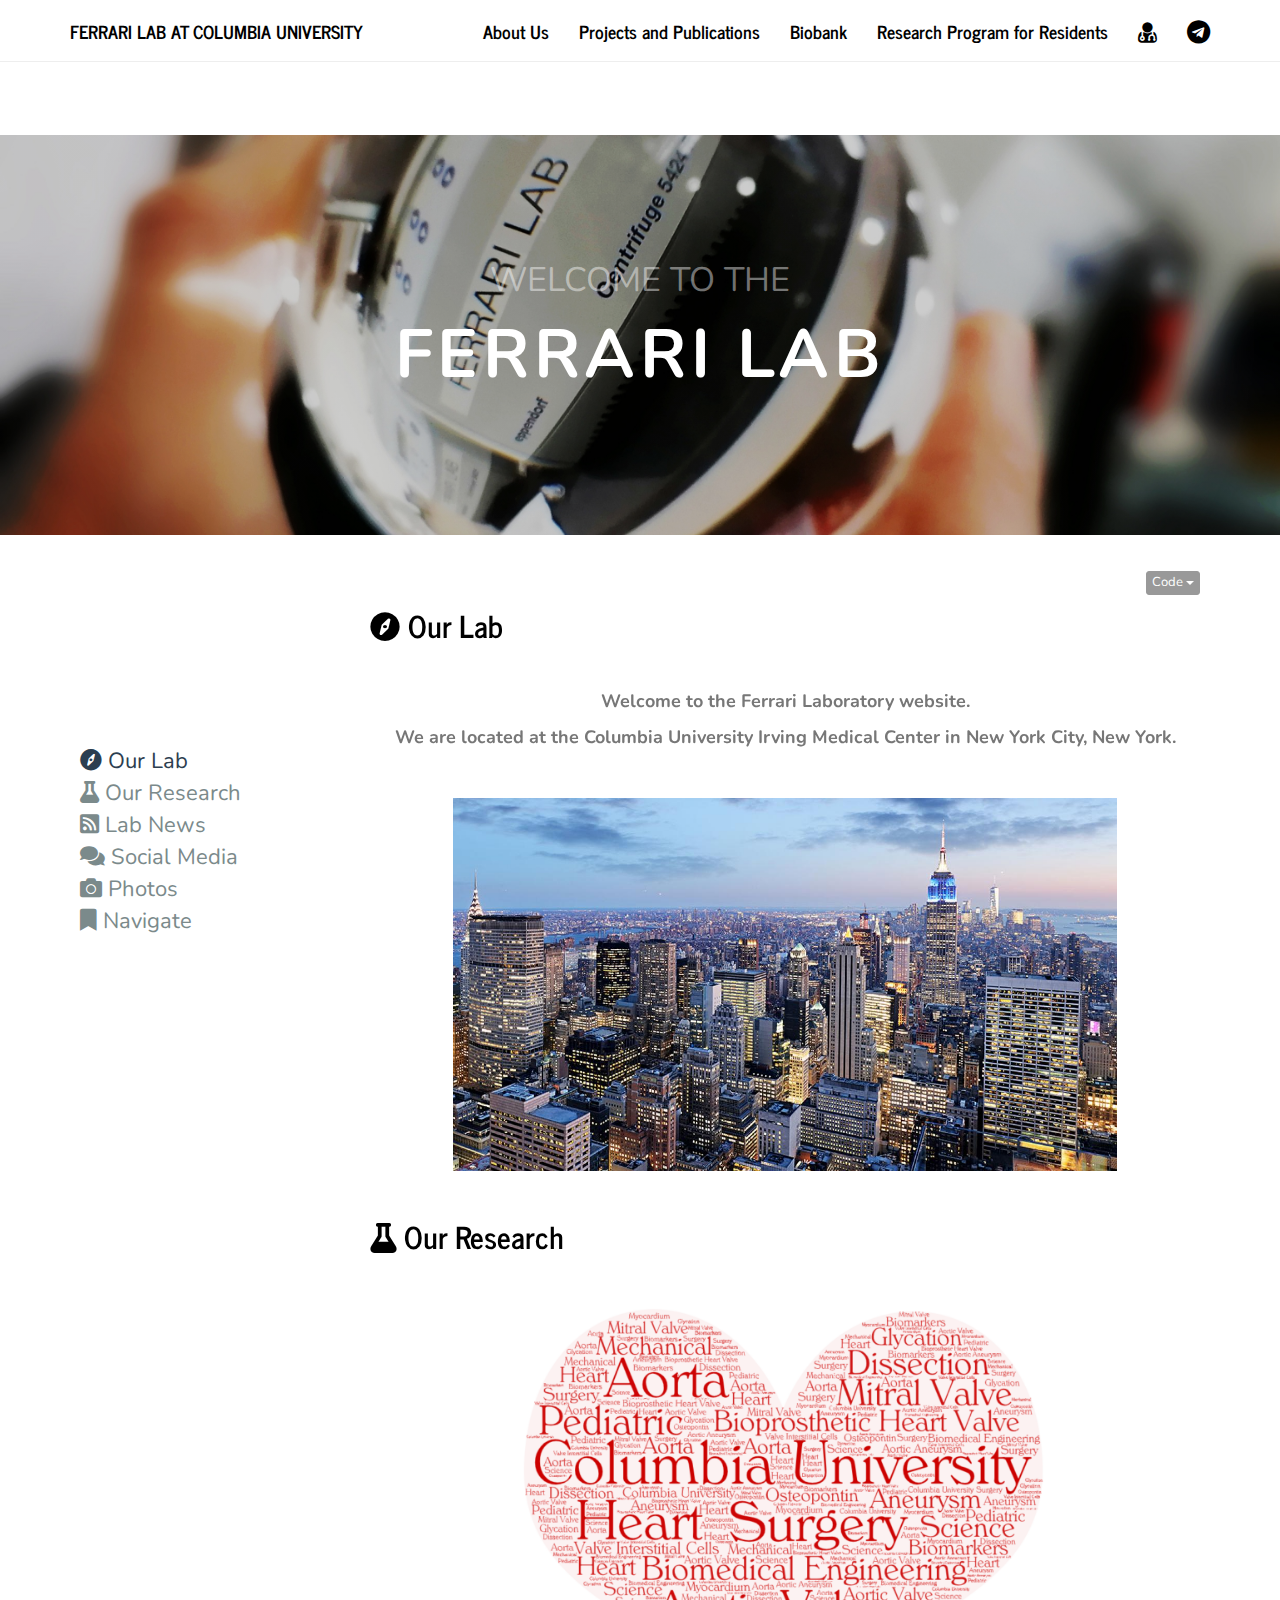
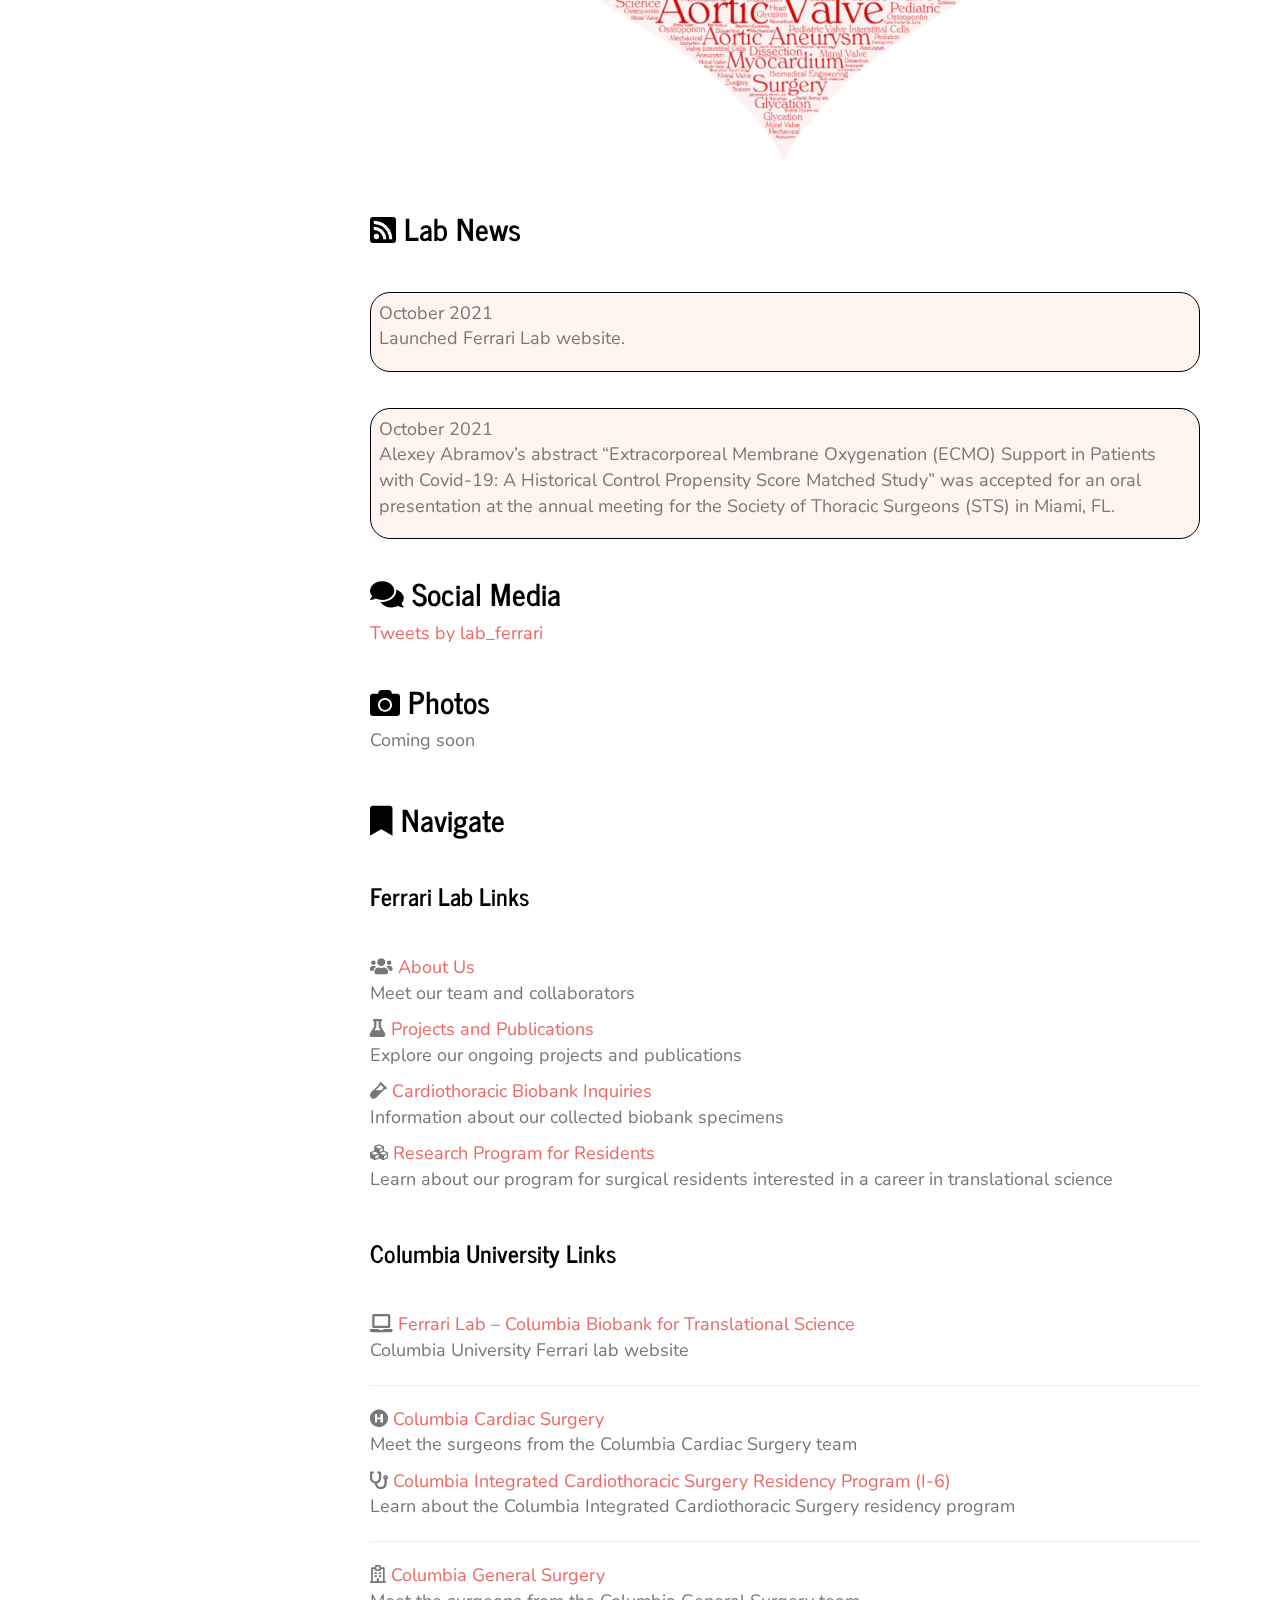
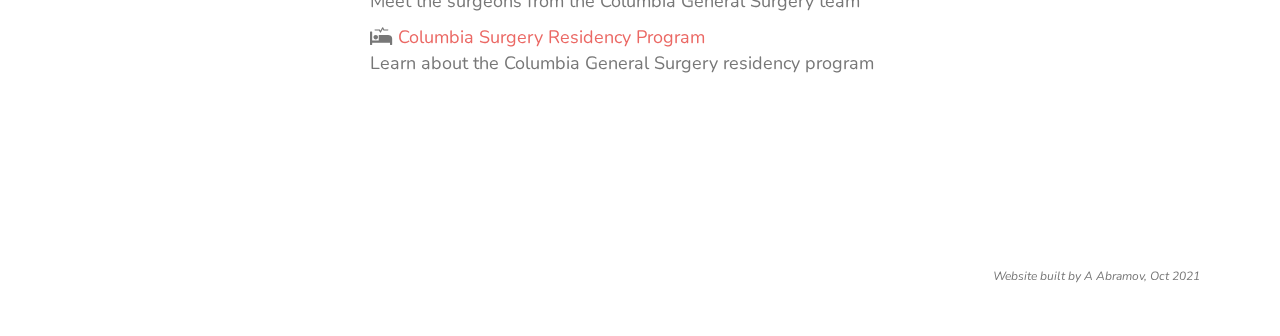
<file: index.html>
<!DOCTYPE html>

<html>

<head>

<meta charset="utf-8" />
<meta name="generator" content="pandoc" />
<meta http-equiv="X-UA-Compatible" content="IE=EDGE" />




<title>index.knit</title>

<script src="site_libs/jquery-3.6.0/jquery-3.6.0.min.js"></script>
<meta name="viewport" content="width=device-width, initial-scale=1" />
<link href="site_libs/bootstrap-3.3.5/css/journal.min.css" rel="stylesheet" />
<script src="site_libs/bootstrap-3.3.5/js/bootstrap.min.js"></script>
<script src="site_libs/bootstrap-3.3.5/shim/html5shiv.min.js"></script>
<script src="site_libs/bootstrap-3.3.5/shim/respond.min.js"></script>
<style>h1 {font-size: 34px;}
       h1.title {font-size: 38px;}
       h2 {font-size: 30px;}
       h3 {font-size: 24px;}
       h4 {font-size: 18px;}
       h5 {font-size: 16px;}
       h6 {font-size: 12px;}
       code {color: inherit; background-color: rgba(0, 0, 0, 0.04);}
       pre:not([class]) { background-color: white }</style>
<script src="site_libs/jqueryui-1.11.4/jquery-ui.min.js"></script>
<link href="site_libs/tocify-1.9.1/jquery.tocify.css" rel="stylesheet" />
<script src="site_libs/tocify-1.9.1/jquery.tocify.js"></script>
<script src="site_libs/navigation-1.1/tabsets.js"></script>
<script src="site_libs/navigation-1.1/codefolding.js"></script>
<link href="site_libs/highlightjs-9.12.0/default.css" rel="stylesheet" />
<script src="site_libs/highlightjs-9.12.0/highlight.js"></script>
<link href="site_libs/font-awesome-5.1.0/css/all.css" rel="stylesheet" />
<link href="site_libs/font-awesome-5.1.0/css/v4-shims.css" rel="stylesheet" />
<div class="hero-image"> 
        <div class="image-text">
          <div class="top-text">Welcome to the</div>
            <div class="bottom-text">Ferrari Lab</div>
        </div>
</div>

<style type="text/css">
  code{white-space: pre-wrap;}
  span.smallcaps{font-variant: small-caps;}
  span.underline{text-decoration: underline;}
  div.column{display: inline-block; vertical-align: top; width: 50%;}
  div.hanging-indent{margin-left: 1.5em; text-indent: -1.5em;}
  ul.task-list{list-style: none;}
    </style>

<style type="text/css">code{white-space: pre;}</style>
<script type="text/javascript">
if (window.hljs) {
  hljs.configure({languages: []});
  hljs.initHighlightingOnLoad();
  if (document.readyState && document.readyState === "complete") {
    window.setTimeout(function() { hljs.initHighlighting(); }, 0);
  }
}
</script>





<link rel="stylesheet" href="style.css" type="text/css" />



<style type = "text/css">
.main-container {
  max-width: 940px;
  margin-left: auto;
  margin-right: auto;
}
img {
  max-width:100%;
}
.tabbed-pane {
  padding-top: 12px;
}
.html-widget {
  margin-bottom: 20px;
}
button.code-folding-btn:focus {
  outline: none;
}
summary {
  display: list-item;
}
pre code {
  padding: 0;
}
</style>


<style type="text/css">
.dropdown-submenu {
  position: relative;
}
.dropdown-submenu>.dropdown-menu {
  top: 0;
  left: 100%;
  margin-top: -6px;
  margin-left: -1px;
  border-radius: 0 6px 6px 6px;
}
.dropdown-submenu:hover>.dropdown-menu {
  display: block;
}
.dropdown-submenu>a:after {
  display: block;
  content: " ";
  float: right;
  width: 0;
  height: 0;
  border-color: transparent;
  border-style: solid;
  border-width: 5px 0 5px 5px;
  border-left-color: #cccccc;
  margin-top: 5px;
  margin-right: -10px;
}
.dropdown-submenu:hover>a:after {
  border-left-color: #adb5bd;
}
.dropdown-submenu.pull-left {
  float: none;
}
.dropdown-submenu.pull-left>.dropdown-menu {
  left: -100%;
  margin-left: 10px;
  border-radius: 6px 0 6px 6px;
}
</style>

<script type="text/javascript">
// manage active state of menu based on current page
$(document).ready(function () {
  // active menu anchor
  href = window.location.pathname
  href = href.substr(href.lastIndexOf('/') + 1)
  if (href === "")
    href = "index.html";
  var menuAnchor = $('a[href="' + href + '"]');

  // mark it active
  menuAnchor.tab('show');

  // if it's got a parent navbar menu mark it active as well
  menuAnchor.closest('li.dropdown').addClass('active');

  // Navbar adjustments
  var navHeight = $(".navbar").first().height() + 15;
  var style = document.createElement('style');
  var pt = "padding-top: " + navHeight + "px; ";
  var mt = "margin-top: -" + navHeight + "px; ";
  var css = "";
  // offset scroll position for anchor links (for fixed navbar)
  for (var i = 1; i <= 6; i++) {
    css += ".section h" + i + "{ " + pt + mt + "}\n";
  }
  style.innerHTML = "body {" + pt + "padding-bottom: 40px; }\n" + css;
  document.head.appendChild(style);
});
</script>

<!-- tabsets -->

<style type="text/css">
.tabset-dropdown > .nav-tabs {
  display: inline-table;
  max-height: 500px;
  min-height: 44px;
  overflow-y: auto;
  border: 1px solid #ddd;
  border-radius: 4px;
}

.tabset-dropdown > .nav-tabs > li.active:before {
  content: "";
  font-family: 'Glyphicons Halflings';
  display: inline-block;
  padding: 10px;
  border-right: 1px solid #ddd;
}

.tabset-dropdown > .nav-tabs.nav-tabs-open > li.active:before {
  content: "&#xe258;";
  border: none;
}

.tabset-dropdown > .nav-tabs.nav-tabs-open:before {
  content: "";
  font-family: 'Glyphicons Halflings';
  display: inline-block;
  padding: 10px;
  border-right: 1px solid #ddd;
}

.tabset-dropdown > .nav-tabs > li.active {
  display: block;
}

.tabset-dropdown > .nav-tabs > li > a,
.tabset-dropdown > .nav-tabs > li > a:focus,
.tabset-dropdown > .nav-tabs > li > a:hover {
  border: none;
  display: inline-block;
  border-radius: 4px;
  background-color: transparent;
}

.tabset-dropdown > .nav-tabs.nav-tabs-open > li {
  display: block;
  float: none;
}

.tabset-dropdown > .nav-tabs > li {
  display: none;
}
</style>

<!-- code folding -->
<style type="text/css">
.code-folding-btn { margin-bottom: 4px; }
</style>



<style type="text/css">

#TOC {
  margin: 25px 0px 20px 0px;
}
@media (max-width: 768px) {
#TOC {
  position: relative;
  width: 100%;
}
}

@media print {
.toc-content {
  /* see https://github.com/w3c/csswg-drafts/issues/4434 */
  float: right;
}
}

.toc-content {
  padding-left: 30px;
  padding-right: 40px;
}

div.main-container {
  max-width: 1200px;
}

div.tocify {
  width: 20%;
  max-width: 260px;
  max-height: 85%;
}

@media (min-width: 768px) and (max-width: 991px) {
  div.tocify {
    width: 25%;
  }
}

@media (max-width: 767px) {
  div.tocify {
    width: 100%;
    max-width: none;
  }
}

.tocify ul, .tocify li {
  line-height: 20px;
}

.tocify-subheader .tocify-item {
  font-size: 0.90em;
}

.tocify .list-group-item {
  border-radius: 0px;
}


</style>



</head>

<body>


<div class="container-fluid main-container">


<!-- setup 3col/9col grid for toc_float and main content  -->
<div class="row">
<div class="col-xs-12 col-sm-4 col-md-3">
<div id="TOC" class="tocify">
</div>
</div>

<div class="toc-content col-xs-12 col-sm-8 col-md-9">




<div class="navbar navbar-default  navbar-fixed-top" role="navigation">
  <div class="container">
    <div class="navbar-header">
      <button type="button" class="navbar-toggle collapsed" data-toggle="collapse" data-target="#navbar">
        <span class="icon-bar"></span>
        <span class="icon-bar"></span>
        <span class="icon-bar"></span>
      </button>
      <a class="navbar-brand" href="index.html">Ferrari Lab at Columbia University</a>
    </div>
    <div id="navbar" class="navbar-collapse collapse">
      <ul class="nav navbar-nav">
        
      </ul>
      <ul class="nav navbar-nav navbar-right">
        <li>
  <a href="about.html">About Us</a>
</li>
<li>
  <a href="projects.html">Projects and Publications</a>
</li>
<li>
  <a href="biobank.html">Biobank</a>
</li>
<li>
  <a href="program.html">Research Program for Residents</a>
</li>
<li>
  <a href="https://columbiasurgery.org/heart/">
    <span class="fa fa-user-md fa-lg"></span>
     
  </a>
</li>
<li>
  <a href="mailto:&lt;gf2375@cumc.columbia.edu&gt;">
    <span class="fa fa-telegram fa-lg"></span>
     
  </a>
</li>
      </ul>
    </div><!--/.nav-collapse -->
  </div><!--/.container -->
</div><!--/.navbar -->

<div id="header">

<div class="btn-group pull-right float-right">
<button type="button" class="btn btn-default btn-xs btn-secondary btn-sm dropdown-toggle" data-toggle="dropdown" aria-haspopup="true" aria-expanded="false"><span>Code</span> <span class="caret"></span></button>
<ul class="dropdown-menu dropdown-menu-right" style="min-width: 50px;">
<li><a id="rmd-show-all-code" href="#">Show All Code</a></li>
<li><a id="rmd-hide-all-code" href="#">Hide All Code</a></li>
</ul>
</div>




</div>


<head>
<link rel="stylesheet" href="https://cdnjs.cloudflare.com/ajax/libs/font-awesome/4.7.0/css/font-awesome.min.css">
</head>
<body>
<p><br />
</p>
<div id="our-lab" class="section level2">
<h2><i class='fas fa-compass'></i> Our Lab</h2>
<p><br />
</p>
<center>
<p><strong>Welcome to the Ferrari Laboratory website.</strong><br />
</p>
<p><strong>We are located at the Columbia University Irving Medical Center in New York City, New York.</strong></p>
<p><br />
</p>
<p><img src="images/nyc.jpg" style="width:80.0%" /></p>
</center>
<p><br />
</p>
</div>
<div id="our-research" class="section level2">
<h2><i class='fas fa-flask'></i> Our Research<br />
</h2>
<p><br />
</p>
<center>
<p><img src="images/research.png" style="width:65.0%" /></p>
</center>
<p><br />
</p>
</div>
<div id="lab-news" class="section level2">
<h2><i class='fas fa-rss-square'></i> Lab News</h2>
<p><br />
</p>
<div id="demobox">
<p>October 2021<br />
Launched Ferrari Lab website.</p>
</div>
<p><br />
</p>
<div id="demobox">
<p>October 2021<br />
Alexey Abramov’s abstract “Extracorporeal Membrane Oxygenation (ECMO) Support in Patients with Covid-19: A Historical Control Propensity Score Matched Study” was accepted for an oral presentation at the annual meeting for the Society of Thoracic Surgeons (STS) in Miami, FL.</p>
</div>
<p><br />
</p>
</div>
<div id="social-media" class="section level2">
<h2><i class='fas fa-comments'></i> Social Media</h2>
<a class="twitter-timeline" data-width="650" data-height="350" href="https://twitter.com/lab_ferrari?ref_src=twsrc%5Etfw">Tweets by lab_ferrari</a>
<script async src="https://platform.twitter.com/widgets.js" charset="utf-8"></script>
<p><br />
</p>
</div>
<div id="photos" class="section level2">
<h2><i class='fas fa-camera'></i> Photos</h2>
<p>Coming soon</p>
<p><br />
</p>
</div>
<div id="navigate" class="section level2">
<h2><i class='fas fa-bookmark'></i> Navigate</h2>
<p><br />
</p>
<div id="ferrari-lab-links" class="section level3">
<h3>Ferrari Lab Links</h3>
<p><br />
</p>
<p><i class='fas fa-users'></i> <a href="about.html">About Us</a><br />
Meet our team and collaborators</p>
<p><i class='fas fa-flask'></i> <a href="projects.html">Projects and Publications</a><br />
Explore our ongoing projects and publications</p>
<p><i class='fas fa-vial'></i> <a href="biobank.html">Cardiothoracic Biobank Inquiries</a><br />
Information about our collected biobank specimens</p>
<p><i class='fas fa-cubes'></i> <a href="program.html">Research Program for Residents</a><br />
Learn about our program for surgical residents interested in a career in translational science</p>
<p><br />
</p>
</div>
<div id="columbia-university-links" class="section level3">
<h3>Columbia University Links</h3>
<p><br />
</p>
<p><i class='fas fa-laptop'></i> <a href="https://columbiasurgery.org/research/ferrari-lab">Ferrari Lab – Columbia Biobank for Translational Science</a><br />
Columbia University Ferrari lab website</p>
<hr />
<p><i class='fas fa-hospital-symbol'></i> <a href="https://columbiasurgery.org/heart">Columbia Cardiac Surgery</a><br />
Meet the surgeons from the Columbia Cardiac Surgery team</p>
<p><i class='fas fa-stethoscope'></i> <a href="https://columbiasurgery.org/cardiothoracic-training">Columbia Integrated Cardiothoracic Surgery Residency Program (I-6)</a><br />
Learn about the Columbia Integrated Cardiothoracic Surgery residency program</p>
<hr />
<p><i class="fa fa-hospital-o" aria-hidden="true"></i> <a href="https://columbiasurgery.org/">Columbia General Surgery</a><br />
Meet the surgeons from the Columbia General Surgery team</p>
<p><i class='fas fa-procedures'></i> <a href="https://columbiasurgery.org/general-surgery-residency">Columbia Surgery Residency Program</a><br />
Learn about the Columbia General Surgery residency program</p>
<p><br />
</p>
</body>
<p><br />
</p>
<p><br />
</p>
<p><br />
</p>
<p><br />
</p>
<p style="text-align:right;font-size:12px;">
<em>Website built by A Abramov, Oct 2021</em>
</p>
</div>
</div>



</div>
</div>

</div>

<script>

// add bootstrap table styles to pandoc tables
function bootstrapStylePandocTables() {
  $('tr.odd').parent('tbody').parent('table').addClass('table table-condensed');
}
$(document).ready(function () {
  bootstrapStylePandocTables();
});


</script>

<!-- tabsets -->

<script>
$(document).ready(function () {
  window.buildTabsets("TOC");
});

$(document).ready(function () {
  $('.tabset-dropdown > .nav-tabs > li').click(function () {
    $(this).parent().toggleClass('nav-tabs-open');
  });
});
</script>

<!-- code folding -->
<script>
$(document).ready(function () {
  window.initializeCodeFolding("hide" === "show");
});
</script>

<script>
$(document).ready(function ()  {

    // temporarily add toc-ignore selector to headers for the consistency with Pandoc
    $('.unlisted.unnumbered').addClass('toc-ignore')

    // move toc-ignore selectors from section div to header
    $('div.section.toc-ignore')
        .removeClass('toc-ignore')
        .children('h1,h2,h3,h4,h5').addClass('toc-ignore');

    // establish options
    var options = {
      selectors: "h1,h2,h3",
      theme: "bootstrap3",
      context: '.toc-content',
      hashGenerator: function (text) {
        return text.replace(/[.\\/?&!#<>]/g, '').replace(/\s/g, '_');
      },
      ignoreSelector: ".toc-ignore",
      scrollTo: 0
    };
    options.showAndHide = true;
    options.smoothScroll = true;

    // tocify
    var toc = $("#TOC").tocify(options).data("toc-tocify");
});
</script>

<!-- dynamically load mathjax for compatibility with self-contained -->
<script>
  (function () {
    var script = document.createElement("script");
    script.type = "text/javascript";
    script.src  = "https://mathjax.rstudio.com/latest/MathJax.js?config=TeX-AMS-MML_HTMLorMML";
    document.getElementsByTagName("head")[0].appendChild(script);
  })();
</script>

</body>
</html>
</file>
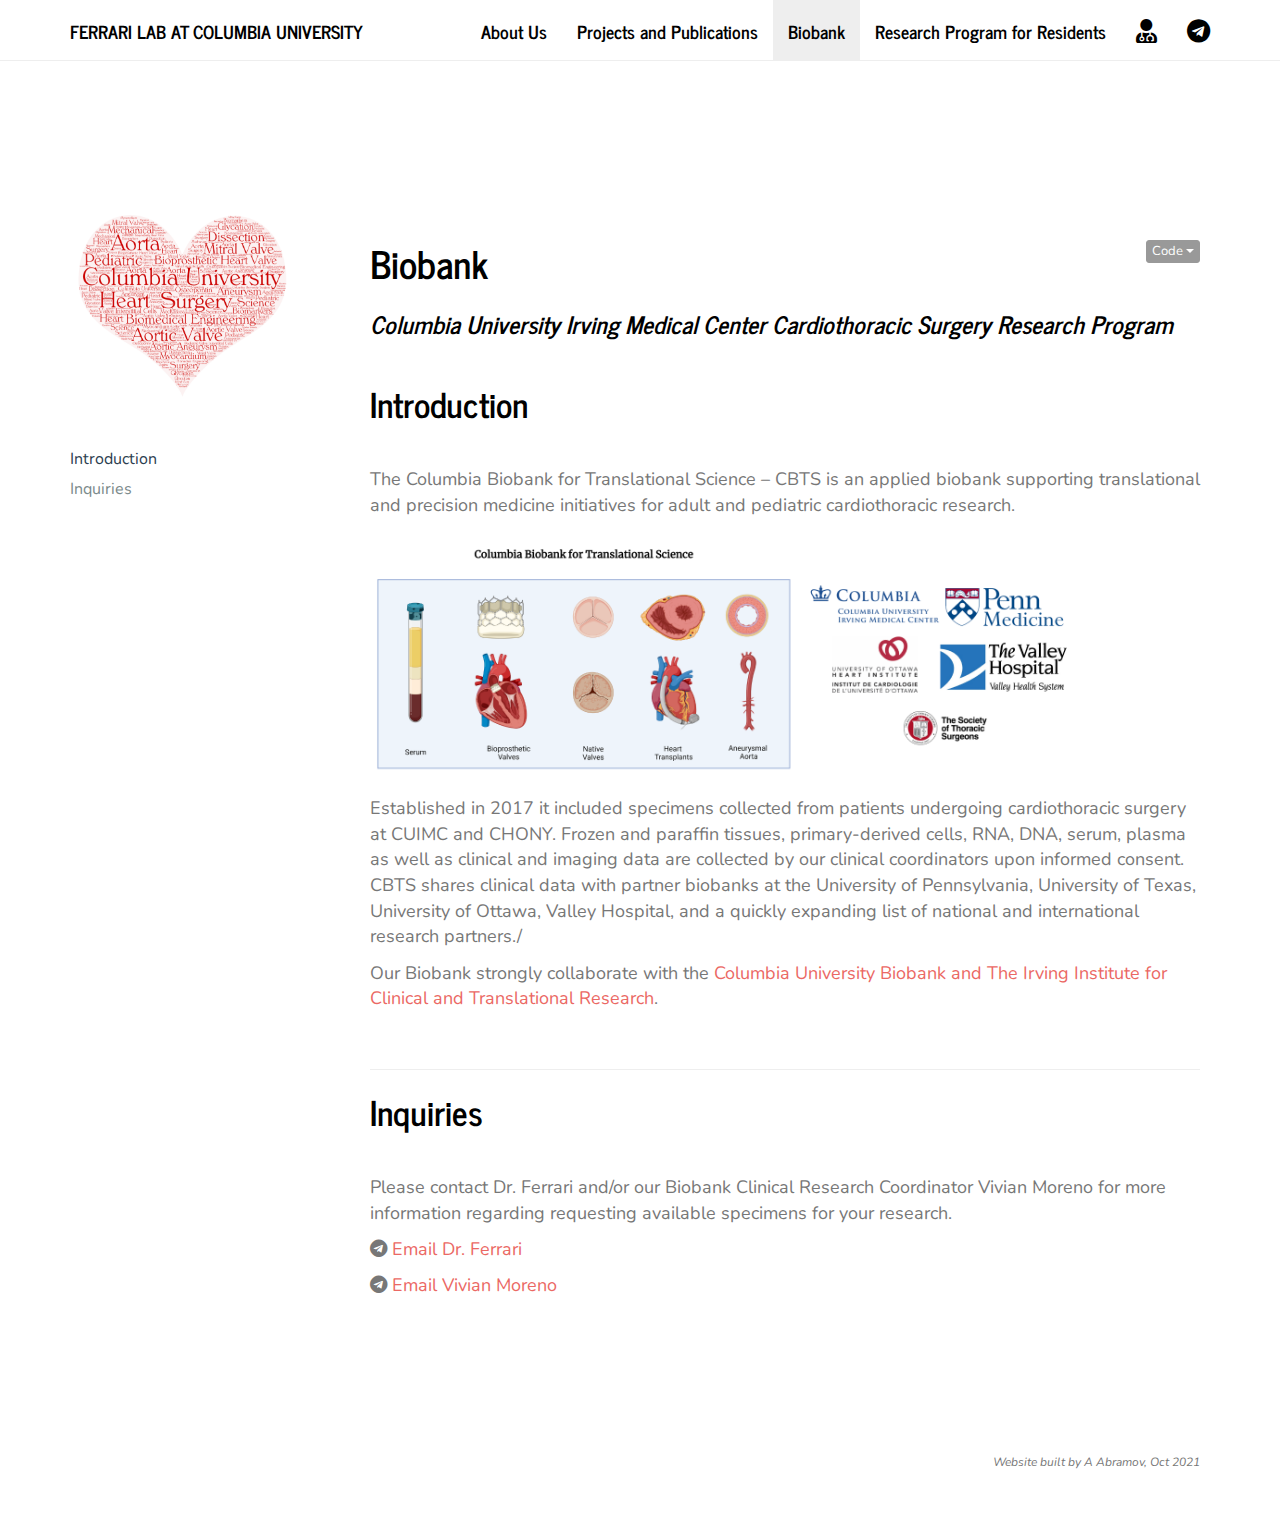
<file: biobank.html>
<!DOCTYPE html>

<html>

<head>

<meta charset="utf-8" />
<meta name="generator" content="pandoc" />
<meta http-equiv="X-UA-Compatible" content="IE=EDGE" />




<title>Biobank</title>

<script src="site_libs/jquery-3.6.0/jquery-3.6.0.min.js"></script>
<meta name="viewport" content="width=device-width, initial-scale=1" />
<link href="site_libs/bootstrap-3.3.5/css/journal.min.css" rel="stylesheet" />
<script src="site_libs/bootstrap-3.3.5/js/bootstrap.min.js"></script>
<script src="site_libs/bootstrap-3.3.5/shim/html5shiv.min.js"></script>
<script src="site_libs/bootstrap-3.3.5/shim/respond.min.js"></script>
<style>h1 {font-size: 34px;}
       h1.title {font-size: 38px;}
       h2 {font-size: 30px;}
       h3 {font-size: 24px;}
       h4 {font-size: 18px;}
       h5 {font-size: 16px;}
       h6 {font-size: 12px;}
       code {color: inherit; background-color: rgba(0, 0, 0, 0.04);}
       pre:not([class]) { background-color: white }</style>
<script src="site_libs/jqueryui-1.11.4/jquery-ui.min.js"></script>
<link href="site_libs/tocify-1.9.1/jquery.tocify.css" rel="stylesheet" />
<script src="site_libs/tocify-1.9.1/jquery.tocify.js"></script>
<script src="site_libs/navigation-1.1/tabsets.js"></script>
<script src="site_libs/navigation-1.1/codefolding.js"></script>
<link href="site_libs/highlightjs-9.12.0/default.css" rel="stylesheet" />
<script src="site_libs/highlightjs-9.12.0/highlight.js"></script>
<link href="site_libs/font-awesome-5.1.0/css/all.css" rel="stylesheet" />
<link href="site_libs/font-awesome-5.1.0/css/v4-shims.css" rel="stylesheet" />

<style type="text/css">
  code{white-space: pre-wrap;}
  span.smallcaps{font-variant: small-caps;}
  span.underline{text-decoration: underline;}
  div.column{display: inline-block; vertical-align: top; width: 50%;}
  div.hanging-indent{margin-left: 1.5em; text-indent: -1.5em;}
  ul.task-list{list-style: none;}
    </style>

<style type="text/css">code{white-space: pre;}</style>
<script type="text/javascript">
if (window.hljs) {
  hljs.configure({languages: []});
  hljs.initHighlightingOnLoad();
  if (document.readyState && document.readyState === "complete") {
    window.setTimeout(function() { hljs.initHighlighting(); }, 0);
  }
}
</script>





<link rel="stylesheet" href="style2.css" type="text/css" />



<style type = "text/css">
.main-container {
  max-width: 940px;
  margin-left: auto;
  margin-right: auto;
}
img {
  max-width:100%;
}
.tabbed-pane {
  padding-top: 12px;
}
.html-widget {
  margin-bottom: 20px;
}
button.code-folding-btn:focus {
  outline: none;
}
summary {
  display: list-item;
}
pre code {
  padding: 0;
}
</style>


<style type="text/css">
.dropdown-submenu {
  position: relative;
}
.dropdown-submenu>.dropdown-menu {
  top: 0;
  left: 100%;
  margin-top: -6px;
  margin-left: -1px;
  border-radius: 0 6px 6px 6px;
}
.dropdown-submenu:hover>.dropdown-menu {
  display: block;
}
.dropdown-submenu>a:after {
  display: block;
  content: " ";
  float: right;
  width: 0;
  height: 0;
  border-color: transparent;
  border-style: solid;
  border-width: 5px 0 5px 5px;
  border-left-color: #cccccc;
  margin-top: 5px;
  margin-right: -10px;
}
.dropdown-submenu:hover>a:after {
  border-left-color: #adb5bd;
}
.dropdown-submenu.pull-left {
  float: none;
}
.dropdown-submenu.pull-left>.dropdown-menu {
  left: -100%;
  margin-left: 10px;
  border-radius: 6px 0 6px 6px;
}
</style>

<script type="text/javascript">
// manage active state of menu based on current page
$(document).ready(function () {
  // active menu anchor
  href = window.location.pathname
  href = href.substr(href.lastIndexOf('/') + 1)
  if (href === "")
    href = "index.html";
  var menuAnchor = $('a[href="' + href + '"]');

  // mark it active
  menuAnchor.tab('show');

  // if it's got a parent navbar menu mark it active as well
  menuAnchor.closest('li.dropdown').addClass('active');

  // Navbar adjustments
  var navHeight = $(".navbar").first().height() + 15;
  var style = document.createElement('style');
  var pt = "padding-top: " + navHeight + "px; ";
  var mt = "margin-top: -" + navHeight + "px; ";
  var css = "";
  // offset scroll position for anchor links (for fixed navbar)
  for (var i = 1; i <= 6; i++) {
    css += ".section h" + i + "{ " + pt + mt + "}\n";
  }
  style.innerHTML = "body {" + pt + "padding-bottom: 40px; }\n" + css;
  document.head.appendChild(style);
});
</script>

<!-- tabsets -->

<style type="text/css">
.tabset-dropdown > .nav-tabs {
  display: inline-table;
  max-height: 500px;
  min-height: 44px;
  overflow-y: auto;
  border: 1px solid #ddd;
  border-radius: 4px;
}

.tabset-dropdown > .nav-tabs > li.active:before {
  content: "";
  font-family: 'Glyphicons Halflings';
  display: inline-block;
  padding: 10px;
  border-right: 1px solid #ddd;
}

.tabset-dropdown > .nav-tabs.nav-tabs-open > li.active:before {
  content: "&#xe258;";
  border: none;
}

.tabset-dropdown > .nav-tabs.nav-tabs-open:before {
  content: "";
  font-family: 'Glyphicons Halflings';
  display: inline-block;
  padding: 10px;
  border-right: 1px solid #ddd;
}

.tabset-dropdown > .nav-tabs > li.active {
  display: block;
}

.tabset-dropdown > .nav-tabs > li > a,
.tabset-dropdown > .nav-tabs > li > a:focus,
.tabset-dropdown > .nav-tabs > li > a:hover {
  border: none;
  display: inline-block;
  border-radius: 4px;
  background-color: transparent;
}

.tabset-dropdown > .nav-tabs.nav-tabs-open > li {
  display: block;
  float: none;
}

.tabset-dropdown > .nav-tabs > li {
  display: none;
}
</style>

<!-- code folding -->
<style type="text/css">
.code-folding-btn { margin-bottom: 4px; }
</style>



<style type="text/css">

#TOC {
  margin: 25px 0px 20px 0px;
}
@media (max-width: 768px) {
#TOC {
  position: relative;
  width: 100%;
}
}

@media print {
.toc-content {
  /* see https://github.com/w3c/csswg-drafts/issues/4434 */
  float: right;
}
}

.toc-content {
  padding-left: 30px;
  padding-right: 40px;
}

div.main-container {
  max-width: 1200px;
}

div.tocify {
  width: 20%;
  max-width: 260px;
  max-height: 85%;
}

@media (min-width: 768px) and (max-width: 991px) {
  div.tocify {
    width: 25%;
  }
}

@media (max-width: 767px) {
  div.tocify {
    width: 100%;
    max-width: none;
  }
}

.tocify ul, .tocify li {
  line-height: 20px;
}

.tocify-subheader .tocify-item {
  font-size: 0.90em;
}

.tocify .list-group-item {
  border-radius: 0px;
}


</style>



</head>

<body>


<div class="container-fluid main-container">


<!-- setup 3col/9col grid for toc_float and main content  -->
<div class="row">
<div class="col-xs-12 col-sm-4 col-md-3">
<div id="TOC" class="tocify">
</div>
</div>

<div class="toc-content col-xs-12 col-sm-8 col-md-9">




<div class="navbar navbar-default  navbar-fixed-top" role="navigation">
  <div class="container">
    <div class="navbar-header">
      <button type="button" class="navbar-toggle collapsed" data-toggle="collapse" data-target="#navbar">
        <span class="icon-bar"></span>
        <span class="icon-bar"></span>
        <span class="icon-bar"></span>
      </button>
      <a class="navbar-brand" href="index.html">Ferrari Lab at Columbia University</a>
    </div>
    <div id="navbar" class="navbar-collapse collapse">
      <ul class="nav navbar-nav">
        
      </ul>
      <ul class="nav navbar-nav navbar-right">
        <li>
  <a href="about.html">About Us</a>
</li>
<li>
  <a href="projects.html">Projects and Publications</a>
</li>
<li>
  <a href="biobank.html">Biobank</a>
</li>
<li>
  <a href="program.html">Research Program for Residents</a>
</li>
<li>
  <a href="https://columbiasurgery.org/heart/">
    <span class="fa fa-user-md fa-lg"></span>
     
  </a>
</li>
<li>
  <a href="mailto:&lt;gf2375@cumc.columbia.edu&gt;">
    <span class="fa fa-telegram fa-lg"></span>
     
  </a>
</li>
      </ul>
    </div><!--/.nav-collapse -->
  </div><!--/.container -->
</div><!--/.navbar -->

<div id="header">

<div class="btn-group pull-right float-right">
<button type="button" class="btn btn-default btn-xs btn-secondary btn-sm dropdown-toggle" data-toggle="dropdown" aria-haspopup="true" aria-expanded="false"><span>Code</span> <span class="caret"></span></button>
<ul class="dropdown-menu dropdown-menu-right" style="min-width: 50px;">
<li><a id="rmd-show-all-code" href="#">Show All Code</a></li>
<li><a id="rmd-hide-all-code" href="#">Hide All Code</a></li>
</ul>
</div>



<h1 class="title toc-ignore">Biobank</h1>
<h3 class="subtitle"><em>Columbia University Irving Medical Center Cardiothoracic Surgery Research Program</em></h3>

</div>


<p><br />
</p>
<body>
<div id="introduction" class="section level1">
<h1>Introduction</h1>
<p><br />
</p>
<p>The Columbia Biobank for Translational Science – CBTS is an applied biobank supporting translational and precision medicine initiatives for adult and pediatric cardiothoracic research.<br />
</p>
<p><img src="images/biobank_cropped.png" style="width:85.0%" /></p>
<p>Established in 2017 it included specimens collected from patients undergoing cardiothoracic surgery at CUIMC and CHONY. Frozen and paraffin tissues, primary-derived cells, RNA, DNA, serum, plasma as well as clinical and imaging data are collected by our clinical coordinators upon informed consent. CBTS shares clinical data with partner biobanks at the University of Pennsylvania, University of Texas, University of Ottawa, Valley Hospital, and a quickly expanding list of national and international research partners./</p>
<p>Our Biobank strongly collaborate with the <a href="https://www.irvinginstitute.columbia.edu">Columbia University Biobank and The Irving Institute for Clinical and Translational Research</a>.</p>
<p><br />
</p>
<hr />
</div>
<div id="inquiries" class="section level1">
<h1>Inquiries</h1>
<p><br />
</p>
<p>Please contact Dr. Ferrari and/or our Biobank Clinical Research Coordinator Vivian Moreno for more information regarding requesting available specimens for your research.</p>
<p><i class="fa fa-telegram"></i> <a href="mailto:%3Cgf2375@cumc.columbia.edu%3E">Email Dr. Ferrari</a></p>
<p><i class="fa fa-telegram"></i> <a href="mailto:%3Cvmm2142@cumc.columbia.edu%3E">Email Vivian Moreno</a></p>
<p><br />
</p>
<p><br />
</p>
<p><br />
</p>
<p><br />
</p>
<p style="text-align:right;font-size:12px;">
<em>Website built by A Abramov, Oct 2021</em>
</p>
</div>



</div>
</div>

</div>

<script>

// add bootstrap table styles to pandoc tables
function bootstrapStylePandocTables() {
  $('tr.odd').parent('tbody').parent('table').addClass('table table-condensed');
}
$(document).ready(function () {
  bootstrapStylePandocTables();
});


</script>

<!-- tabsets -->

<script>
$(document).ready(function () {
  window.buildTabsets("TOC");
});

$(document).ready(function () {
  $('.tabset-dropdown > .nav-tabs > li').click(function () {
    $(this).parent().toggleClass('nav-tabs-open');
  });
});
</script>

<!-- code folding -->
<script>
$(document).ready(function () {
  window.initializeCodeFolding("hide" === "show");
});
</script>

<script>
$(document).ready(function ()  {

    // temporarily add toc-ignore selector to headers for the consistency with Pandoc
    $('.unlisted.unnumbered').addClass('toc-ignore')

    // move toc-ignore selectors from section div to header
    $('div.section.toc-ignore')
        .removeClass('toc-ignore')
        .children('h1,h2,h3,h4,h5').addClass('toc-ignore');

    // establish options
    var options = {
      selectors: "h1,h2,h3",
      theme: "bootstrap3",
      context: '.toc-content',
      hashGenerator: function (text) {
        return text.replace(/[.\\/?&!#<>]/g, '').replace(/\s/g, '_');
      },
      ignoreSelector: ".toc-ignore",
      scrollTo: 0
    };
    options.showAndHide = true;
    options.smoothScroll = true;

    // tocify
    var toc = $("#TOC").tocify(options).data("toc-tocify");
});
</script>

<!-- dynamically load mathjax for compatibility with self-contained -->
<script>
  (function () {
    var script = document.createElement("script");
    script.type = "text/javascript";
    script.src  = "https://mathjax.rstudio.com/latest/MathJax.js?config=TeX-AMS-MML_HTMLorMML";
    document.getElementsByTagName("head")[0].appendChild(script);
  })();
</script>

</body>
</html>
</file>
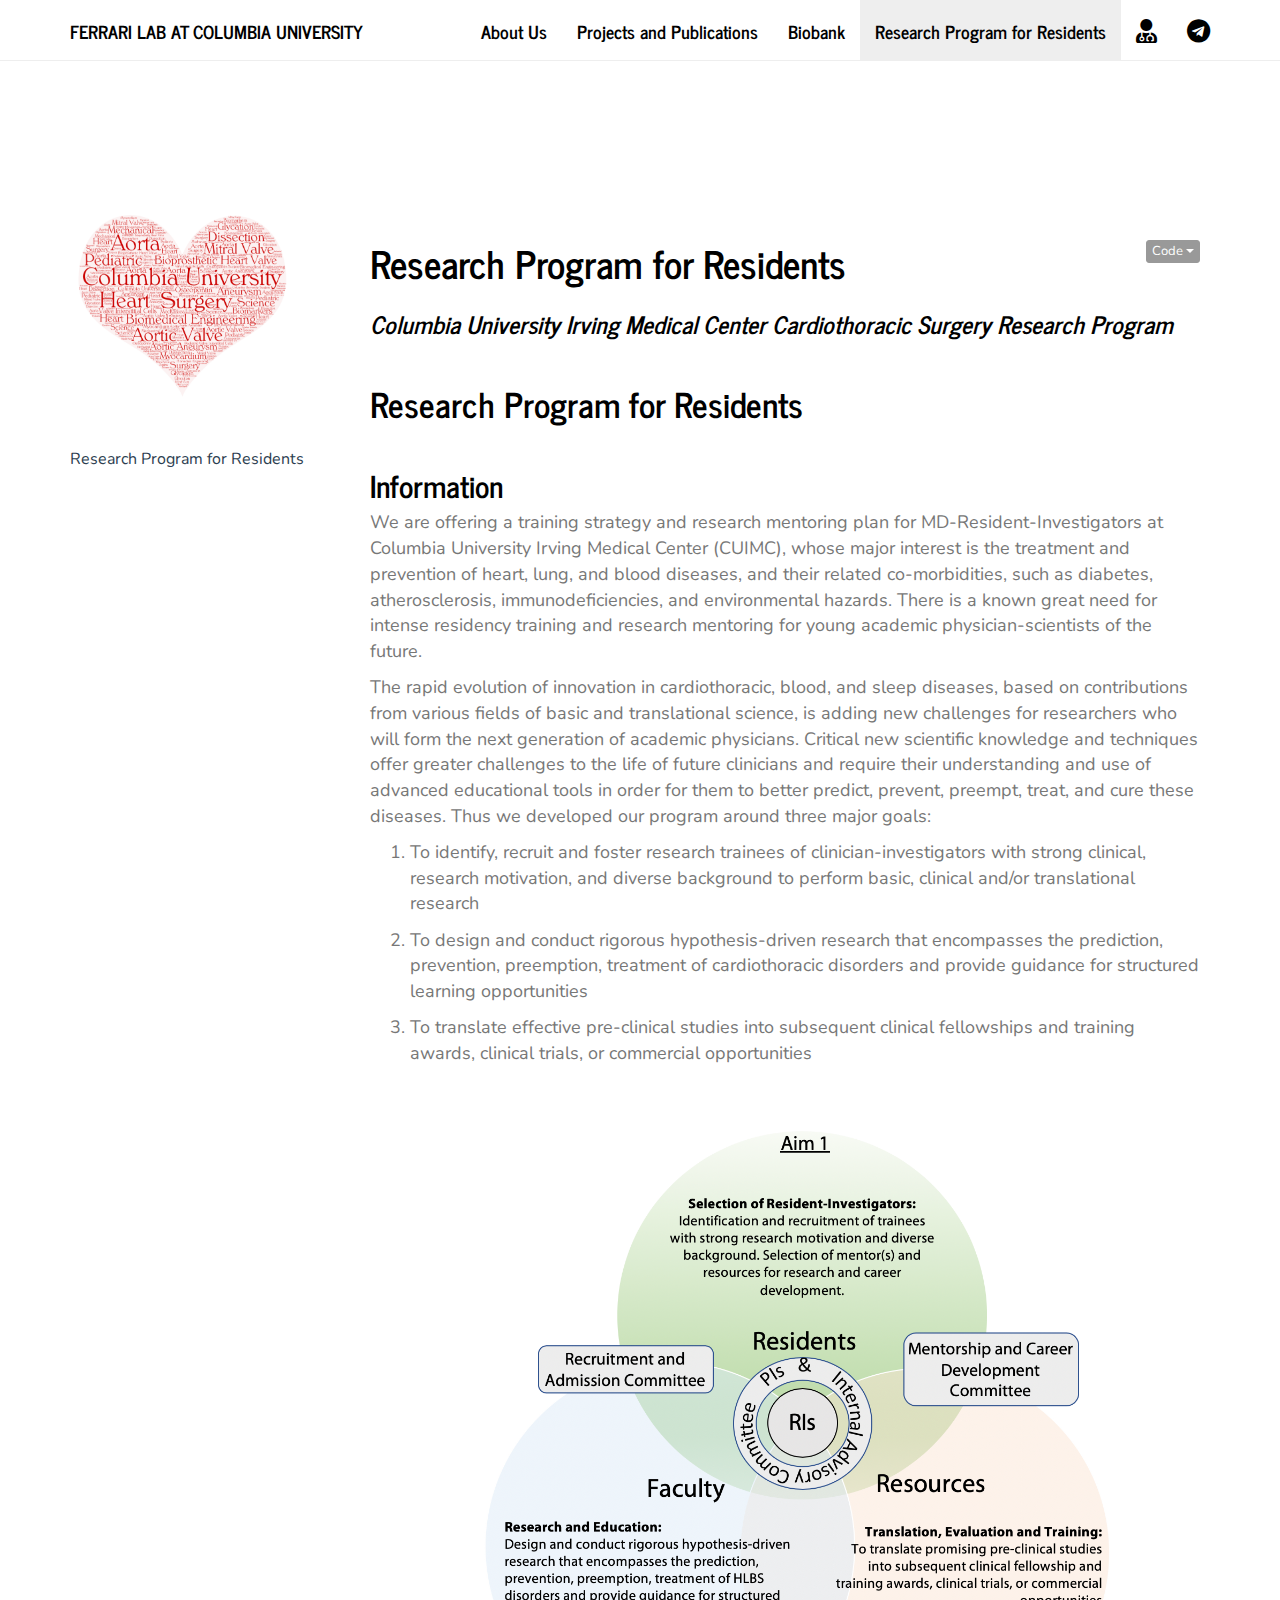
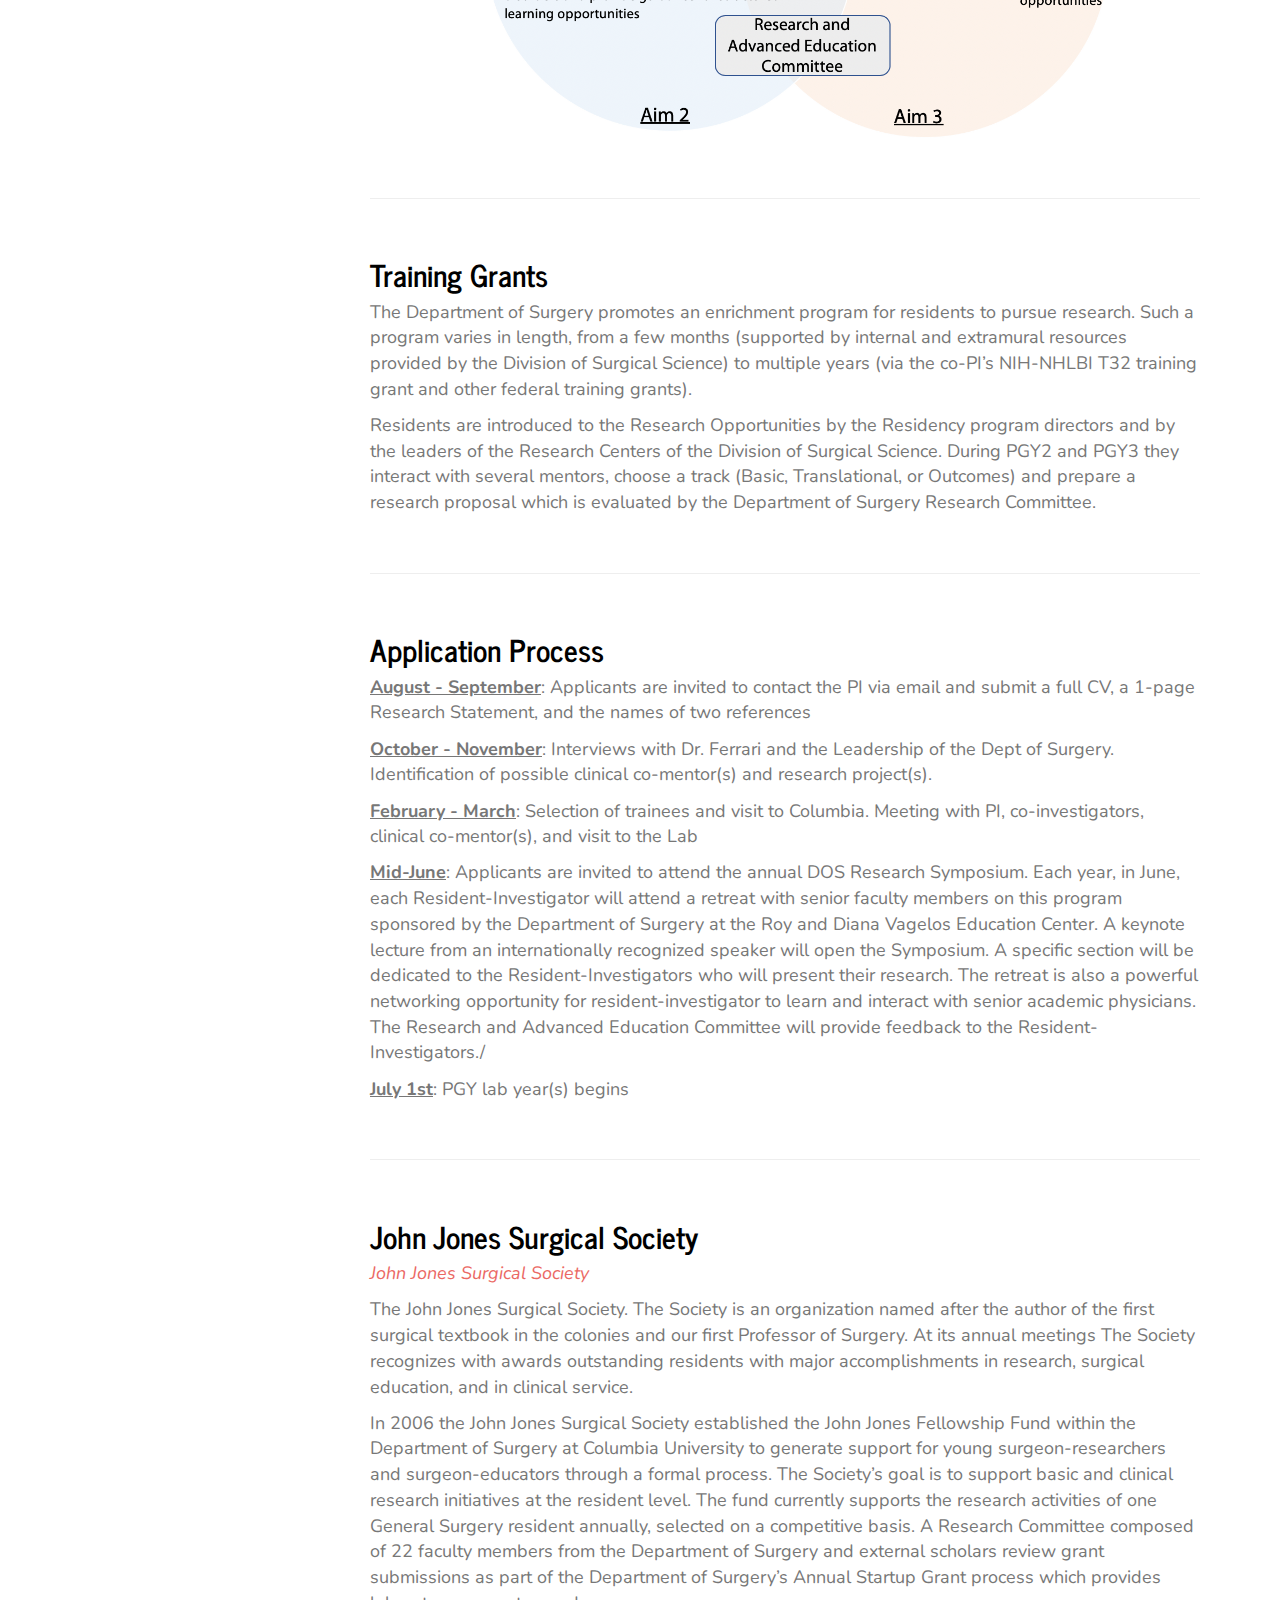
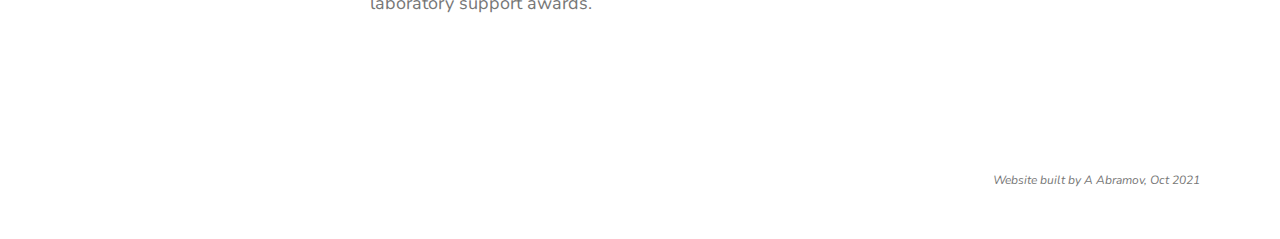
<file: program.html>
<!DOCTYPE html>

<html>

<head>

<meta charset="utf-8" />
<meta name="generator" content="pandoc" />
<meta http-equiv="X-UA-Compatible" content="IE=EDGE" />




<title>Research Program for Residents</title>

<script src="site_libs/jquery-3.6.0/jquery-3.6.0.min.js"></script>
<meta name="viewport" content="width=device-width, initial-scale=1" />
<link href="site_libs/bootstrap-3.3.5/css/journal.min.css" rel="stylesheet" />
<script src="site_libs/bootstrap-3.3.5/js/bootstrap.min.js"></script>
<script src="site_libs/bootstrap-3.3.5/shim/html5shiv.min.js"></script>
<script src="site_libs/bootstrap-3.3.5/shim/respond.min.js"></script>
<style>h1 {font-size: 34px;}
       h1.title {font-size: 38px;}
       h2 {font-size: 30px;}
       h3 {font-size: 24px;}
       h4 {font-size: 18px;}
       h5 {font-size: 16px;}
       h6 {font-size: 12px;}
       code {color: inherit; background-color: rgba(0, 0, 0, 0.04);}
       pre:not([class]) { background-color: white }</style>
<script src="site_libs/jqueryui-1.11.4/jquery-ui.min.js"></script>
<link href="site_libs/tocify-1.9.1/jquery.tocify.css" rel="stylesheet" />
<script src="site_libs/tocify-1.9.1/jquery.tocify.js"></script>
<script src="site_libs/navigation-1.1/tabsets.js"></script>
<script src="site_libs/navigation-1.1/codefolding.js"></script>
<link href="site_libs/highlightjs-9.12.0/default.css" rel="stylesheet" />
<script src="site_libs/highlightjs-9.12.0/highlight.js"></script>
<link href="site_libs/font-awesome-5.1.0/css/all.css" rel="stylesheet" />
<link href="site_libs/font-awesome-5.1.0/css/v4-shims.css" rel="stylesheet" />

<style type="text/css">
  code{white-space: pre-wrap;}
  span.smallcaps{font-variant: small-caps;}
  span.underline{text-decoration: underline;}
  div.column{display: inline-block; vertical-align: top; width: 50%;}
  div.hanging-indent{margin-left: 1.5em; text-indent: -1.5em;}
  ul.task-list{list-style: none;}
    </style>

<style type="text/css">code{white-space: pre;}</style>
<script type="text/javascript">
if (window.hljs) {
  hljs.configure({languages: []});
  hljs.initHighlightingOnLoad();
  if (document.readyState && document.readyState === "complete") {
    window.setTimeout(function() { hljs.initHighlighting(); }, 0);
  }
}
</script>





<link rel="stylesheet" href="style2.css" type="text/css" />



<style type = "text/css">
.main-container {
  max-width: 940px;
  margin-left: auto;
  margin-right: auto;
}
img {
  max-width:100%;
}
.tabbed-pane {
  padding-top: 12px;
}
.html-widget {
  margin-bottom: 20px;
}
button.code-folding-btn:focus {
  outline: none;
}
summary {
  display: list-item;
}
pre code {
  padding: 0;
}
</style>


<style type="text/css">
.dropdown-submenu {
  position: relative;
}
.dropdown-submenu>.dropdown-menu {
  top: 0;
  left: 100%;
  margin-top: -6px;
  margin-left: -1px;
  border-radius: 0 6px 6px 6px;
}
.dropdown-submenu:hover>.dropdown-menu {
  display: block;
}
.dropdown-submenu>a:after {
  display: block;
  content: " ";
  float: right;
  width: 0;
  height: 0;
  border-color: transparent;
  border-style: solid;
  border-width: 5px 0 5px 5px;
  border-left-color: #cccccc;
  margin-top: 5px;
  margin-right: -10px;
}
.dropdown-submenu:hover>a:after {
  border-left-color: #adb5bd;
}
.dropdown-submenu.pull-left {
  float: none;
}
.dropdown-submenu.pull-left>.dropdown-menu {
  left: -100%;
  margin-left: 10px;
  border-radius: 6px 0 6px 6px;
}
</style>

<script type="text/javascript">
// manage active state of menu based on current page
$(document).ready(function () {
  // active menu anchor
  href = window.location.pathname
  href = href.substr(href.lastIndexOf('/') + 1)
  if (href === "")
    href = "index.html";
  var menuAnchor = $('a[href="' + href + '"]');

  // mark it active
  menuAnchor.tab('show');

  // if it's got a parent navbar menu mark it active as well
  menuAnchor.closest('li.dropdown').addClass('active');

  // Navbar adjustments
  var navHeight = $(".navbar").first().height() + 15;
  var style = document.createElement('style');
  var pt = "padding-top: " + navHeight + "px; ";
  var mt = "margin-top: -" + navHeight + "px; ";
  var css = "";
  // offset scroll position for anchor links (for fixed navbar)
  for (var i = 1; i <= 6; i++) {
    css += ".section h" + i + "{ " + pt + mt + "}\n";
  }
  style.innerHTML = "body {" + pt + "padding-bottom: 40px; }\n" + css;
  document.head.appendChild(style);
});
</script>

<!-- tabsets -->

<style type="text/css">
.tabset-dropdown > .nav-tabs {
  display: inline-table;
  max-height: 500px;
  min-height: 44px;
  overflow-y: auto;
  border: 1px solid #ddd;
  border-radius: 4px;
}

.tabset-dropdown > .nav-tabs > li.active:before {
  content: "";
  font-family: 'Glyphicons Halflings';
  display: inline-block;
  padding: 10px;
  border-right: 1px solid #ddd;
}

.tabset-dropdown > .nav-tabs.nav-tabs-open > li.active:before {
  content: "&#xe258;";
  border: none;
}

.tabset-dropdown > .nav-tabs.nav-tabs-open:before {
  content: "";
  font-family: 'Glyphicons Halflings';
  display: inline-block;
  padding: 10px;
  border-right: 1px solid #ddd;
}

.tabset-dropdown > .nav-tabs > li.active {
  display: block;
}

.tabset-dropdown > .nav-tabs > li > a,
.tabset-dropdown > .nav-tabs > li > a:focus,
.tabset-dropdown > .nav-tabs > li > a:hover {
  border: none;
  display: inline-block;
  border-radius: 4px;
  background-color: transparent;
}

.tabset-dropdown > .nav-tabs.nav-tabs-open > li {
  display: block;
  float: none;
}

.tabset-dropdown > .nav-tabs > li {
  display: none;
}
</style>

<!-- code folding -->
<style type="text/css">
.code-folding-btn { margin-bottom: 4px; }
</style>



<style type="text/css">

#TOC {
  margin: 25px 0px 20px 0px;
}
@media (max-width: 768px) {
#TOC {
  position: relative;
  width: 100%;
}
}

@media print {
.toc-content {
  /* see https://github.com/w3c/csswg-drafts/issues/4434 */
  float: right;
}
}

.toc-content {
  padding-left: 30px;
  padding-right: 40px;
}

div.main-container {
  max-width: 1200px;
}

div.tocify {
  width: 20%;
  max-width: 260px;
  max-height: 85%;
}

@media (min-width: 768px) and (max-width: 991px) {
  div.tocify {
    width: 25%;
  }
}

@media (max-width: 767px) {
  div.tocify {
    width: 100%;
    max-width: none;
  }
}

.tocify ul, .tocify li {
  line-height: 20px;
}

.tocify-subheader .tocify-item {
  font-size: 0.90em;
}

.tocify .list-group-item {
  border-radius: 0px;
}


</style>



</head>

<body>


<div class="container-fluid main-container">


<!-- setup 3col/9col grid for toc_float and main content  -->
<div class="row">
<div class="col-xs-12 col-sm-4 col-md-3">
<div id="TOC" class="tocify">
</div>
</div>

<div class="toc-content col-xs-12 col-sm-8 col-md-9">




<div class="navbar navbar-default  navbar-fixed-top" role="navigation">
  <div class="container">
    <div class="navbar-header">
      <button type="button" class="navbar-toggle collapsed" data-toggle="collapse" data-target="#navbar">
        <span class="icon-bar"></span>
        <span class="icon-bar"></span>
        <span class="icon-bar"></span>
      </button>
      <a class="navbar-brand" href="index.html">Ferrari Lab at Columbia University</a>
    </div>
    <div id="navbar" class="navbar-collapse collapse">
      <ul class="nav navbar-nav">
        
      </ul>
      <ul class="nav navbar-nav navbar-right">
        <li>
  <a href="about.html">About Us</a>
</li>
<li>
  <a href="projects.html">Projects and Publications</a>
</li>
<li>
  <a href="biobank.html">Biobank</a>
</li>
<li>
  <a href="program.html">Research Program for Residents</a>
</li>
<li>
  <a href="https://columbiasurgery.org/heart/">
    <span class="fa fa-user-md fa-lg"></span>
     
  </a>
</li>
<li>
  <a href="mailto:&lt;gf2375@cumc.columbia.edu&gt;">
    <span class="fa fa-telegram fa-lg"></span>
     
  </a>
</li>
      </ul>
    </div><!--/.nav-collapse -->
  </div><!--/.container -->
</div><!--/.navbar -->

<div id="header">

<div class="btn-group pull-right float-right">
<button type="button" class="btn btn-default btn-xs btn-secondary btn-sm dropdown-toggle" data-toggle="dropdown" aria-haspopup="true" aria-expanded="false"><span>Code</span> <span class="caret"></span></button>
<ul class="dropdown-menu dropdown-menu-right" style="min-width: 50px;">
<li><a id="rmd-show-all-code" href="#">Show All Code</a></li>
<li><a id="rmd-hide-all-code" href="#">Hide All Code</a></li>
</ul>
</div>



<h1 class="title toc-ignore">Research Program for Residents</h1>
<h3 class="subtitle"><em>Columbia University Irving Medical Center Cardiothoracic Surgery Research Program</em></h3>

</div>


<p><br />
</p>
<div id="research-program-for-residents" class="section level1">
<h1>Research Program for Residents</h1>
<p><br />
</p>
<div id="information" class="section level2">
<h2>Information</h2>
<p>We are offering a training strategy and research mentoring plan for MD-Resident-Investigators at Columbia University Irving Medical Center (CUIMC), whose major interest is the treatment and prevention of heart, lung, and blood diseases, and their related co-morbidities, such as diabetes, atherosclerosis, immunodeficiencies, and environmental hazards. There is a known great need for intense residency training and research mentoring for young academic physician-scientists of the future.</p>
<p>The rapid evolution of innovation in cardiothoracic, blood, and sleep diseases, based on contributions from various fields of basic and translational science, is adding new challenges for researchers who will form the next generation of academic physicians. Critical new scientific knowledge and techniques offer greater challenges to the life of future clinicians and require their understanding and use of advanced educational tools in order for them to better predict, prevent, preempt, treat, and cure these diseases. Thus we developed our program around three major goals:</p>
<ol style="list-style-type: decimal">
<li><p>To identify, recruit and foster research trainees of clinician-investigators with strong clinical, research motivation, and diverse background to perform basic, clinical and/or translational research<br />
</p></li>
<li><p>To design and conduct rigorous hypothesis-driven research that encompasses the prediction, prevention, preemption, treatment of cardiothoracic disorders and provide guidance for structured learning opportunities<br />
</p></li>
<li><p>To translate effective pre-clinical studies into subsequent clinical fellowships and training awards, clinical trials, or commercial opportunities</p></li>
</ol>
<p><br />
</p>
<center>
<img src="images/research_program.png" style="width:85.0%" />
</center>
<p><br />
</p>
<hr />
<p><br />
</p>
</div>
<div id="training-grants" class="section level2">
<h2>Training Grants</h2>
<p>The Department of Surgery promotes an enrichment program for residents to pursue research. Such a program varies in length, from a few months (supported by internal and extramural resources provided by the Division of Surgical Science) to multiple years (via the co-PI’s NIH-NHLBI T32 training grant and other federal training grants).</p>
<p>Residents are introduced to the Research Opportunities by the Residency program directors and by the leaders of the Research Centers of the Division of Surgical Science. During PGY2 and PGY3 they interact with several mentors, choose a track (Basic, Translational, or Outcomes) and prepare a research proposal which is evaluated by the Department of Surgery Research Committee.</p>
<p><br />
</p>
<hr />
<p><br />
</p>
</div>
<div id="application-process" class="section level2">
<h2>Application Process</h2>
<p><u><strong>August - September</strong></u>: Applicants are invited to contact the PI via email and submit a full CV, a 1-page Research Statement, and the names of two references<br />
</p>
<p><u><strong>October - November</strong></u>: Interviews with Dr. Ferrari and the Leadership of the Dept of Surgery. Identification of possible clinical co-mentor(s) and research project(s).<br />
</p>
<p><u><strong>February - March</strong></u>: Selection of trainees and visit to Columbia. Meeting with PI, co-investigators, clinical co-mentor(s), and visit to the Lab<br />
</p>
<p><u><strong>Mid-June</strong></u>: Applicants are invited to attend the annual DOS Research Symposium. Each year, in June, each Resident-Investigator will attend a retreat with senior faculty members on this program sponsored by the Department of Surgery at the Roy and Diana Vagelos Education Center. A keynote lecture from an internationally recognized speaker will open the Symposium. A specific section will be dedicated to the Resident-Investigators who will present their research. The retreat is also a powerful networking opportunity for resident-investigator to learn and interact with senior academic physicians. The Research and Advanced Education Committee will provide feedback to the Resident-Investigators./</p>
<p><u><strong>July 1st</strong></u>: PGY lab year(s) begins<br />
</p>
<p><br />
</p>
<hr />
<p><br />
</p>
</div>
<div id="john-jones-surgical-society" class="section level2">
<h2>John Jones Surgical Society</h2>
<p><a href="https://columbiasurgery.org/alumni/john-jones-surgical-society"><em>John Jones Surgical Society</em></a></p>
<p>The John Jones Surgical Society. The Society is an organization named after the author of the first surgical textbook in the colonies and our first Professor of Surgery. At its annual meetings The Society recognizes with awards outstanding residents with major accomplishments in research, surgical education, and in clinical service.</p>
<p>In 2006 the John Jones Surgical Society established the John Jones Fellowship Fund within the Department of Surgery at Columbia University to generate support for young surgeon-researchers and surgeon-educators through a formal process. The Society’s goal is to support basic and clinical research initiatives at the resident level. The fund currently supports the research activities of one General Surgery resident annually, selected on a competitive basis. A Research Committee composed of 22 faculty members from the Department of Surgery and external scholars review grant submissions as part of the Department of Surgery’s Annual Startup Grant process which provides laboratory support awards.</p>
<p><br />
</p>
<p><br />
</p>
<p><br />
</p>
<p><br />
</p>
<p style="text-align:right;font-size:12px;">
<em>Website built by A Abramov, Oct 2021</em>
</p>
</div>
</div>



</div>
</div>

</div>

<script>

// add bootstrap table styles to pandoc tables
function bootstrapStylePandocTables() {
  $('tr.odd').parent('tbody').parent('table').addClass('table table-condensed');
}
$(document).ready(function () {
  bootstrapStylePandocTables();
});


</script>

<!-- tabsets -->

<script>
$(document).ready(function () {
  window.buildTabsets("TOC");
});

$(document).ready(function () {
  $('.tabset-dropdown > .nav-tabs > li').click(function () {
    $(this).parent().toggleClass('nav-tabs-open');
  });
});
</script>

<!-- code folding -->
<script>
$(document).ready(function () {
  window.initializeCodeFolding("hide" === "show");
});
</script>

<script>
$(document).ready(function ()  {

    // temporarily add toc-ignore selector to headers for the consistency with Pandoc
    $('.unlisted.unnumbered').addClass('toc-ignore')

    // move toc-ignore selectors from section div to header
    $('div.section.toc-ignore')
        .removeClass('toc-ignore')
        .children('h1,h2,h3,h4,h5').addClass('toc-ignore');

    // establish options
    var options = {
      selectors: "h1,h2,h3",
      theme: "bootstrap3",
      context: '.toc-content',
      hashGenerator: function (text) {
        return text.replace(/[.\\/?&!#<>]/g, '').replace(/\s/g, '_');
      },
      ignoreSelector: ".toc-ignore",
      scrollTo: 0
    };
    options.showAndHide = true;
    options.smoothScroll = true;

    // tocify
    var toc = $("#TOC").tocify(options).data("toc-tocify");
});
</script>

<!-- dynamically load mathjax for compatibility with self-contained -->
<script>
  (function () {
    var script = document.createElement("script");
    script.type = "text/javascript";
    script.src  = "https://mathjax.rstudio.com/latest/MathJax.js?config=TeX-AMS-MML_HTMLorMML";
    document.getElementsByTagName("head")[0].appendChild(script);
  })();
</script>

</body>
</html>
</file>
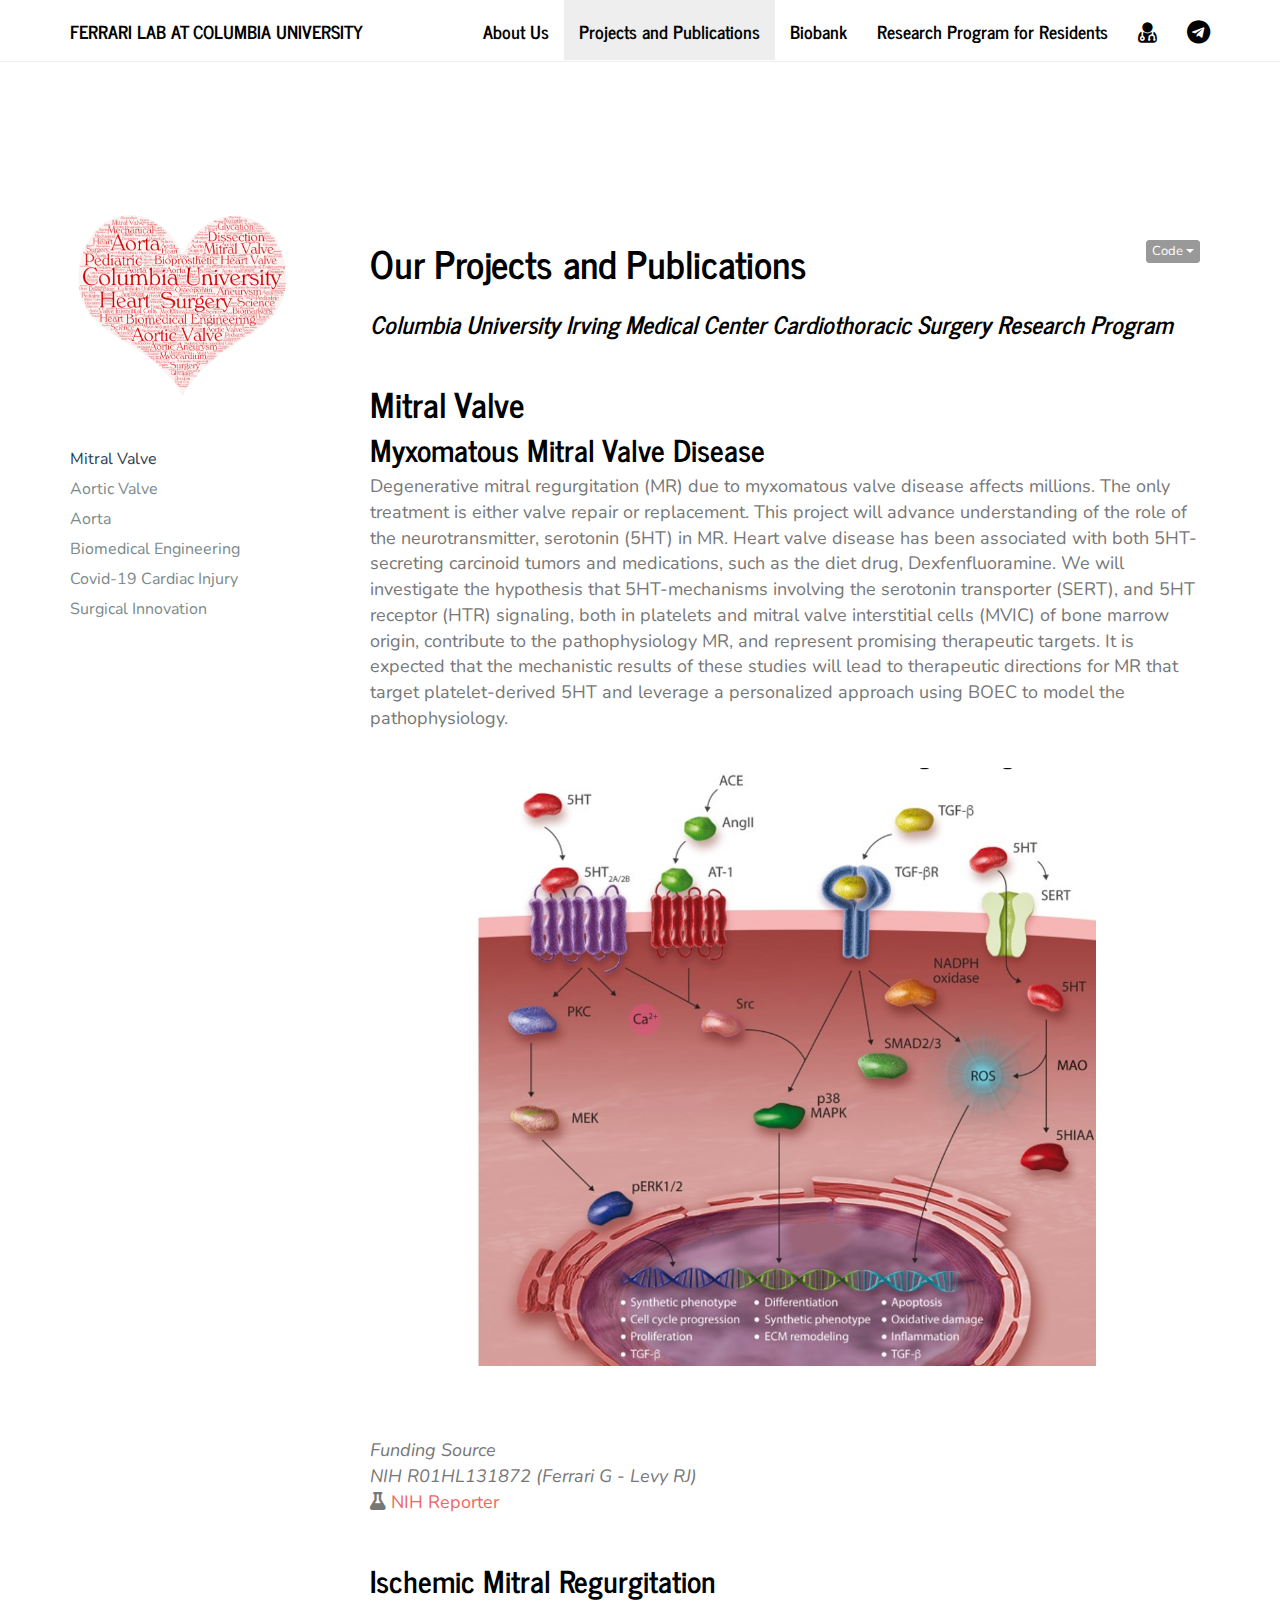
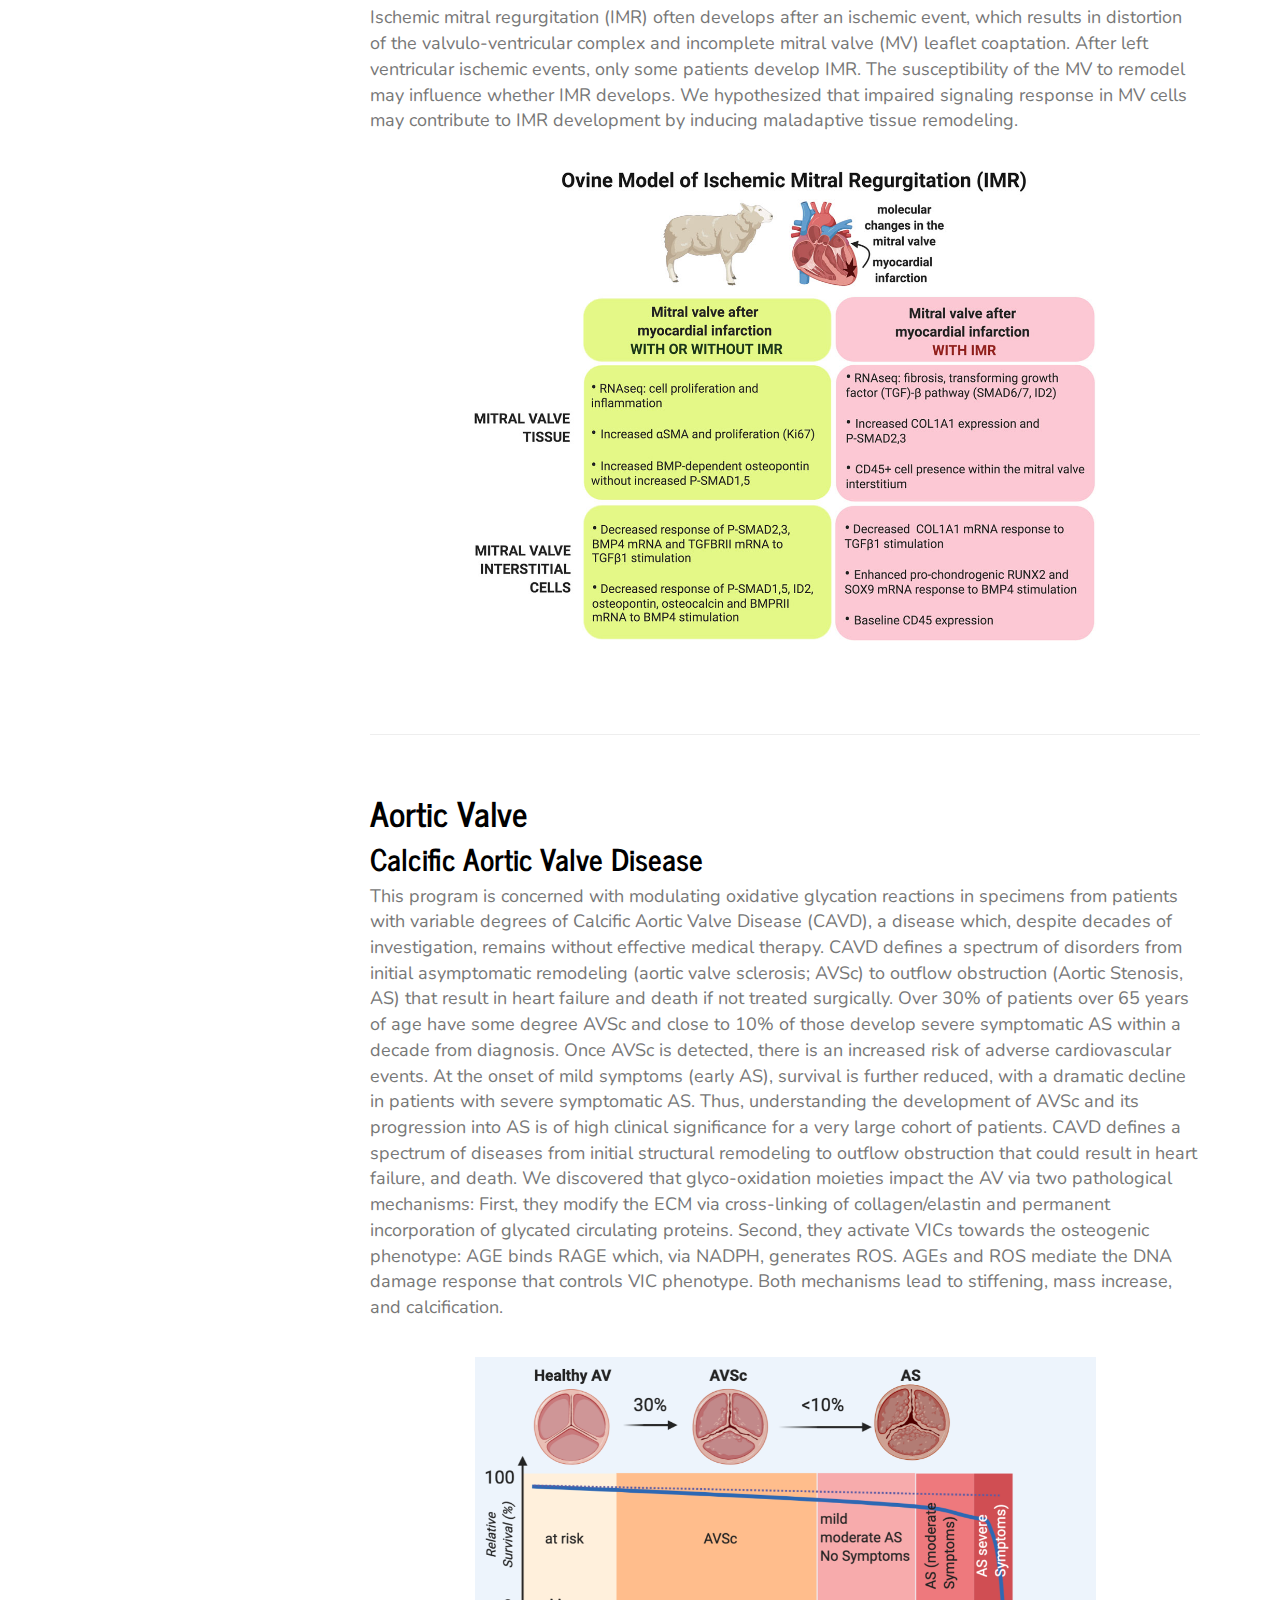
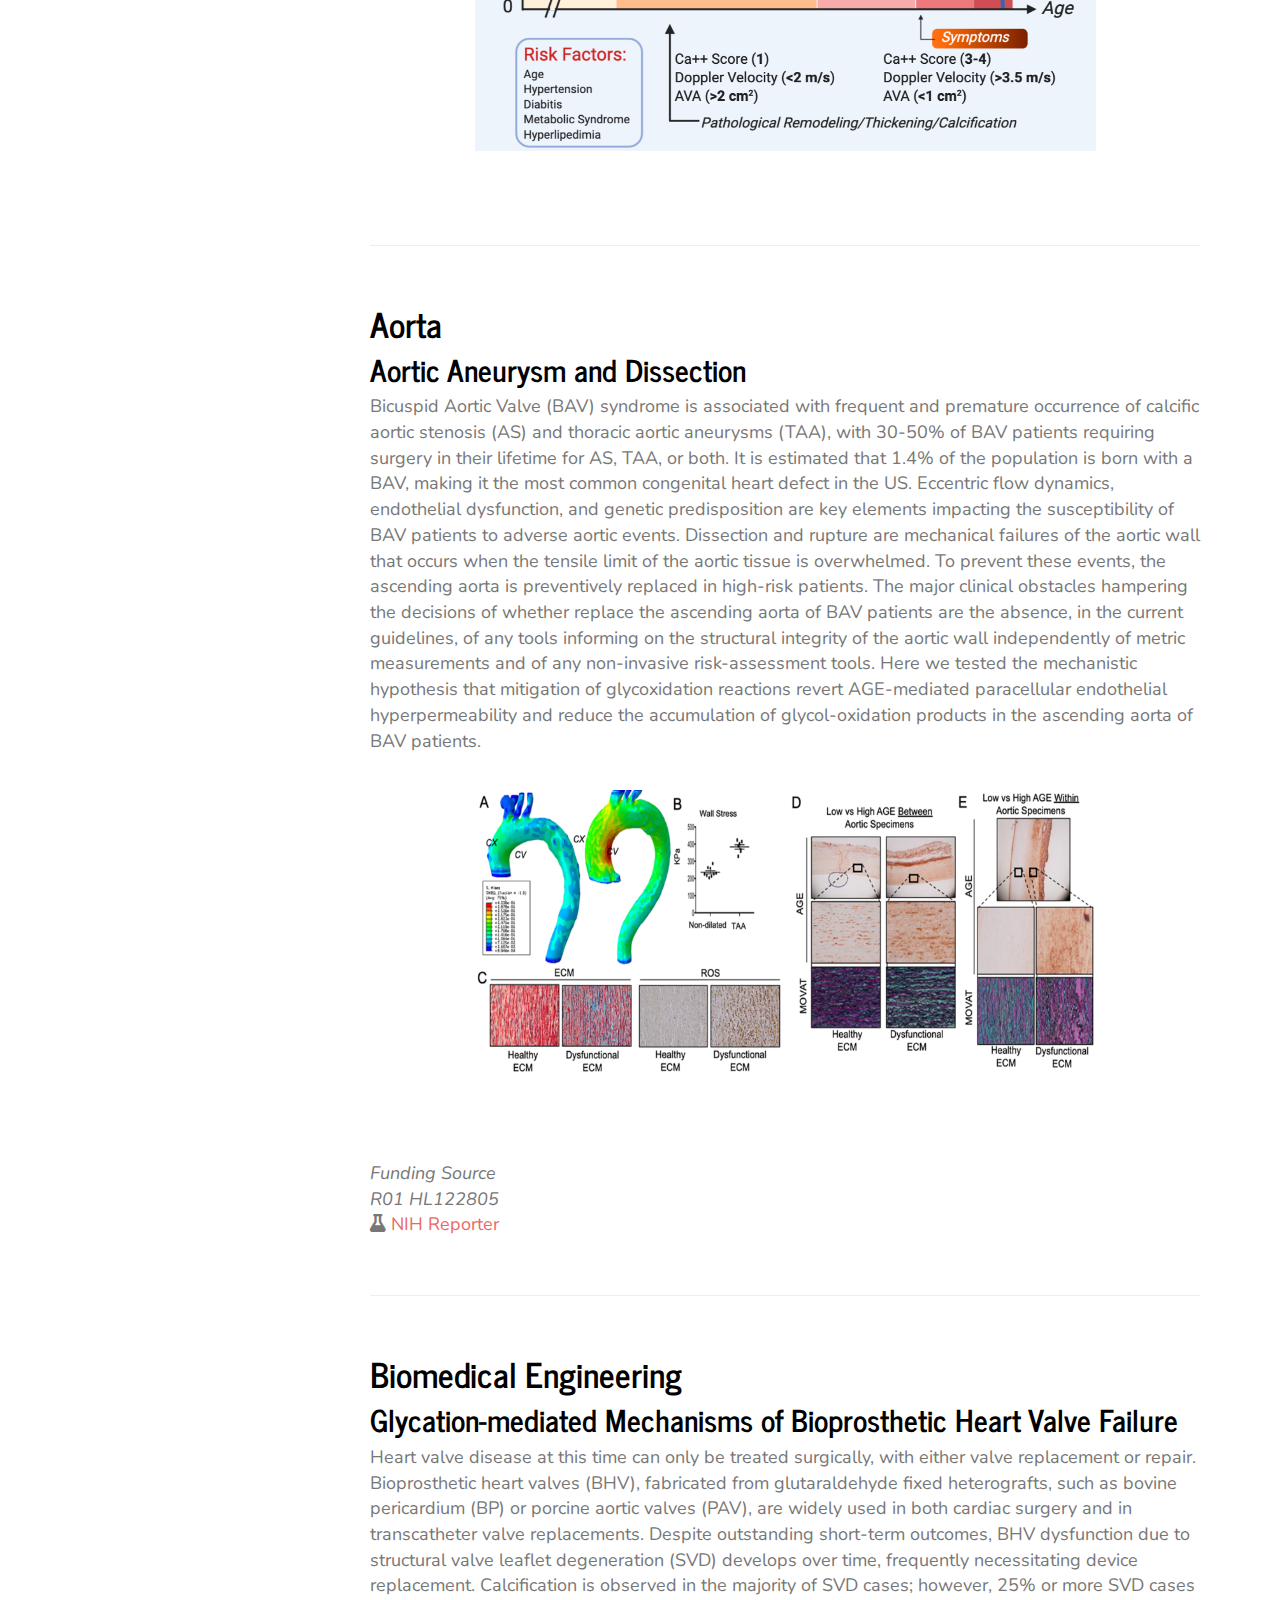
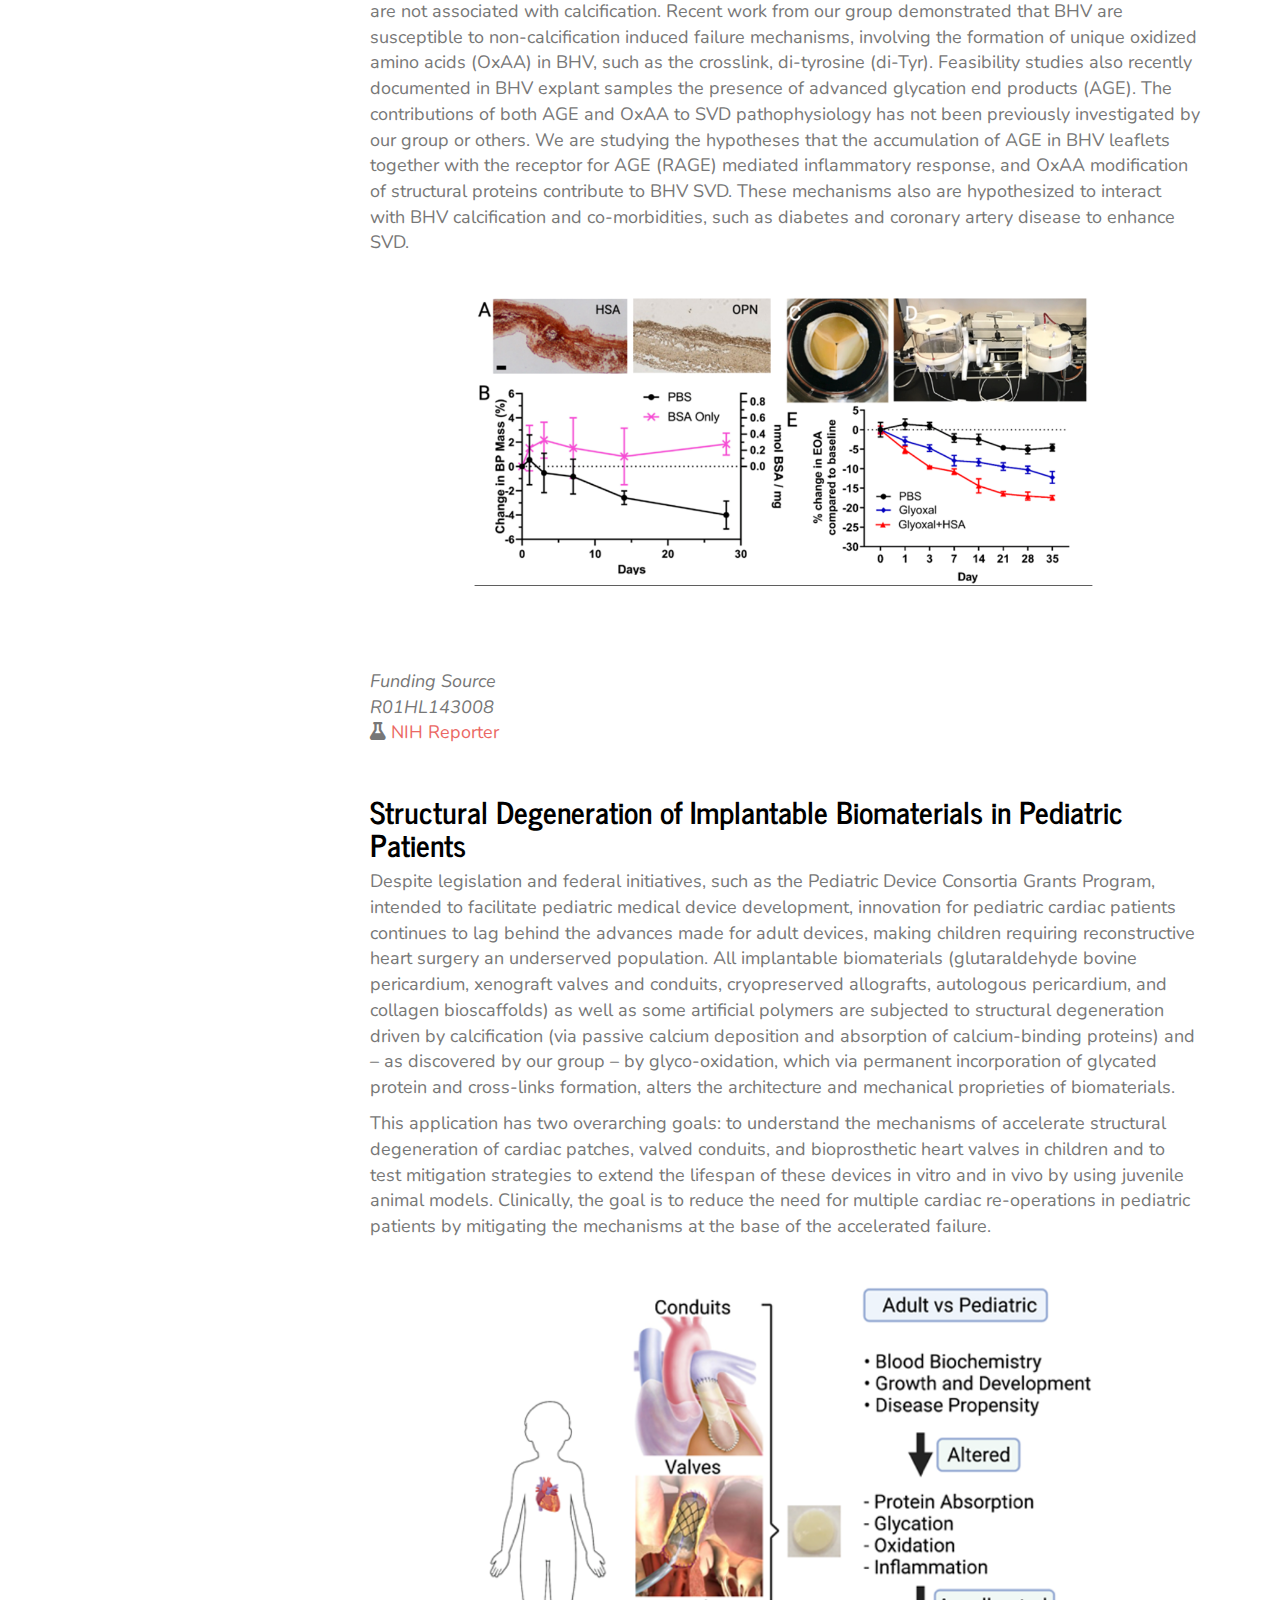
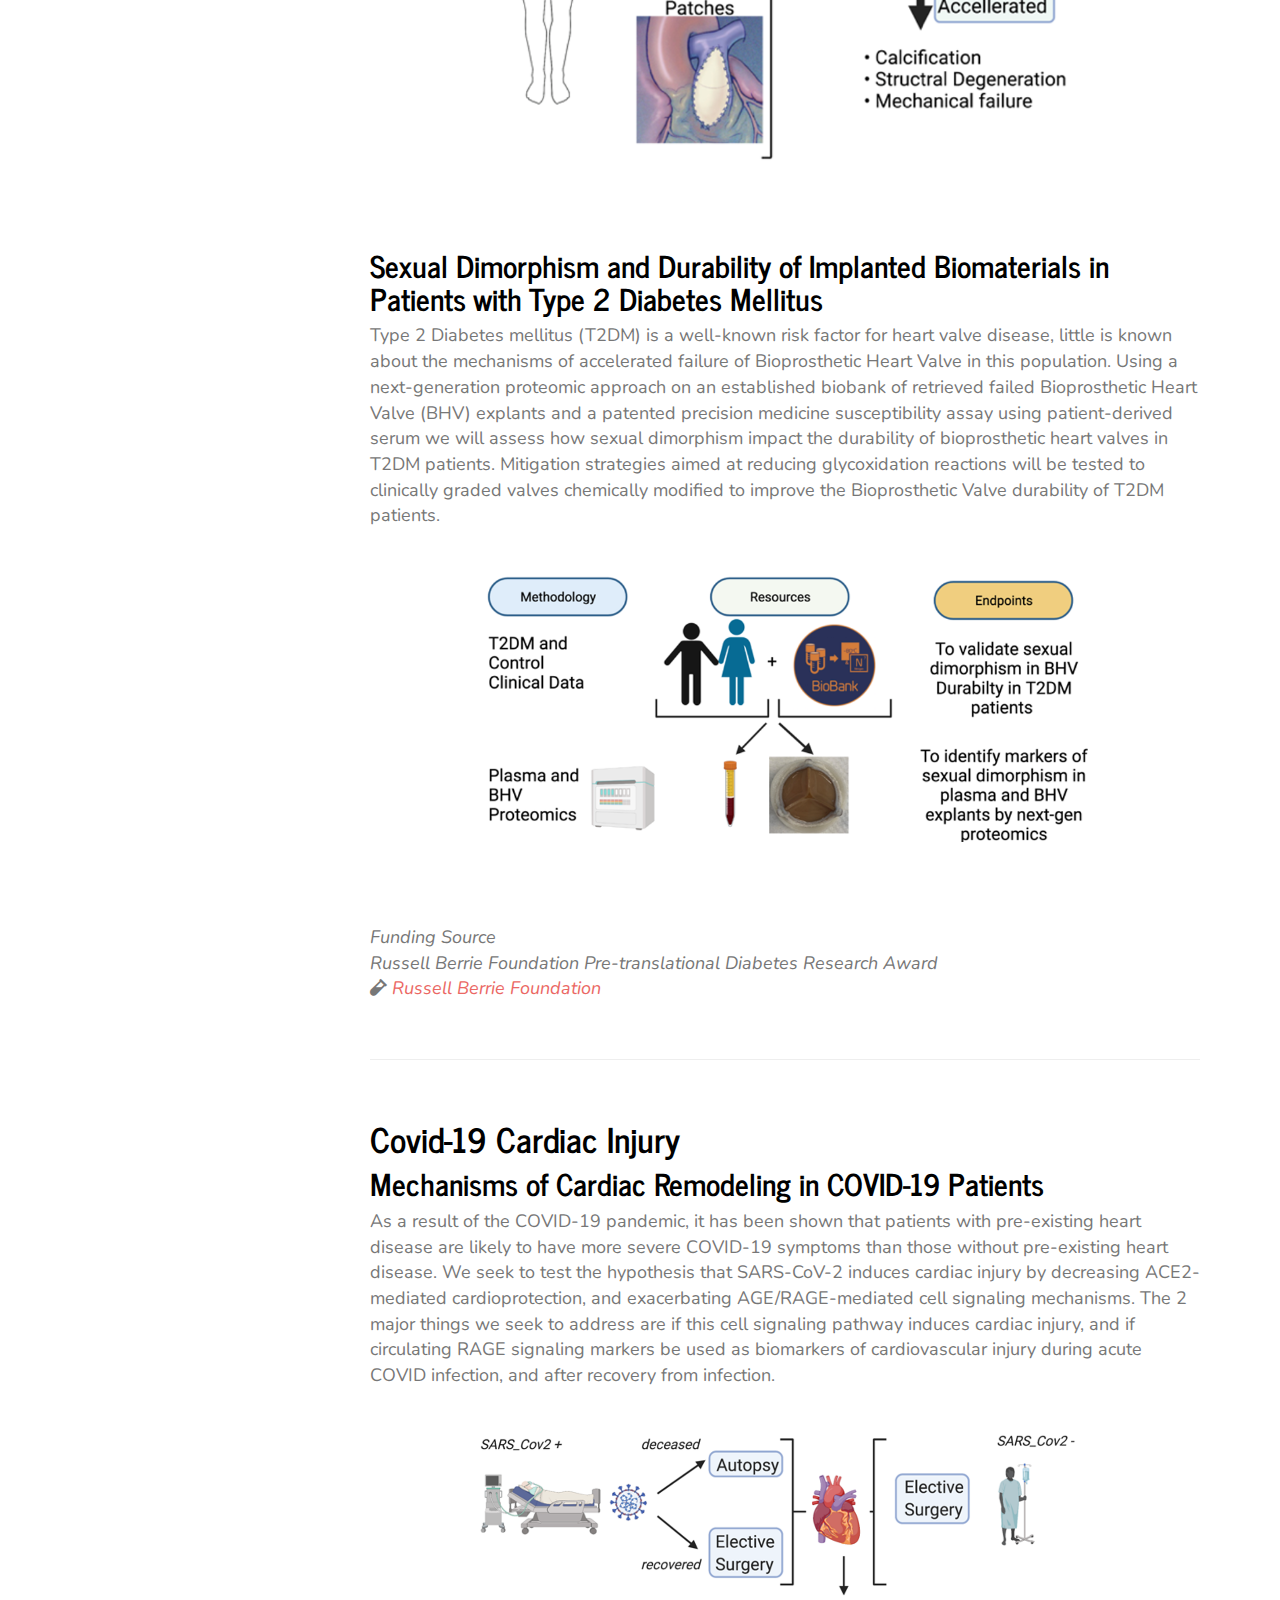
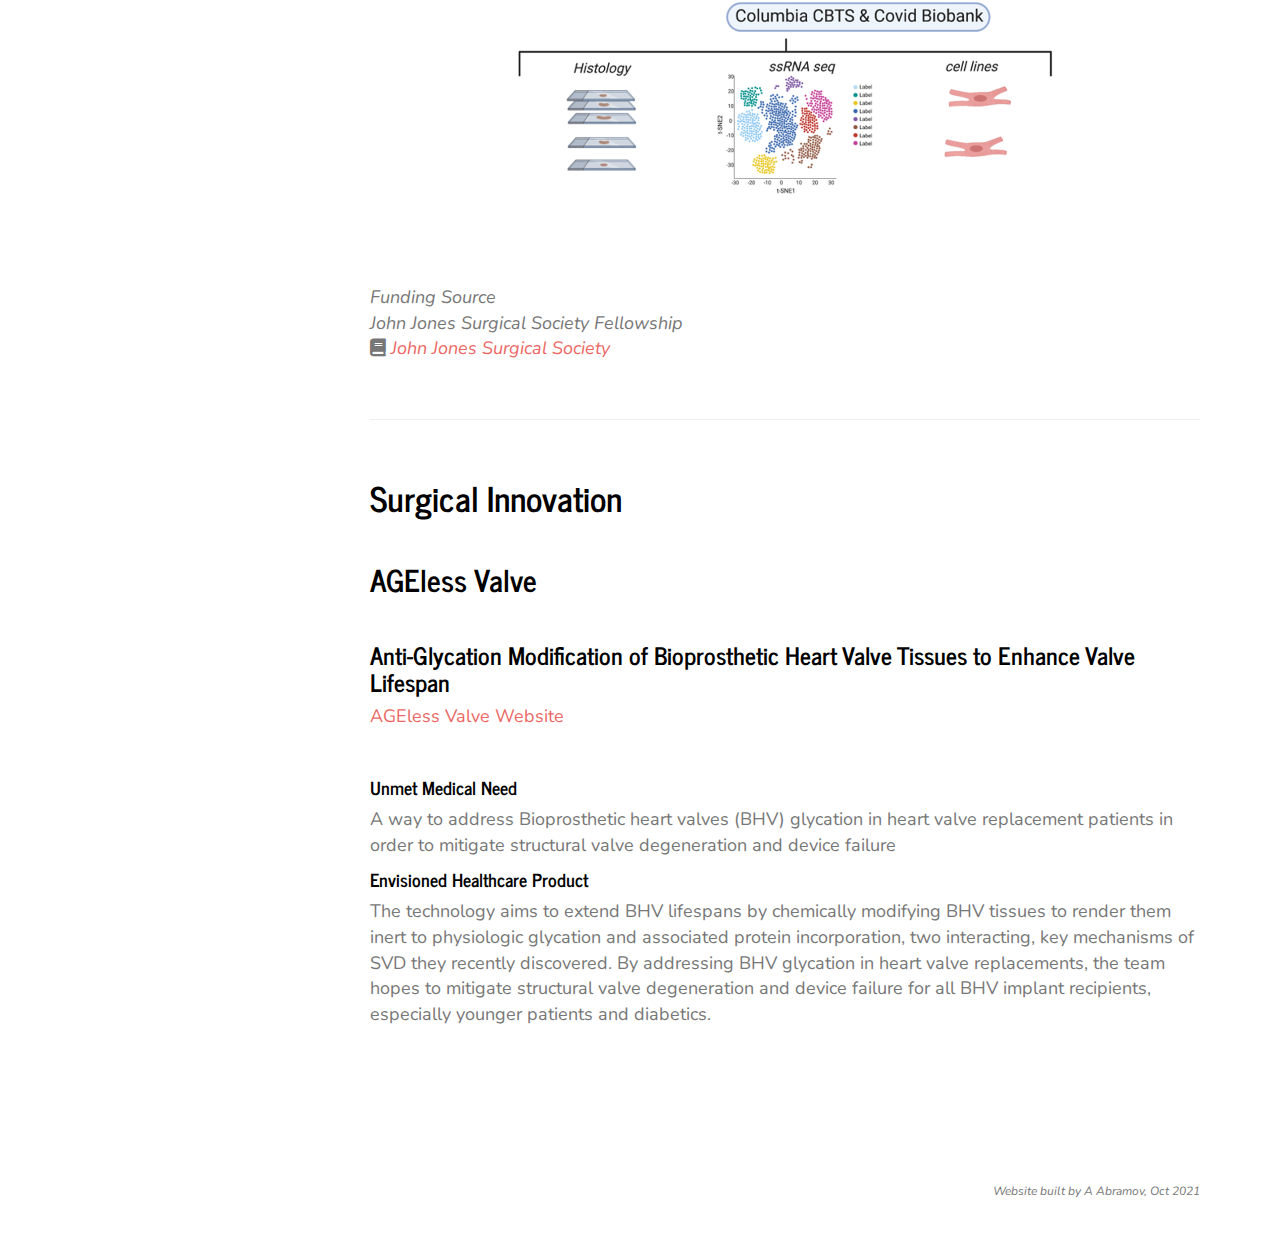
<file: projects.html>
<!DOCTYPE html>

<html>

<head>

<meta charset="utf-8" />
<meta name="generator" content="pandoc" />
<meta http-equiv="X-UA-Compatible" content="IE=EDGE" />




<title>Our Projects and Publications</title>

<script src="site_libs/jquery-3.6.0/jquery-3.6.0.min.js"></script>
<meta name="viewport" content="width=device-width, initial-scale=1" />
<link href="site_libs/bootstrap-3.3.5/css/journal.min.css" rel="stylesheet" />
<script src="site_libs/bootstrap-3.3.5/js/bootstrap.min.js"></script>
<script src="site_libs/bootstrap-3.3.5/shim/html5shiv.min.js"></script>
<script src="site_libs/bootstrap-3.3.5/shim/respond.min.js"></script>
<style>h1 {font-size: 34px;}
       h1.title {font-size: 38px;}
       h2 {font-size: 30px;}
       h3 {font-size: 24px;}
       h4 {font-size: 18px;}
       h5 {font-size: 16px;}
       h6 {font-size: 12px;}
       code {color: inherit; background-color: rgba(0, 0, 0, 0.04);}
       pre:not([class]) { background-color: white }</style>
<script src="site_libs/jqueryui-1.11.4/jquery-ui.min.js"></script>
<link href="site_libs/tocify-1.9.1/jquery.tocify.css" rel="stylesheet" />
<script src="site_libs/tocify-1.9.1/jquery.tocify.js"></script>
<script src="site_libs/navigation-1.1/tabsets.js"></script>
<script src="site_libs/navigation-1.1/codefolding.js"></script>
<link href="site_libs/highlightjs-9.12.0/default.css" rel="stylesheet" />
<script src="site_libs/highlightjs-9.12.0/highlight.js"></script>
<link href="site_libs/font-awesome-5.1.0/css/all.css" rel="stylesheet" />
<link href="site_libs/font-awesome-5.1.0/css/v4-shims.css" rel="stylesheet" />

<style type="text/css">
  code{white-space: pre-wrap;}
  span.smallcaps{font-variant: small-caps;}
  span.underline{text-decoration: underline;}
  div.column{display: inline-block; vertical-align: top; width: 50%;}
  div.hanging-indent{margin-left: 1.5em; text-indent: -1.5em;}
  ul.task-list{list-style: none;}
    </style>

<style type="text/css">code{white-space: pre;}</style>
<script type="text/javascript">
if (window.hljs) {
  hljs.configure({languages: []});
  hljs.initHighlightingOnLoad();
  if (document.readyState && document.readyState === "complete") {
    window.setTimeout(function() { hljs.initHighlighting(); }, 0);
  }
}
</script>





<link rel="stylesheet" href="style2.css" type="text/css" />



<style type = "text/css">
.main-container {
  max-width: 940px;
  margin-left: auto;
  margin-right: auto;
}
img {
  max-width:100%;
}
.tabbed-pane {
  padding-top: 12px;
}
.html-widget {
  margin-bottom: 20px;
}
button.code-folding-btn:focus {
  outline: none;
}
summary {
  display: list-item;
}
pre code {
  padding: 0;
}
</style>


<style type="text/css">
.dropdown-submenu {
  position: relative;
}
.dropdown-submenu>.dropdown-menu {
  top: 0;
  left: 100%;
  margin-top: -6px;
  margin-left: -1px;
  border-radius: 0 6px 6px 6px;
}
.dropdown-submenu:hover>.dropdown-menu {
  display: block;
}
.dropdown-submenu>a:after {
  display: block;
  content: " ";
  float: right;
  width: 0;
  height: 0;
  border-color: transparent;
  border-style: solid;
  border-width: 5px 0 5px 5px;
  border-left-color: #cccccc;
  margin-top: 5px;
  margin-right: -10px;
}
.dropdown-submenu:hover>a:after {
  border-left-color: #adb5bd;
}
.dropdown-submenu.pull-left {
  float: none;
}
.dropdown-submenu.pull-left>.dropdown-menu {
  left: -100%;
  margin-left: 10px;
  border-radius: 6px 0 6px 6px;
}
</style>

<script type="text/javascript">
// manage active state of menu based on current page
$(document).ready(function () {
  // active menu anchor
  href = window.location.pathname
  href = href.substr(href.lastIndexOf('/') + 1)
  if (href === "")
    href = "index.html";
  var menuAnchor = $('a[href="' + href + '"]');

  // mark it active
  menuAnchor.tab('show');

  // if it's got a parent navbar menu mark it active as well
  menuAnchor.closest('li.dropdown').addClass('active');

  // Navbar adjustments
  var navHeight = $(".navbar").first().height() + 15;
  var style = document.createElement('style');
  var pt = "padding-top: " + navHeight + "px; ";
  var mt = "margin-top: -" + navHeight + "px; ";
  var css = "";
  // offset scroll position for anchor links (for fixed navbar)
  for (var i = 1; i <= 6; i++) {
    css += ".section h" + i + "{ " + pt + mt + "}\n";
  }
  style.innerHTML = "body {" + pt + "padding-bottom: 40px; }\n" + css;
  document.head.appendChild(style);
});
</script>

<!-- tabsets -->

<style type="text/css">
.tabset-dropdown > .nav-tabs {
  display: inline-table;
  max-height: 500px;
  min-height: 44px;
  overflow-y: auto;
  border: 1px solid #ddd;
  border-radius: 4px;
}

.tabset-dropdown > .nav-tabs > li.active:before {
  content: "";
  font-family: 'Glyphicons Halflings';
  display: inline-block;
  padding: 10px;
  border-right: 1px solid #ddd;
}

.tabset-dropdown > .nav-tabs.nav-tabs-open > li.active:before {
  content: "&#xe258;";
  border: none;
}

.tabset-dropdown > .nav-tabs.nav-tabs-open:before {
  content: "";
  font-family: 'Glyphicons Halflings';
  display: inline-block;
  padding: 10px;
  border-right: 1px solid #ddd;
}

.tabset-dropdown > .nav-tabs > li.active {
  display: block;
}

.tabset-dropdown > .nav-tabs > li > a,
.tabset-dropdown > .nav-tabs > li > a:focus,
.tabset-dropdown > .nav-tabs > li > a:hover {
  border: none;
  display: inline-block;
  border-radius: 4px;
  background-color: transparent;
}

.tabset-dropdown > .nav-tabs.nav-tabs-open > li {
  display: block;
  float: none;
}

.tabset-dropdown > .nav-tabs > li {
  display: none;
}
</style>

<!-- code folding -->
<style type="text/css">
.code-folding-btn { margin-bottom: 4px; }
</style>



<style type="text/css">

#TOC {
  margin: 25px 0px 20px 0px;
}
@media (max-width: 768px) {
#TOC {
  position: relative;
  width: 100%;
}
}

@media print {
.toc-content {
  /* see https://github.com/w3c/csswg-drafts/issues/4434 */
  float: right;
}
}

.toc-content {
  padding-left: 30px;
  padding-right: 40px;
}

div.main-container {
  max-width: 1200px;
}

div.tocify {
  width: 20%;
  max-width: 260px;
  max-height: 85%;
}

@media (min-width: 768px) and (max-width: 991px) {
  div.tocify {
    width: 25%;
  }
}

@media (max-width: 767px) {
  div.tocify {
    width: 100%;
    max-width: none;
  }
}

.tocify ul, .tocify li {
  line-height: 20px;
}

.tocify-subheader .tocify-item {
  font-size: 0.90em;
}

.tocify .list-group-item {
  border-radius: 0px;
}


</style>



</head>

<body>


<div class="container-fluid main-container">


<!-- setup 3col/9col grid for toc_float and main content  -->
<div class="row">
<div class="col-xs-12 col-sm-4 col-md-3">
<div id="TOC" class="tocify">
</div>
</div>

<div class="toc-content col-xs-12 col-sm-8 col-md-9">




<div class="navbar navbar-default  navbar-fixed-top" role="navigation">
  <div class="container">
    <div class="navbar-header">
      <button type="button" class="navbar-toggle collapsed" data-toggle="collapse" data-target="#navbar">
        <span class="icon-bar"></span>
        <span class="icon-bar"></span>
        <span class="icon-bar"></span>
      </button>
      <a class="navbar-brand" href="index.html">Ferrari Lab at Columbia University</a>
    </div>
    <div id="navbar" class="navbar-collapse collapse">
      <ul class="nav navbar-nav">
        
      </ul>
      <ul class="nav navbar-nav navbar-right">
        <li>
  <a href="about.html">About Us</a>
</li>
<li>
  <a href="projects.html">Projects and Publications</a>
</li>
<li>
  <a href="biobank.html">Biobank</a>
</li>
<li>
  <a href="program.html">Research Program for Residents</a>
</li>
<li>
  <a href="https://columbiasurgery.org/heart/">
    <span class="fa fa-user-md fa-lg"></span>
     
  </a>
</li>
<li>
  <a href="mailto:&lt;gf2375@cumc.columbia.edu&gt;">
    <span class="fa fa-telegram fa-lg"></span>
     
  </a>
</li>
      </ul>
    </div><!--/.nav-collapse -->
  </div><!--/.container -->
</div><!--/.navbar -->

<div id="header">

<div class="btn-group pull-right float-right">
<button type="button" class="btn btn-default btn-xs btn-secondary btn-sm dropdown-toggle" data-toggle="dropdown" aria-haspopup="true" aria-expanded="false"><span>Code</span> <span class="caret"></span></button>
<ul class="dropdown-menu dropdown-menu-right" style="min-width: 50px;">
<li><a id="rmd-show-all-code" href="#">Show All Code</a></li>
<li><a id="rmd-hide-all-code" href="#">Hide All Code</a></li>
</ul>
</div>



<h1 class="title toc-ignore">Our Projects and Publications</h1>
<h3 class="subtitle"><em>Columbia University Irving Medical Center Cardiothoracic Surgery Research Program</em></h3>

</div>


<head>
<link rel="stylesheet" href="https://cdnjs.cloudflare.com/ajax/libs/font-awesome/4.7.0/css/font-awesome.min.css">
</head>
<p><br />
</p>
<div id="mitral-valve" class="section level1">
<h1>Mitral Valve<br />
</h1>
<div id="myxomatous-mitral-valve-disease" class="section level2">
<h2>Myxomatous Mitral Valve Disease</h2>
<p>Degenerative mitral regurgitation (MR) due to myxomatous valve disease affects millions. The only treatment is either valve repair or replacement. This project will advance understanding of the role of the neurotransmitter, serotonin (5HT) in MR. Heart valve disease has been associated with both 5HT-secreting carcinoid tumors and medications, such as the diet drug, Dexfenfluoramine. We will investigate the hypothesis that 5HT-mechanisms involving the serotonin transporter (SERT), and 5HT receptor (HTR) signaling, both in platelets and mitral valve interstitial cells (MVIC) of bone marrow origin, contribute to the pathophysiology MR, and represent promising therapeutic targets. It is expected that the mechanistic results of these studies will lead to therapeutic directions for MR that target platelet-derived 5HT and leverage a personalized approach using BOEC to model the pathophysiology.</p>
<br />

<center>
<p><img src="images/mitral.jpg" style="width:75.0%" /></p>
<p><br />
</p>
</center>
<br />

<body>
<p><em>Funding Source</em><br />
<em>NIH R01HL131872 (Ferrari G - Levy RJ)</em><br />
<i class='fas fa-flask'></i> <a href="https://reporter.nih.gov/search/ZaoPhLvNK0GqfjFCGu3xvw/project-details/10130913">NIH Reporter</a></p>
<p><br />
</p>
</div>
<div id="ischemic-mitral-regurgitation" class="section level2">
<h2>Ischemic Mitral Regurgitation<br />
</h2>
<p>Ischemic mitral regurgitation (IMR) often develops after an ischemic event, which results in distortion of the valvulo-ventricular complex and incomplete mitral valve (MV) leaflet coaptation. After left ventricular ischemic events, only some patients develop IMR. The susceptibility of the MV to remodel may influence whether IMR develops. We hypothesized that impaired signaling response in MV cells may contribute to IMR development by inducing maladaptive tissue remodeling.</p>
<br />

<center>
<p><img src="images/Ischemic%20MR.jpg" style="width:75.0%" /></p>
<p><br />
</p>
</center>
<p><br />
</p>
<hr />
<p><br />
</p>
</div>
</div>
<div id="aortic-valve" class="section level1">
<h1>Aortic Valve<br />
</h1>
<div id="calcific-aortic-valve-disease" class="section level2">
<h2>Calcific Aortic Valve Disease<br />
</h2>
<p>This program is concerned with modulating oxidative glycation reactions in specimens from patients with variable degrees of Calcific Aortic Valve Disease (CAVD), a disease which, despite decades of investigation, remains without effective medical therapy. CAVD defines a spectrum of disorders from initial asymptomatic remodeling (aortic valve sclerosis; AVSc) to outflow obstruction (Aortic Stenosis, AS) that result in heart failure and death if not treated surgically. Over 30% of patients over 65 years of age have some degree AVSc and close to 10% of those develop severe symptomatic AS within a decade from diagnosis. Once AVSc is detected, there is an increased risk of adverse cardiovascular events. At the onset of mild symptoms (early AS), survival is further reduced, with a dramatic decline in patients with severe symptomatic AS. Thus, understanding the development of AVSc and its progression into AS is of high clinical significance for a very large cohort of patients. CAVD defines a spectrum of diseases from initial structural remodeling to outflow obstruction that could result in heart failure, and death. We discovered that glyco-oxidation moieties impact the AV via two pathological mechanisms: First, they modify the ECM via cross-linking of collagen/elastin and permanent incorporation of glycated circulating proteins. Second, they activate VICs towards the osteogenic phenotype: AGE binds RAGE which, via NADPH, generates ROS. AGEs and ROS mediate the DNA damage response that controls VIC phenotype. Both mechanisms lead to stiffening, mass increase, and calcification.</p>
<br />

<center>
<p><img src="images/CAVD.png" style="width:75.0%" /></p>
<p><br />
</p>
</center>
<p><br />
</p>
<hr />
<p><br />
</p>
</div>
</div>
<div id="aorta" class="section level1">
<h1>Aorta<br />
</h1>
<div id="aortic-aneurysm-and-dissection" class="section level2">
<h2>Aortic Aneurysm and Dissection<br />
</h2>
<p>Bicuspid Aortic Valve (BAV) syndrome is associated with frequent and premature occurrence of calcific aortic stenosis (AS) and thoracic aortic aneurysms (TAA), with 30-50% of BAV patients requiring surgery in their lifetime for AS, TAA, or both. It is estimated that 1.4% of the population is born with a BAV, making it the most common congenital heart defect in the US. Eccentric flow dynamics, endothelial dysfunction, and genetic predisposition are key elements impacting the susceptibility of BAV patients to adverse aortic events. Dissection and rupture are mechanical failures of the aortic wall that occurs when the tensile limit of the aortic tissue is overwhelmed. To prevent these events, the ascending aorta is preventively replaced in high-risk patients. The major clinical obstacles hampering the decisions of whether replace the ascending aorta of BAV patients are the absence, in the current guidelines, of any tools informing on the structural integrity of the aortic wall independently of metric measurements and of any non-invasive risk-assessment tools. Here we tested the mechanistic hypothesis that mitigation of glycoxidation reactions revert AGE-mediated paracellular endothelial hyperpermeability and reduce the accumulation of glycol-oxidation products in the ascending aorta of BAV patients.</p>
<br />

<center>
<p><img src="images/Aneurysm.png" style="width:75.0%" /></p>
<p><br />
</p>
</center>
<p><br />
</p>
<p><em>Funding Source</em><br />
<em>R01 HL122805</em><br />
<i class='fas fa-flask'></i> <a href="https://reporter.nih.gov/search/ZaoPhLvNK0GqfjFCGu3xvw/project-details/9762185">NIH Reporter</a></p>
<p><br />
</p>
<hr />
<p><br />
</p>
</div>
</div>
<div id="biomedical-engineering" class="section level1">
<h1>Biomedical Engineering</h1>
<div id="glycation-mediated-mechanisms-of-bioprosthetic-heart-valve-failure" class="section level2">
<h2>Glycation-mediated Mechanisms of Bioprosthetic Heart Valve Failure<br />
</h2>
<p>Heart valve disease at this time can only be treated surgically, with either valve replacement or repair. Bioprosthetic heart valves (BHV), fabricated from glutaraldehyde fixed heterografts, such as bovine pericardium (BP) or porcine aortic valves (PAV), are widely used in both cardiac surgery and in transcatheter valve replacements. Despite outstanding short-term outcomes, BHV dysfunction due to structural valve leaflet degeneration (SVD) develops over time, frequently necessitating device replacement. Calcification is observed in the majority of SVD cases; however, 25% or more SVD cases are not associated with calcification. Recent work from our group demonstrated that BHV are susceptible to non-calcification induced failure mechanisms, involving the formation of unique oxidized amino acids (OxAA) in BHV, such as the crosslink, di-tyrosine (di-Tyr). Feasibility studies also recently documented in BHV explant samples the presence of advanced glycation end products (AGE). The contributions of both AGE and OxAA to SVD pathophysiology has not been previously investigated by our group or others. We are studying the hypotheses that the accumulation of AGE in BHV leaflets together with the receptor for AGE (RAGE) mediated inflammatory response, and OxAA modification of structural proteins contribute to BHV SVD. These mechanisms also are hypothesized to interact with BHV calcification and co-morbidities, such as diabetes and coronary artery disease to enhance SVD.</p>
<br />

<center>
<p><img src="images/Bioprosthetic%20R01.png" style="width:75.0%" /></p>
<p><br />
</p>
</center>
<p><br />
</p>
<p><em>Funding Source</em><br />
<em>R01HL143008</em><br />
<i class='fas fa-flask'></i> <a href="https://reporter.nih.gov/search/EpM1RwPYiUeXjqUjLqrCFg/project-details/10202704">NIH Reporter</a></p>
<p><br />
</p>
</div>
<div id="structural-degeneration-of-implantable-biomaterials-in-pediatric-patients" class="section level2">
<h2>Structural Degeneration of Implantable Biomaterials in Pediatric Patients<br />
</h2>
<p>Despite legislation and federal initiatives, such as the Pediatric Device Consortia Grants Program, intended to facilitate pediatric medical device development, innovation for pediatric cardiac patients continues to lag behind the advances made for adult devices, making children requiring reconstructive heart surgery an underserved population. All implantable biomaterials (glutaraldehyde bovine pericardium, xenograft valves and conduits, cryopreserved allografts, autologous pericardium, and collagen bioscaffolds) as well as some artificial polymers are subjected to structural degeneration driven by calcification (via passive calcium deposition and absorption of calcium-binding proteins) and – as discovered by our group – by glyco-oxidation, which via permanent incorporation of glycated protein and cross-links formation, alters the architecture and mechanical proprieties of biomaterials.</p>
<p>This application has two overarching goals: to understand the mechanisms of accelerate structural degeneration of cardiac patches, valved conduits, and bioprosthetic heart valves in children and to test mitigation strategies to extend the lifespan of these devices in vitro and in vivo by using juvenile animal models. Clinically, the goal is to reduce the need for multiple cardiac re-operations in pediatric patients by mitigating the mechanisms at the base of the accelerated failure.</p>
<br />

<center>
<p><img src="images/Pediatric%20BHV.png" style="width:75.0%" /></p>
<p><br />
</p>
</center>
<p><br />
</p>
</div>
<div id="sexual-dimorphism-and-durability-of-implanted-biomaterials-in-patients-with-type-2-diabetes-mellitus" class="section level2">
<h2>Sexual Dimorphism and Durability of Implanted Biomaterials in Patients with Type 2 Diabetes Mellitus<br />
</h2>
<p>Type 2 Diabetes mellitus (T2DM) is a well-known risk factor for heart valve disease, little is known about the mechanisms of accelerated failure of Bioprosthetic Heart Valve in this population. Using a next-generation proteomic approach on an established biobank of retrieved failed Bioprosthetic Heart Valve (BHV) explants and a patented precision medicine susceptibility assay using patient-derived serum we will assess how sexual dimorphism impact the durability of bioprosthetic heart valves in T2DM patients. Mitigation strategies aimed at reducing glycoxidation reactions will be tested to clinically graded valves chemically modified to improve the Bioprosthetic Valve durability of T2DM patients.</p>
<br />

<center>
<p><img src="images/T2DM.png" style="width:75.0%" /></p>
<p><br />
</p>
</center>
<p><br />
</p>
<p><em>Funding Source</em><br />
<em>Russell Berrie Foundation Pre-translational Diabetes Research Award</em><br />
<i class='fas fa-vial'></i> <a href="https://www.russellberriefoundation.org/diabetes-care-and-research"><em>Russell Berrie Foundation</em></a></p>
<p><br />
</p>
<hr />
<p><br />
</p>
</div>
</div>
<div id="covid-19-cardiac-injury" class="section level1">
<h1>Covid-19 Cardiac Injury</h1>
<div id="mechanisms-of-cardiac-remodeling-in-covid-19-patients" class="section level2">
<h2>Mechanisms of Cardiac Remodeling in COVID-19 Patients</h2>
<p>As a result of the COVID-19 pandemic, it has been shown that patients with pre-existing heart disease are likely to have more severe COVID-19 symptoms than those without pre-existing heart disease. We seek to test the hypothesis that SARS-CoV-2 induces cardiac injury by decreasing ACE2-mediated cardioprotection, and exacerbating AGE/RAGE-mediated cell signaling mechanisms. The 2 major things we seek to address are if this cell signaling pathway induces cardiac injury, and if circulating RAGE signaling markers be used as biomarkers of cardiovascular injury during acute COVID infection, and after recovery from infection.</p>
<br />

<center>
<p><img src="images/COVID.png" style="width:75.0%" /></p>
<p><br />
</p>
</center>
<p><br />
</p>
<p><em>Funding Source</em><br />
<em>John Jones Surgical Society Fellowship</em><br />
<i class='fas fa-book'></i> <a href="https://columbiasurgery.org/alumni/john-jones-surgical-society"><em>John Jones Surgical Society</em></a></p>
<p><br />
</p>
<hr />
<p><br />
</p>
</div>
</div>
<div id="surgical-innovation" class="section level1">
<h1>Surgical Innovation<br />
</h1>
<p><br />
</p>
<div id="ageless-valve" class="section level2">
<h2>AGEless Valve</h2>
<p><br />
</p>
<div id="anti-glycation-modification-of-bioprosthetic-heart-valve-tissues-to-enhance-valve-lifespan" class="section level3">
<h3>Anti-Glycation Modification of Bioprosthetic Heart Valve Tissues to Enhance Valve Lifespan<br />
</h3>
<p><a href="http://columbiabiomedx.com/ageless">AGEless Valve Website</a><br />
</p>
<p><br />
</p>
<div id="unmet-medical-need" class="section level4">
<h4>Unmet Medical Need<br />
</h4>
<p>A way to address Bioprosthetic heart valves (BHV) glycation in heart valve replacement patients in order to mitigate structural valve degeneration and device failure</p>
</div>
<div id="envisioned-healthcare-product" class="section level4">
<h4>Envisioned Healthcare Product<br />
</h4>
<p>The technology aims to extend BHV lifespans by chemically modifying BHV tissues to render them inert to physiologic glycation and associated protein incorporation, two interacting, key mechanisms of SVD they recently discovered. By addressing BHV glycation in heart valve replacements, the team hopes to mitigate structural valve degeneration and device failure for all BHV implant recipients, especially younger patients and diabetics.</p>
<p><br />
</p>
<p><br />
</p>
<p><br />
</p>
<p><br />
</p>
<p style="text-align:right;font-size:12px;">
<em>Website built by A Abramov, Oct 2021</em>
</p>
</div>
</div>
</div>
</div>



</div>
</div>

</div>

<script>

// add bootstrap table styles to pandoc tables
function bootstrapStylePandocTables() {
  $('tr.odd').parent('tbody').parent('table').addClass('table table-condensed');
}
$(document).ready(function () {
  bootstrapStylePandocTables();
});


</script>

<!-- tabsets -->

<script>
$(document).ready(function () {
  window.buildTabsets("TOC");
});

$(document).ready(function () {
  $('.tabset-dropdown > .nav-tabs > li').click(function () {
    $(this).parent().toggleClass('nav-tabs-open');
  });
});
</script>

<!-- code folding -->
<script>
$(document).ready(function () {
  window.initializeCodeFolding("hide" === "show");
});
</script>

<script>
$(document).ready(function ()  {

    // temporarily add toc-ignore selector to headers for the consistency with Pandoc
    $('.unlisted.unnumbered').addClass('toc-ignore')

    // move toc-ignore selectors from section div to header
    $('div.section.toc-ignore')
        .removeClass('toc-ignore')
        .children('h1,h2,h3,h4,h5').addClass('toc-ignore');

    // establish options
    var options = {
      selectors: "h1,h2,h3",
      theme: "bootstrap3",
      context: '.toc-content',
      hashGenerator: function (text) {
        return text.replace(/[.\\/?&!#<>]/g, '').replace(/\s/g, '_');
      },
      ignoreSelector: ".toc-ignore",
      scrollTo: 0
    };
    options.showAndHide = true;
    options.smoothScroll = true;

    // tocify
    var toc = $("#TOC").tocify(options).data("toc-tocify");
});
</script>

<!-- dynamically load mathjax for compatibility with self-contained -->
<script>
  (function () {
    var script = document.createElement("script");
    script.type = "text/javascript";
    script.src  = "https://mathjax.rstudio.com/latest/MathJax.js?config=TeX-AMS-MML_HTMLorMML";
    document.getElementsByTagName("head")[0].appendChild(script);
  })();
</script>

</body>
</html>
</file>
<file: site_libs/highlightjs-9.12.0/default.css>
.hljs-literal {
  color: #990073;
}

.hljs-number {
  color: #099;
}

.hljs-comment {
  color: #998;
  font-style: italic;
}

.hljs-keyword {
  color: #900;
  font-weight: bold;
}

.hljs-string {
  color: #d14;
}
</file>
<file: style.css>
@import url('https://fonts.googleapis.com/css2?family=Lato:wght@300;400;900&display=swap');

@import url('https://fonts.googleapis.com/css2?family=Nunito:wght@300&display=swap');

 /*------------- Whole Document---------------- */

body {
    font-family: 'Nunito', sans-serif;
    font-size: 18px;
}

/*----------LOGO above TOC---------*/

#TOC::before {
  content: "";
  display: block;
  height: 25px;
  margin: 2.75em 20px 40px 20px;
  background-size: contain;
  background-position: center center;
  background-repeat: no-repeat;
}

#toc:hover #full{
  display: block; /* Show it on hover */
}


/*----------------ADDING WHITE SPACE-------------*/

.title {
  margin-top: 2.75em;
  margin-bottom: 0.75em;
}

/* Remove excessive white space at the end of page */

.tocify-extend-page {
  height: 100px; 
}

/*------------Table of Contents (TOC)----------- */


.tocify {
  border: none;   /*Removes border */
  border-radius: 0px; /* Gets rid of rounded corners on TOC */
  font-size: 30px;
}

.tocify ul, .tocify li { /* Increases spacing between TOC headers*/
    line-height: 35px;
}


/* -----------HERO IMAGE AT TOP OF PAGE -----------*/

/* LARGE HERO IMAGE AT TOP OF PAGE*/

.hero-image {
    position: relative;
    margin-bottom: 2em;
    /* liner gradient tints the image darker for readability*/
    background-image: linear-gradient( rgba(0,0,0,.2), rgba(0,0,0,.2) ), url(lab_background.jpg); 
    height: 400px;
    background-size: cover;
    background-color: #141c25f2;
    background-position: center center;
    display: flex; /* Change to `display: none` for no hero image */
    justify-content: center;
    align-items: center;
}

.top-text {
  position: relative;
  font-size: 34px;
  padding-bottom: 0.5em;
  text-transform: uppercase;
  text-align: center;
  display: block; /* Change to `display: none` for no top text */
  color: #ffffff72;
}

.bottom-text {
  position: relative;
  letter-spacing: 0.065em;
  line-height: 1em;
  font-size: 68px;
  text-transform: uppercase;
  text-align: center;
  display: block; /* Change to `display: none` for no bottom text */
  color: #ffffff;
  margin-bottom: 2.5rem;
  font-weight: bold;
}

/*-----------------TOC----------------*/

/* Makes TOC sticky (needed if you used a hero image) */

.row-fluid{
  display: flex; /* Necessary for sticky TOC*/

}

.tocify {
  position: -webkit-sticky;
  position: sticky; 
  top: 120px; /*Controls where TOC stops when sticky */
  width: 100% !important;
}

/* NO TOC on mobile */
@media screen and (max-width: 767px){

  .col-xs-12.col-sm-4.col-md-3 {
    display: none;
  }
  
  .top-text {
    font-size: 25px;
  }

  .bottom-text {
    font-size: 40px;
  }
  
  
}

   /* TOC links */

.list-group-item {
    color: #7b8a8b;
    font-size: 22px;
}

.list-group-item.active {
    color: #2c3e50;
    background-color: white;
    border: none;
}

.list-group-item:hover, 
.list-group-item.active:hover {
    color: #131b23;
    background-color: white;
}


/*----------------NAVBAR ---------------*/

.distill-site-header{ 
  padding: 40px 0px;
}
/* Navbar Links when hovered*/
a.navbar-brand:hover {
  color: #ffffffab;
  background-color: #141c25;
}

/* No navbar links on mobile except for the title and the nav-toggle */

@media screen and (max-width: 768px) {
  .distill-site-header a, .distill-site-header .nav-dropdown {
    display: none;
  }
  
  .distill-site-header a.title, .distill-site-header a.nav-toggle {
    display: inline-block;
    padding: 10px 0px;
    margin: 10px 14px; 
  }
}

table.floatThead-table {
    border-top: none;
    border-bottom: none;
    background-color: #fff;
}

th {
  position: sticky;
  top: 50px;
  background: white;
}

#demobox {
  background-color: #FFF5EE ;
  padding: 8px ;
  border: 1px solid black;
  border-radius: 20px ;
}
</file>
<file: style2.css>
@import url('https://fonts.googleapis.com/css2?family=Lato:wght@300;400;900&display=swap');

@import url('https://fonts.googleapis.com/css2?family=Nunito:wght@300&display=swap');

 /*------------- Whole Document---------------- */

body {
    font-family: 'Nunito', sans-serif;
    font-size: 18px;
}

/*----------LOGO above TOC---------*/

#TOC::before {
  content: "";
  display: block;
  height: 200px;
  margin: 2.75em 20px 40px 20px;
  background-image: url("research_logo.png");
  background-size: contain;
  background-position: center center;
  background-repeat: no-repeat;
}

#toc:hover #full{
  display: block; /* Show it on hover */
}


/*----------------ADDING WHITE SPACE-------------*/

.title {
  margin-top: 2.75em;
  margin-bottom: 0.75em;
}

/* Remove excessive white space at the end of page */

.tocify-extend-page {
  height: 100px; 
}

/*------------Table of Contents (TOC)----------- */


.tocify {
  border: none;   /*Removes border */
  border-radius: 0px; /* Gets rid of rounded corners on TOC */
  font-size: 16px;
}

.tocify ul, .tocify li { /* Increases spacing between TOC headers*/
    line-height: 25px;
}


/* -----------HERO IMAGE AT TOP OF PAGE -----------*/

/* LARGE HERO IMAGE AT TOP OF PAGE*/

.hero-image {
    position: relative;
    margin-bottom: 2em;
    /* liner gradient tints the image darker for readability*/
    background-image: linear-gradient( rgba(0,0,0,.2), rgba(0,0,0,.2) ), url(lab_background.jpg); 
    height: 400px;
    background-size: cover;
    background-color: #141c25f2;
    background-position: center center;
    display: flex; /* Change to `display: none` for no hero image */
    justify-content: center;
    align-items: center;
}

.top-text {
  position: relative;
  font-size: 34px;
  padding-bottom: 0.5em;
  text-transform: uppercase;
  text-align: center;
  display: block; /* Change to `display: none` for no top text */
  color: #ffffff72;
}

.bottom-text {
  position: relative;
  letter-spacing: 0.065em;
  line-height: 1em;
  font-size: 68px;
  text-transform: uppercase;
  text-align: center;
  display: block; /* Change to `display: none` for no bottom text */
  color: #ffffff;
  margin-bottom: 2.5rem;
  font-weight: bold;
}

/*-----------------TOC----------------*/

/* NO TOC on mobile */
@media screen and (max-width: 767px){

  .col-xs-12.col-sm-4.col-md-3 {
    display: none;
  }
  
  .top-text {
    font-size: 25px;
  }

  .bottom-text {
    font-size: 40px;
  }
  
  
}

   /* TOC links */

.list-group-item {
    color: #7b8a8b;
    font-size: 16px;
}

.list-group-item.active {
    color: #2c3e50;
    background-color: white;
    border: none;
}

.list-group-item:hover, 
.list-group-item.active:hover {
    color: #131b23;
    background-color: white;
}


/*----------------NAVBAR ---------------*/

.distill-site-header{ 
  padding: 40px 0px;
}
/* Navbar Links when hovered*/
a.navbar-brand:hover {
  color: #ffffffab;
  background-color: #141c25;
}

/* No navbar links on mobile except for the title and the nav-toggle */

@media screen and (max-width: 768px) {
  .distill-site-header a, .distill-site-header .nav-dropdown {
    display: none;
  }
  
  .distill-site-header a.title, .distill-site-header a.nav-toggle {
    display: inline-block;
    padding: 10px 0px;
    margin: 10px 14px; 
  }
}

table.floatThead-table {
    border-top: none;
    border-bottom: none;
    background-color: #fff;
}

th {
  position: sticky;
  top: 50px;
  background: white;
}
</file>
<file: site_libs/bootstrap-3.3.5/css/journal.min.css>
@font-face {
  font-family: 'News Cycle';
  font-style: normal;
  font-weight: 400;
  src: url(fonts/NewsCycle.ttf) format('truetype');
}
@font-face {
  font-family: 'News Cycle';
  font-style: normal;
  font-weight: 700;
  src: url(fonts/NewsCycleBold.ttf) format('truetype');
}

/*!
 * bootswatch v3.3.6
 * Homepage: http://bootswatch.com
 * Copyright 2012-2015 Thomas Park
 * Licensed under MIT
 * Based on Bootstrap
*//*!
 * Bootstrap v3.3.6 (http://getbootstrap.com)
 * Copyright 2011-2015 Twitter, Inc.
 * Licensed under MIT (https://github.com/twbs/bootstrap/blob/master/LICENSE)
 *//*! normalize.css v3.0.3 | MIT License | github.com/necolas/normalize.css */html{font-family:sans-serif;-ms-text-size-adjust:100%;-webkit-text-size-adjust:100%}body{margin:0}article,aside,details,figcaption,figure,footer,header,hgroup,main,menu,nav,section,summary{display:block}audio,canvas,progress,video{display:inline-block;vertical-align:baseline}audio:not([controls]){display:none;height:0}[hidden],template{display:none}a{background-color:transparent}a:active,a:hover{outline:0}abbr[title]{border-bottom:1px dotted}b,strong{font-weight:bold}dfn{font-style:italic}h1{font-size:2em;margin:0.67em 0}mark{background:#ff0;color:#000}small{font-size:80%}sub,sup{font-size:75%;line-height:0;position:relative;vertical-align:baseline}sup{top:-0.5em}sub{bottom:-0.25em}img{border:0}svg:not(:root){overflow:hidden}figure{margin:1em 40px}hr{-webkit-box-sizing:content-box;-moz-box-sizing:content-box;box-sizing:content-box;height:0}pre{overflow:auto}code,kbd,pre,samp{font-family:monospace, monospace;font-size:1em}button,input,optgroup,select,textarea{color:inherit;font:inherit;margin:0}button{overflow:visible}button,select{text-transform:none}button,html input[type="button"],input[type="reset"],input[type="submit"]{-webkit-appearance:button;cursor:pointer}button[disabled],html input[disabled]{cursor:default}button::-moz-focus-inner,input::-moz-focus-inner{border:0;padding:0}input{line-height:normal}input[type="checkbox"],input[type="radio"]{-webkit-box-sizing:border-box;-moz-box-sizing:border-box;box-sizing:border-box;padding:0}input[type="number"]::-webkit-inner-spin-button,input[type="number"]::-webkit-outer-spin-button{height:auto}input[type="search"]{-webkit-appearance:textfield;-webkit-box-sizing:content-box;-moz-box-sizing:content-box;box-sizing:content-box}input[type="search"]::-webkit-search-cancel-button,input[type="search"]::-webkit-search-decoration{-webkit-appearance:none}fieldset{border:1px solid #c0c0c0;margin:0 2px;padding:0.35em 0.625em 0.75em}legend{border:0;padding:0}textarea{overflow:auto}optgroup{font-weight:bold}table{border-collapse:collapse;border-spacing:0}td,th{padding:0}/*! Source: https://github.com/h5bp/html5-boilerplate/blob/master/src/css/main.css */@media print{*,*:before,*:after{background:transparent !important;color:#000 !important;-webkit-box-shadow:none !important;box-shadow:none !important;text-shadow:none !important}a,a:visited{text-decoration:underline}a[href]:after{content:" (" attr(href) ")"}abbr[title]:after{content:" (" attr(title) ")"}a[href^="#"]:after,a[href^="javascript:"]:after{content:""}pre,blockquote{border:1px solid #999;page-break-inside:avoid}thead{display:table-header-group}tr,img{page-break-inside:avoid}img{max-width:100% !important}p,h2,h3{orphans:3;widows:3}h2,h3{page-break-after:avoid}.navbar{display:none}.btn>.caret,.dropup>.btn>.caret{border-top-color:#000 !important}.label{border:1px solid #000}.table{border-collapse:collapse !important}.table td,.table th{background-color:#fff !important}.table-bordered th,.table-bordered td{border:1px solid #ddd !important}}@font-face{font-family:'Glyphicons Halflings';src:url('../fonts/glyphicons-halflings-regular.eot');src:url('../fonts/glyphicons-halflings-regular.eot?#iefix') format('embedded-opentype'),url('../fonts/glyphicons-halflings-regular.woff') format('woff'),url('../fonts/glyphicons-halflings-regular.ttf') format('truetype'),url('../fonts/glyphicons-halflings-regular.svg#glyphicons_halflingsregular') format('svg')}.glyphicon{position:relative;top:1px;display:inline-block;font-family:'Glyphicons Halflings';font-style:normal;font-weight:normal;line-height:1;-webkit-font-smoothing:antialiased;-moz-osx-font-smoothing:grayscale}.glyphicon-asterisk:before{content:"\002a"}.glyphicon-plus:before{content:"\002b"}.glyphicon-euro:before,.glyphicon-eur:before{content:"\20ac"}.glyphicon-minus:before{content:"\2212"}.glyphicon-cloud:before{content:"\2601"}.glyphicon-envelope:before{content:"\2709"}.glyphicon-pencil:before{content:"\270f"}.glyphicon-glass:before{content:"\e001"}.glyphicon-music:before{content:"\e002"}.glyphicon-search:before{content:"\e003"}.glyphicon-heart:before{content:"\e005"}.glyphicon-star:before{content:"\e006"}.glyphicon-star-empty:before{content:"\e007"}.glyphicon-user:before{content:"\e008"}.glyphicon-film:before{content:"\e009"}.glyphicon-th-large:before{content:"\e010"}.glyphicon-th:before{content:"\e011"}.glyphicon-th-list:before{content:"\e012"}.glyphicon-ok:before{content:"\e013"}.glyphicon-remove:before{content:"\e014"}.glyphicon-zoom-in:before{content:"\e015"}.glyphicon-zoom-out:before{content:"\e016"}.glyphicon-off:before{content:"\e017"}.glyphicon-signal:before{content:"\e018"}.glyphicon-cog:before{content:"\e019"}.glyphicon-trash:before{content:"\e020"}.glyphicon-home:before{content:"\e021"}.glyphicon-file:before{content:"\e022"}.glyphicon-time:before{content:"\e023"}.glyphicon-road:before{content:"\e024"}.glyphicon-download-alt:before{content:"\e025"}.glyphicon-download:before{content:"\e026"}.glyphicon-upload:before{content:"\e027"}.glyphicon-inbox:before{content:"\e028"}.glyphicon-play-circle:before{content:"\e029"}.glyphicon-repeat:before{content:"\e030"}.glyphicon-refresh:before{content:"\e031"}.glyphicon-list-alt:before{content:"\e032"}.glyphicon-lock:before{content:"\e033"}.glyphicon-flag:before{content:"\e034"}.glyphicon-headphones:before{content:"\e035"}.glyphicon-volume-off:before{content:"\e036"}.glyphicon-volume-down:before{content:"\e037"}.glyphicon-volume-up:before{content:"\e038"}.glyphicon-qrcode:before{content:"\e039"}.glyphicon-barcode:before{content:"\e040"}.glyphicon-tag:before{content:"\e041"}.glyphicon-tags:before{content:"\e042"}.glyphicon-book:before{content:"\e043"}.glyphicon-bookmark:before{content:"\e044"}.glyphicon-print:before{content:"\e045"}.glyphicon-camera:before{content:"\e046"}.glyphicon-font:before{content:"\e047"}.glyphicon-bold:before{content:"\e048"}.glyphicon-italic:before{content:"\e049"}.glyphicon-text-height:before{content:"\e050"}.glyphicon-text-width:before{content:"\e051"}.glyphicon-align-left:before{content:"\e052"}.glyphicon-align-center:before{content:"\e053"}.glyphicon-align-right:before{content:"\e054"}.glyphicon-align-justify:before{content:"\e055"}.glyphicon-list:before{content:"\e056"}.glyphicon-indent-left:before{content:"\e057"}.glyphicon-indent-right:before{content:"\e058"}.glyphicon-facetime-video:before{content:"\e059"}.glyphicon-picture:before{content:"\e060"}.glyphicon-map-marker:before{content:"\e062"}.glyphicon-adjust:before{content:"\e063"}.glyphicon-tint:before{content:"\e064"}.glyphicon-edit:before{content:"\e065"}.glyphicon-share:before{content:"\e066"}.glyphicon-check:before{content:"\e067"}.glyphicon-move:before{content:"\e068"}.glyphicon-step-backward:before{content:"\e069"}.glyphicon-fast-backward:before{content:"\e070"}.glyphicon-backward:before{content:"\e071"}.glyphicon-play:before{content:"\e072"}.glyphicon-pause:before{content:"\e073"}.glyphicon-stop:before{content:"\e074"}.glyphicon-forward:before{content:"\e075"}.glyphicon-fast-forward:before{content:"\e076"}.glyphicon-step-forward:before{content:"\e077"}.glyphicon-eject:before{content:"\e078"}.glyphicon-chevron-left:before{content:"\e079"}.glyphicon-chevron-right:before{content:"\e080"}.glyphicon-plus-sign:before{content:"\e081"}.glyphicon-minus-sign:before{content:"\e082"}.glyphicon-remove-sign:before{content:"\e083"}.glyphicon-ok-sign:before{content:"\e084"}.glyphicon-question-sign:before{content:"\e085"}.glyphicon-info-sign:before{content:"\e086"}.glyphicon-screenshot:before{content:"\e087"}.glyphicon-remove-circle:before{content:"\e088"}.glyphicon-ok-circle:before{content:"\e089"}.glyphicon-ban-circle:before{content:"\e090"}.glyphicon-arrow-left:before{content:"\e091"}.glyphicon-arrow-right:before{content:"\e092"}.glyphicon-arrow-up:before{content:"\e093"}.glyphicon-arrow-down:before{content:"\e094"}.glyphicon-share-alt:before{content:"\e095"}.glyphicon-resize-full:before{content:"\e096"}.glyphicon-resize-small:before{content:"\e097"}.glyphicon-exclamation-sign:before{content:"\e101"}.glyphicon-gift:before{content:"\e102"}.glyphicon-leaf:before{content:"\e103"}.glyphicon-fire:before{content:"\e104"}.glyphicon-eye-open:before{content:"\e105"}.glyphicon-eye-close:before{content:"\e106"}.glyphicon-warning-sign:before{content:"\e107"}.glyphicon-plane:before{content:"\e108"}.glyphicon-calendar:before{content:"\e109"}.glyphicon-random:before{content:"\e110"}.glyphicon-comment:before{content:"\e111"}.glyphicon-magnet:before{content:"\e112"}.glyphicon-chevron-up:before{content:"\e113"}.glyphicon-chevron-down:before{content:"\e114"}.glyphicon-retweet:before{content:"\e115"}.glyphicon-shopping-cart:before{content:"\e116"}.glyphicon-folder-close:before{content:"\e117"}.glyphicon-folder-open:before{content:"\e118"}.glyphicon-resize-vertical:before{content:"\e119"}.glyphicon-resize-horizontal:before{content:"\e120"}.glyphicon-hdd:before{content:"\e121"}.glyphicon-bullhorn:before{content:"\e122"}.glyphicon-bell:before{content:"\e123"}.glyphicon-certificate:before{content:"\e124"}.glyphicon-thumbs-up:before{content:"\e125"}.glyphicon-thumbs-down:before{content:"\e126"}.glyphicon-hand-right:before{content:"\e127"}.glyphicon-hand-left:before{content:"\e128"}.glyphicon-hand-up:before{content:"\e129"}.glyphicon-hand-down:before{content:"\e130"}.glyphicon-circle-arrow-right:before{content:"\e131"}.glyphicon-circle-arrow-left:before{content:"\e132"}.glyphicon-circle-arrow-up:before{content:"\e133"}.glyphicon-circle-arrow-down:before{content:"\e134"}.glyphicon-globe:before{content:"\e135"}.glyphicon-wrench:before{content:"\e136"}.glyphicon-tasks:before{content:"\e137"}.glyphicon-filter:before{content:"\e138"}.glyphicon-briefcase:before{content:"\e139"}.glyphicon-fullscreen:before{content:"\e140"}.glyphicon-dashboard:before{content:"\e141"}.glyphicon-paperclip:before{content:"\e142"}.glyphicon-heart-empty:before{content:"\e143"}.glyphicon-link:before{content:"\e144"}.glyphicon-phone:before{content:"\e145"}.glyphicon-pushpin:before{content:"\e146"}.glyphicon-usd:before{content:"\e148"}.glyphicon-gbp:before{content:"\e149"}.glyphicon-sort:before{content:"\e150"}.glyphicon-sort-by-alphabet:before{content:"\e151"}.glyphicon-sort-by-alphabet-alt:before{content:"\e152"}.glyphicon-sort-by-order:before{content:"\e153"}.glyphicon-sort-by-order-alt:before{content:"\e154"}.glyphicon-sort-by-attributes:before{content:"\e155"}.glyphicon-sort-by-attributes-alt:before{content:"\e156"}.glyphicon-unchecked:before{content:"\e157"}.glyphicon-expand:before{content:"\e158"}.glyphicon-collapse-down:before{content:"\e159"}.glyphicon-collapse-up:before{content:"\e160"}.glyphicon-log-in:before{content:"\e161"}.glyphicon-flash:before{content:"\e162"}.glyphicon-log-out:before{content:"\e163"}.glyphicon-new-window:before{content:"\e164"}.glyphicon-record:before{content:"\e165"}.glyphicon-save:before{content:"\e166"}.glyphicon-open:before{content:"\e167"}.glyphicon-saved:before{content:"\e168"}.glyphicon-import:before{content:"\e169"}.glyphicon-export:before{content:"\e170"}.glyphicon-send:before{content:"\e171"}.glyphicon-floppy-disk:before{content:"\e172"}.glyphicon-floppy-saved:before{content:"\e173"}.glyphicon-floppy-remove:before{content:"\e174"}.glyphicon-floppy-save:before{content:"\e175"}.glyphicon-floppy-open:before{content:"\e176"}.glyphicon-credit-card:before{content:"\e177"}.glyphicon-transfer:before{content:"\e178"}.glyphicon-cutlery:before{content:"\e179"}.glyphicon-header:before{content:"\e180"}.glyphicon-compressed:before{content:"\e181"}.glyphicon-earphone:before{content:"\e182"}.glyphicon-phone-alt:before{content:"\e183"}.glyphicon-tower:before{content:"\e184"}.glyphicon-stats:before{content:"\e185"}.glyphicon-sd-video:before{content:"\e186"}.glyphicon-hd-video:before{content:"\e187"}.glyphicon-subtitles:before{content:"\e188"}.glyphicon-sound-stereo:before{content:"\e189"}.glyphicon-sound-dolby:before{content:"\e190"}.glyphicon-sound-5-1:before{content:"\e191"}.glyphicon-sound-6-1:before{content:"\e192"}.glyphicon-sound-7-1:before{content:"\e193"}.glyphicon-copyright-mark:before{content:"\e194"}.glyphicon-registration-mark:before{content:"\e195"}.glyphicon-cloud-download:before{content:"\e197"}.glyphicon-cloud-upload:before{content:"\e198"}.glyphicon-tree-conifer:before{content:"\e199"}.glyphicon-tree-deciduous:before{content:"\e200"}.glyphicon-cd:before{content:"\e201"}.glyphicon-save-file:before{content:"\e202"}.glyphicon-open-file:before{content:"\e203"}.glyphicon-level-up:before{content:"\e204"}.glyphicon-copy:before{content:"\e205"}.glyphicon-paste:before{content:"\e206"}.glyphicon-alert:before{content:"\e209"}.glyphicon-equalizer:before{content:"\e210"}.glyphicon-king:before{content:"\e211"}.glyphicon-queen:before{content:"\e212"}.glyphicon-pawn:before{content:"\e213"}.glyphicon-bishop:before{content:"\e214"}.glyphicon-knight:before{content:"\e215"}.glyphicon-baby-formula:before{content:"\e216"}.glyphicon-tent:before{content:"\26fa"}.glyphicon-blackboard:before{content:"\e218"}.glyphicon-bed:before{content:"\e219"}.glyphicon-apple:before{content:"\f8ff"}.glyphicon-erase:before{content:"\e221"}.glyphicon-hourglass:before{content:"\231b"}.glyphicon-lamp:before{content:"\e223"}.glyphicon-duplicate:before{content:"\e224"}.glyphicon-piggy-bank:before{content:"\e225"}.glyphicon-scissors:before{content:"\e226"}.glyphicon-bitcoin:before{content:"\e227"}.glyphicon-btc:before{content:"\e227"}.glyphicon-xbt:before{content:"\e227"}.glyphicon-yen:before{content:"\00a5"}.glyphicon-jpy:before{content:"\00a5"}.glyphicon-ruble:before{content:"\20bd"}.glyphicon-rub:before{content:"\20bd"}.glyphicon-scale:before{content:"\e230"}.glyphicon-ice-lolly:before{content:"\e231"}.glyphicon-ice-lolly-tasted:before{content:"\e232"}.glyphicon-education:before{content:"\e233"}.glyphicon-option-horizontal:before{content:"\e234"}.glyphicon-option-vertical:before{content:"\e235"}.glyphicon-menu-hamburger:before{content:"\e236"}.glyphicon-modal-window:before{content:"\e237"}.glyphicon-oil:before{content:"\e238"}.glyphicon-grain:before{content:"\e239"}.glyphicon-sunglasses:before{content:"\e240"}.glyphicon-text-size:before{content:"\e241"}.glyphicon-text-color:before{content:"\e242"}.glyphicon-text-background:before{content:"\e243"}.glyphicon-object-align-top:before{content:"\e244"}.glyphicon-object-align-bottom:before{content:"\e245"}.glyphicon-object-align-horizontal:before{content:"\e246"}.glyphicon-object-align-left:before{content:"\e247"}.glyphicon-object-align-vertical:before{content:"\e248"}.glyphicon-object-align-right:before{content:"\e249"}.glyphicon-triangle-right:before{content:"\e250"}.glyphicon-triangle-left:before{content:"\e251"}.glyphicon-triangle-bottom:before{content:"\e252"}.glyphicon-triangle-top:before{content:"\e253"}.glyphicon-console:before{content:"\e254"}.glyphicon-superscript:before{content:"\e255"}.glyphicon-subscript:before{content:"\e256"}.glyphicon-menu-left:before{content:"\e257"}.glyphicon-menu-right:before{content:"\e258"}.glyphicon-menu-down:before{content:"\e259"}.glyphicon-menu-up:before{content:"\e260"}*{-webkit-box-sizing:border-box;-moz-box-sizing:border-box;box-sizing:border-box}*:before,*:after{-webkit-box-sizing:border-box;-moz-box-sizing:border-box;box-sizing:border-box}html{font-size:10px;-webkit-tap-highlight-color:rgba(0,0,0,0)}body{font-family:Georgia,"Times New Roman",Times,serif;font-size:15px;line-height:1.42857143;color:#777777;background-color:#ffffff}input,button,select,textarea{font-family:inherit;font-size:inherit;line-height:inherit}a{color:#eb6864;text-decoration:none}a:hover,a:focus{color:#e22620;text-decoration:underline}a:focus{outline:thin dotted;outline:5px auto -webkit-focus-ring-color;outline-offset:-2px}figure{margin:0}img{vertical-align:middle}.img-responsive,.thumbnail>img,.thumbnail a>img,.carousel-inner>.item>img,.carousel-inner>.item>a>img{display:block;max-width:100%;height:auto}.img-rounded{border-radius:6px}.img-thumbnail{padding:4px;line-height:1.42857143;background-color:#ffffff;border:1px solid #dddddd;border-radius:4px;-webkit-transition:all .2s ease-in-out;-o-transition:all .2s ease-in-out;transition:all .2s ease-in-out;display:inline-block;max-width:100%;height:auto}.img-circle{border-radius:50%}hr{margin-top:21px;margin-bottom:21px;border:0;border-top:1px solid #eeeeee}.sr-only{position:absolute;width:1px;height:1px;margin:-1px;padding:0;overflow:hidden;clip:rect(0, 0, 0, 0);border:0}.sr-only-focusable:active,.sr-only-focusable:focus{position:static;width:auto;height:auto;margin:0;overflow:visible;clip:auto}[role="button"]{cursor:pointer}h1,h2,h3,h4,h5,h6,.h1,.h2,.h3,.h4,.h5,.h6{font-family:"News Cycle","Arial Narrow Bold",sans-serif;font-weight:700;line-height:1.1;color:#000000}h1 small,h2 small,h3 small,h4 small,h5 small,h6 small,.h1 small,.h2 small,.h3 small,.h4 small,.h5 small,.h6 small,h1 .small,h2 .small,h3 .small,h4 .small,h5 .small,h6 .small,.h1 .small,.h2 .small,.h3 .small,.h4 .small,.h5 .small,.h6 .small{font-weight:normal;line-height:1;color:#999999}h1,.h1,h2,.h2,h3,.h3{margin-top:21px;margin-bottom:10.5px}h1 small,.h1 small,h2 small,.h2 small,h3 small,.h3 small,h1 .small,.h1 .small,h2 .small,.h2 .small,h3 .small,.h3 .small{font-size:65%}h4,.h4,h5,.h5,h6,.h6{margin-top:10.5px;margin-bottom:10.5px}h4 small,.h4 small,h5 small,.h5 small,h6 small,.h6 small,h4 .small,.h4 .small,h5 .small,.h5 .small,h6 .small,.h6 .small{font-size:75%}h1,.h1{font-size:39px}h2,.h2{font-size:32px}h3,.h3{font-size:26px}h4,.h4{font-size:19px}h5,.h5{font-size:15px}h6,.h6{font-size:13px}p{margin:0 0 10.5px}.lead{margin-bottom:21px;font-size:17px;font-weight:300;line-height:1.4}@media (min-width:768px){.lead{font-size:22.5px}}small,.small{font-size:86%}mark,.mark{background-color:#fcf8e3;padding:.2em}.text-left{text-align:left}.text-right{text-align:right}.text-center{text-align:center}.text-justify{text-align:justify}.text-nowrap{white-space:nowrap}.text-lowercase{text-transform:lowercase}.text-uppercase{text-transform:uppercase}.text-capitalize{text-transform:capitalize}.text-muted{color:#999999}.text-primary{color:#eb6864}a.text-primary:hover,a.text-primary:focus{color:#e53c37}.text-success{color:#468847}a.text-success:hover,a.text-success:focus{color:#356635}.text-info{color:#3a87ad}a.text-info:hover,a.text-info:focus{color:#2d6987}.text-warning{color:#c09853}a.text-warning:hover,a.text-warning:focus{color:#a47e3c}.text-danger{color:#b94a48}a.text-danger:hover,a.text-danger:focus{color:#953b39}.bg-primary{color:#fff;background-color:#eb6864}a.bg-primary:hover,a.bg-primary:focus{background-color:#e53c37}.bg-success{background-color:#dff0d8}a.bg-success:hover,a.bg-success:focus{background-color:#c1e2b3}.bg-info{background-color:#d9edf7}a.bg-info:hover,a.bg-info:focus{background-color:#afd9ee}.bg-warning{background-color:#fcf8e3}a.bg-warning:hover,a.bg-warning:focus{background-color:#f7ecb5}.bg-danger{background-color:#f2dede}a.bg-danger:hover,a.bg-danger:focus{background-color:#e4b9b9}.page-header{padding-bottom:9.5px;margin:42px 0 21px;border-bottom:1px solid #eeeeee}ul,ol{margin-top:0;margin-bottom:10.5px}ul ul,ol ul,ul ol,ol ol{margin-bottom:0}.list-unstyled{padding-left:0;list-style:none}.list-inline{padding-left:0;list-style:none;margin-left:-5px}.list-inline>li{display:inline-block;padding-left:5px;padding-right:5px}dl{margin-top:0;margin-bottom:21px}dt,dd{line-height:1.42857143}dt{font-weight:bold}dd{margin-left:0}@media (min-width:768px){.dl-horizontal dt{float:left;width:160px;clear:left;text-align:right;overflow:hidden;text-overflow:ellipsis;white-space:nowrap}.dl-horizontal dd{margin-left:180px}}abbr[title],abbr[data-original-title]{cursor:help;border-bottom:1px dotted #999999}.initialism{font-size:90%;text-transform:uppercase}blockquote{padding:10.5px 21px;margin:0 0 21px;font-size:18.75px;border-left:5px solid #eeeeee}blockquote p:last-child,blockquote ul:last-child,blockquote ol:last-child{margin-bottom:0}blockquote footer,blockquote small,blockquote .small{display:block;font-size:80%;line-height:1.42857143;color:#999999}blockquote footer:before,blockquote small:before,blockquote .small:before{content:'\2014 \00A0'}.blockquote-reverse,blockquote.pull-right{padding-right:15px;padding-left:0;border-right:5px solid #eeeeee;border-left:0;text-align:right}.blockquote-reverse footer:before,blockquote.pull-right footer:before,.blockquote-reverse small:before,blockquote.pull-right small:before,.blockquote-reverse .small:before,blockquote.pull-right .small:before{content:''}.blockquote-reverse footer:after,blockquote.pull-right footer:after,.blockquote-reverse small:after,blockquote.pull-right small:after,.blockquote-reverse .small:after,blockquote.pull-right .small:after{content:'\00A0 \2014'}address{margin-bottom:21px;font-style:normal;line-height:1.42857143}code,kbd,pre,samp{font-family:monospace}code{padding:2px 4px;font-size:90%;color:#c7254e;background-color:#f9f2f4;border-radius:4px}kbd{padding:2px 4px;font-size:90%;color:#ffffff;background-color:#333333;border-radius:3px;-webkit-box-shadow:inset 0 -1px 0 rgba(0,0,0,0.25);box-shadow:inset 0 -1px 0 rgba(0,0,0,0.25)}kbd kbd{padding:0;font-size:100%;font-weight:bold;-webkit-box-shadow:none;box-shadow:none}pre{display:block;padding:10px;margin:0 0 10.5px;font-size:14px;line-height:1.42857143;word-break:break-all;word-wrap:break-word;color:#333333;background-color:#f5f5f5;border:1px solid #cccccc;border-radius:4px}pre code{padding:0;font-size:inherit;color:inherit;white-space:pre-wrap;background-color:transparent;border-radius:0}.pre-scrollable{max-height:340px;overflow-y:scroll}.container{margin-right:auto;margin-left:auto;padding-left:15px;padding-right:15px}@media (min-width:768px){.container{width:750px}}@media (min-width:992px){.container{width:970px}}@media (min-width:1200px){.container{width:1170px}}.container-fluid{margin-right:auto;margin-left:auto;padding-left:15px;padding-right:15px}.row{margin-left:-15px;margin-right:-15px}.col-xs-1,.col-sm-1,.col-md-1,.col-lg-1,.col-xs-2,.col-sm-2,.col-md-2,.col-lg-2,.col-xs-3,.col-sm-3,.col-md-3,.col-lg-3,.col-xs-4,.col-sm-4,.col-md-4,.col-lg-4,.col-xs-5,.col-sm-5,.col-md-5,.col-lg-5,.col-xs-6,.col-sm-6,.col-md-6,.col-lg-6,.col-xs-7,.col-sm-7,.col-md-7,.col-lg-7,.col-xs-8,.col-sm-8,.col-md-8,.col-lg-8,.col-xs-9,.col-sm-9,.col-md-9,.col-lg-9,.col-xs-10,.col-sm-10,.col-md-10,.col-lg-10,.col-xs-11,.col-sm-11,.col-md-11,.col-lg-11,.col-xs-12,.col-sm-12,.col-md-12,.col-lg-12{position:relative;min-height:1px;padding-left:15px;padding-right:15px}.col-xs-1,.col-xs-2,.col-xs-3,.col-xs-4,.col-xs-5,.col-xs-6,.col-xs-7,.col-xs-8,.col-xs-9,.col-xs-10,.col-xs-11,.col-xs-12{float:left}.col-xs-12{width:100%}.col-xs-11{width:91.66666667%}.col-xs-10{width:83.33333333%}.col-xs-9{width:75%}.col-xs-8{width:66.66666667%}.col-xs-7{width:58.33333333%}.col-xs-6{width:50%}.col-xs-5{width:41.66666667%}.col-xs-4{width:33.33333333%}.col-xs-3{width:25%}.col-xs-2{width:16.66666667%}.col-xs-1{width:8.33333333%}.col-xs-pull-12{right:100%}.col-xs-pull-11{right:91.66666667%}.col-xs-pull-10{right:83.33333333%}.col-xs-pull-9{right:75%}.col-xs-pull-8{right:66.66666667%}.col-xs-pull-7{right:58.33333333%}.col-xs-pull-6{right:50%}.col-xs-pull-5{right:41.66666667%}.col-xs-pull-4{right:33.33333333%}.col-xs-pull-3{right:25%}.col-xs-pull-2{right:16.66666667%}.col-xs-pull-1{right:8.33333333%}.col-xs-pull-0{right:auto}.col-xs-push-12{left:100%}.col-xs-push-11{left:91.66666667%}.col-xs-push-10{left:83.33333333%}.col-xs-push-9{left:75%}.col-xs-push-8{left:66.66666667%}.col-xs-push-7{left:58.33333333%}.col-xs-push-6{left:50%}.col-xs-push-5{left:41.66666667%}.col-xs-push-4{left:33.33333333%}.col-xs-push-3{left:25%}.col-xs-push-2{left:16.66666667%}.col-xs-push-1{left:8.33333333%}.col-xs-push-0{left:auto}.col-xs-offset-12{margin-left:100%}.col-xs-offset-11{margin-left:91.66666667%}.col-xs-offset-10{margin-left:83.33333333%}.col-xs-offset-9{margin-left:75%}.col-xs-offset-8{margin-left:66.66666667%}.col-xs-offset-7{margin-left:58.33333333%}.col-xs-offset-6{margin-left:50%}.col-xs-offset-5{margin-left:41.66666667%}.col-xs-offset-4{margin-left:33.33333333%}.col-xs-offset-3{margin-left:25%}.col-xs-offset-2{margin-left:16.66666667%}.col-xs-offset-1{margin-left:8.33333333%}.col-xs-offset-0{margin-left:0%}@media (min-width:768px){.col-sm-1,.col-sm-2,.col-sm-3,.col-sm-4,.col-sm-5,.col-sm-6,.col-sm-7,.col-sm-8,.col-sm-9,.col-sm-10,.col-sm-11,.col-sm-12{float:left}.col-sm-12{width:100%}.col-sm-11{width:91.66666667%}.col-sm-10{width:83.33333333%}.col-sm-9{width:75%}.col-sm-8{width:66.66666667%}.col-sm-7{width:58.33333333%}.col-sm-6{width:50%}.col-sm-5{width:41.66666667%}.col-sm-4{width:33.33333333%}.col-sm-3{width:25%}.col-sm-2{width:16.66666667%}.col-sm-1{width:8.33333333%}.col-sm-pull-12{right:100%}.col-sm-pull-11{right:91.66666667%}.col-sm-pull-10{right:83.33333333%}.col-sm-pull-9{right:75%}.col-sm-pull-8{right:66.66666667%}.col-sm-pull-7{right:58.33333333%}.col-sm-pull-6{right:50%}.col-sm-pull-5{right:41.66666667%}.col-sm-pull-4{right:33.33333333%}.col-sm-pull-3{right:25%}.col-sm-pull-2{right:16.66666667%}.col-sm-pull-1{right:8.33333333%}.col-sm-pull-0{right:auto}.col-sm-push-12{left:100%}.col-sm-push-11{left:91.66666667%}.col-sm-push-10{left:83.33333333%}.col-sm-push-9{left:75%}.col-sm-push-8{left:66.66666667%}.col-sm-push-7{left:58.33333333%}.col-sm-push-6{left:50%}.col-sm-push-5{left:41.66666667%}.col-sm-push-4{left:33.33333333%}.col-sm-push-3{left:25%}.col-sm-push-2{left:16.66666667%}.col-sm-push-1{left:8.33333333%}.col-sm-push-0{left:auto}.col-sm-offset-12{margin-left:100%}.col-sm-offset-11{margin-left:91.66666667%}.col-sm-offset-10{margin-left:83.33333333%}.col-sm-offset-9{margin-left:75%}.col-sm-offset-8{margin-left:66.66666667%}.col-sm-offset-7{margin-left:58.33333333%}.col-sm-offset-6{margin-left:50%}.col-sm-offset-5{margin-left:41.66666667%}.col-sm-offset-4{margin-left:33.33333333%}.col-sm-offset-3{margin-left:25%}.col-sm-offset-2{margin-left:16.66666667%}.col-sm-offset-1{margin-left:8.33333333%}.col-sm-offset-0{margin-left:0%}}@media (min-width:992px){.col-md-1,.col-md-2,.col-md-3,.col-md-4,.col-md-5,.col-md-6,.col-md-7,.col-md-8,.col-md-9,.col-md-10,.col-md-11,.col-md-12{float:left}.col-md-12{width:100%}.col-md-11{width:91.66666667%}.col-md-10{width:83.33333333%}.col-md-9{width:75%}.col-md-8{width:66.66666667%}.col-md-7{width:58.33333333%}.col-md-6{width:50%}.col-md-5{width:41.66666667%}.col-md-4{width:33.33333333%}.col-md-3{width:25%}.col-md-2{width:16.66666667%}.col-md-1{width:8.33333333%}.col-md-pull-12{right:100%}.col-md-pull-11{right:91.66666667%}.col-md-pull-10{right:83.33333333%}.col-md-pull-9{right:75%}.col-md-pull-8{right:66.66666667%}.col-md-pull-7{right:58.33333333%}.col-md-pull-6{right:50%}.col-md-pull-5{right:41.66666667%}.col-md-pull-4{right:33.33333333%}.col-md-pull-3{right:25%}.col-md-pull-2{right:16.66666667%}.col-md-pull-1{right:8.33333333%}.col-md-pull-0{right:auto}.col-md-push-12{left:100%}.col-md-push-11{left:91.66666667%}.col-md-push-10{left:83.33333333%}.col-md-push-9{left:75%}.col-md-push-8{left:66.66666667%}.col-md-push-7{left:58.33333333%}.col-md-push-6{left:50%}.col-md-push-5{left:41.66666667%}.col-md-push-4{left:33.33333333%}.col-md-push-3{left:25%}.col-md-push-2{left:16.66666667%}.col-md-push-1{left:8.33333333%}.col-md-push-0{left:auto}.col-md-offset-12{margin-left:100%}.col-md-offset-11{margin-left:91.66666667%}.col-md-offset-10{margin-left:83.33333333%}.col-md-offset-9{margin-left:75%}.col-md-offset-8{margin-left:66.66666667%}.col-md-offset-7{margin-left:58.33333333%}.col-md-offset-6{margin-left:50%}.col-md-offset-5{margin-left:41.66666667%}.col-md-offset-4{margin-left:33.33333333%}.col-md-offset-3{margin-left:25%}.col-md-offset-2{margin-left:16.66666667%}.col-md-offset-1{margin-left:8.33333333%}.col-md-offset-0{margin-left:0%}}@media (min-width:1200px){.col-lg-1,.col-lg-2,.col-lg-3,.col-lg-4,.col-lg-5,.col-lg-6,.col-lg-7,.col-lg-8,.col-lg-9,.col-lg-10,.col-lg-11,.col-lg-12{float:left}.col-lg-12{width:100%}.col-lg-11{width:91.66666667%}.col-lg-10{width:83.33333333%}.col-lg-9{width:75%}.col-lg-8{width:66.66666667%}.col-lg-7{width:58.33333333%}.col-lg-6{width:50%}.col-lg-5{width:41.66666667%}.col-lg-4{width:33.33333333%}.col-lg-3{width:25%}.col-lg-2{width:16.66666667%}.col-lg-1{width:8.33333333%}.col-lg-pull-12{right:100%}.col-lg-pull-11{right:91.66666667%}.col-lg-pull-10{right:83.33333333%}.col-lg-pull-9{right:75%}.col-lg-pull-8{right:66.66666667%}.col-lg-pull-7{right:58.33333333%}.col-lg-pull-6{right:50%}.col-lg-pull-5{right:41.66666667%}.col-lg-pull-4{right:33.33333333%}.col-lg-pull-3{right:25%}.col-lg-pull-2{right:16.66666667%}.col-lg-pull-1{right:8.33333333%}.col-lg-pull-0{right:auto}.col-lg-push-12{left:100%}.col-lg-push-11{left:91.66666667%}.col-lg-push-10{left:83.33333333%}.col-lg-push-9{left:75%}.col-lg-push-8{left:66.66666667%}.col-lg-push-7{left:58.33333333%}.col-lg-push-6{left:50%}.col-lg-push-5{left:41.66666667%}.col-lg-push-4{left:33.33333333%}.col-lg-push-3{left:25%}.col-lg-push-2{left:16.66666667%}.col-lg-push-1{left:8.33333333%}.col-lg-push-0{left:auto}.col-lg-offset-12{margin-left:100%}.col-lg-offset-11{margin-left:91.66666667%}.col-lg-offset-10{margin-left:83.33333333%}.col-lg-offset-9{margin-left:75%}.col-lg-offset-8{margin-left:66.66666667%}.col-lg-offset-7{margin-left:58.33333333%}.col-lg-offset-6{margin-left:50%}.col-lg-offset-5{margin-left:41.66666667%}.col-lg-offset-4{margin-left:33.33333333%}.col-lg-offset-3{margin-left:25%}.col-lg-offset-2{margin-left:16.66666667%}.col-lg-offset-1{margin-left:8.33333333%}.col-lg-offset-0{margin-left:0%}}table{background-color:transparent}caption{padding-top:8px;padding-bottom:8px;color:#999999;text-align:left}th{}.table{width:100%;max-width:100%;margin-bottom:21px}.table>thead>tr>th,.table>tbody>tr>th,.table>tfoot>tr>th,.table>thead>tr>td,.table>tbody>tr>td,.table>tfoot>tr>td{padding:8px;line-height:1.42857143;vertical-align:top;border-top:1px solid #dddddd}.table>thead>tr>th{vertical-align:bottom;border-bottom:2px solid #dddddd}.table>caption+thead>tr:first-child>th,.table>colgroup+thead>tr:first-child>th,.table>thead:first-child>tr:first-child>th,.table>caption+thead>tr:first-child>td,.table>colgroup+thead>tr:first-child>td,.table>thead:first-child>tr:first-child>td{border-top:0}.table>tbody+tbody{border-top:2px solid #dddddd}.table .table{background-color:#ffffff}.table-condensed>thead>tr>th,.table-condensed>tbody>tr>th,.table-condensed>tfoot>tr>th,.table-condensed>thead>tr>td,.table-condensed>tbody>tr>td,.table-condensed>tfoot>tr>td{padding:5px}.table-bordered{border:1px solid #dddddd}.table-bordered>thead>tr>th,.table-bordered>tbody>tr>th,.table-bordered>tfoot>tr>th,.table-bordered>thead>tr>td,.table-bordered>tbody>tr>td,.table-bordered>tfoot>tr>td{border:1px solid #dddddd}.table-bordered>thead>tr>th,.table-bordered>thead>tr>td{border-bottom-width:2px}.table-striped>tbody>tr:nth-of-type(odd){background-color:#f9f9f9}.table-hover>tbody>tr:hover{background-color:#f5f5f5}table col[class*="col-"]{position:static;float:none;display:table-column}table td[class*="col-"],table th[class*="col-"]{position:static;float:none;display:table-cell}.table>thead>tr>td.active,.table>tbody>tr>td.active,.table>tfoot>tr>td.active,.table>thead>tr>th.active,.table>tbody>tr>th.active,.table>tfoot>tr>th.active,.table>thead>tr.active>td,.table>tbody>tr.active>td,.table>tfoot>tr.active>td,.table>thead>tr.active>th,.table>tbody>tr.active>th,.table>tfoot>tr.active>th{background-color:#f5f5f5}.table-hover>tbody>tr>td.active:hover,.table-hover>tbody>tr>th.active:hover,.table-hover>tbody>tr.active:hover>td,.table-hover>tbody>tr:hover>.active,.table-hover>tbody>tr.active:hover>th{background-color:#e8e8e8}.table>thead>tr>td.success,.table>tbody>tr>td.success,.table>tfoot>tr>td.success,.table>thead>tr>th.success,.table>tbody>tr>th.success,.table>tfoot>tr>th.success,.table>thead>tr.success>td,.table>tbody>tr.success>td,.table>tfoot>tr.success>td,.table>thead>tr.success>th,.table>tbody>tr.success>th,.table>tfoot>tr.success>th{background-color:#dff0d8}.table-hover>tbody>tr>td.success:hover,.table-hover>tbody>tr>th.success:hover,.table-hover>tbody>tr.success:hover>td,.table-hover>tbody>tr:hover>.success,.table-hover>tbody>tr.success:hover>th{background-color:#d0e9c6}.table>thead>tr>td.info,.table>tbody>tr>td.info,.table>tfoot>tr>td.info,.table>thead>tr>th.info,.table>tbody>tr>th.info,.table>tfoot>tr>th.info,.table>thead>tr.info>td,.table>tbody>tr.info>td,.table>tfoot>tr.info>td,.table>thead>tr.info>th,.table>tbody>tr.info>th,.table>tfoot>tr.info>th{background-color:#d9edf7}.table-hover>tbody>tr>td.info:hover,.table-hover>tbody>tr>th.info:hover,.table-hover>tbody>tr.info:hover>td,.table-hover>tbody>tr:hover>.info,.table-hover>tbody>tr.info:hover>th{background-color:#c4e3f3}.table>thead>tr>td.warning,.table>tbody>tr>td.warning,.table>tfoot>tr>td.warning,.table>thead>tr>th.warning,.table>tbody>tr>th.warning,.table>tfoot>tr>th.warning,.table>thead>tr.warning>td,.table>tbody>tr.warning>td,.table>tfoot>tr.warning>td,.table>thead>tr.warning>th,.table>tbody>tr.warning>th,.table>tfoot>tr.warning>th{background-color:#fcf8e3}.table-hover>tbody>tr>td.warning:hover,.table-hover>tbody>tr>th.warning:hover,.table-hover>tbody>tr.warning:hover>td,.table-hover>tbody>tr:hover>.warning,.table-hover>tbody>tr.warning:hover>th{background-color:#faf2cc}.table>thead>tr>td.danger,.table>tbody>tr>td.danger,.table>tfoot>tr>td.danger,.table>thead>tr>th.danger,.table>tbody>tr>th.danger,.table>tfoot>tr>th.danger,.table>thead>tr.danger>td,.table>tbody>tr.danger>td,.table>tfoot>tr.danger>td,.table>thead>tr.danger>th,.table>tbody>tr.danger>th,.table>tfoot>tr.danger>th{background-color:#f2dede}.table-hover>tbody>tr>td.danger:hover,.table-hover>tbody>tr>th.danger:hover,.table-hover>tbody>tr.danger:hover>td,.table-hover>tbody>tr:hover>.danger,.table-hover>tbody>tr.danger:hover>th{background-color:#ebcccc}.table-responsive{overflow-x:auto;min-height:0.01%}@media screen and (max-width:767px){.table-responsive{width:100%;margin-bottom:15.75px;overflow-y:hidden;-ms-overflow-style:-ms-autohiding-scrollbar;border:1px solid #dddddd}.table-responsive>.table{margin-bottom:0}.table-responsive>.table>thead>tr>th,.table-responsive>.table>tbody>tr>th,.table-responsive>.table>tfoot>tr>th,.table-responsive>.table>thead>tr>td,.table-responsive>.table>tbody>tr>td,.table-responsive>.table>tfoot>tr>td{white-space:nowrap}.table-responsive>.table-bordered{border:0}.table-responsive>.table-bordered>thead>tr>th:first-child,.table-responsive>.table-bordered>tbody>tr>th:first-child,.table-responsive>.table-bordered>tfoot>tr>th:first-child,.table-responsive>.table-bordered>thead>tr>td:first-child,.table-responsive>.table-bordered>tbody>tr>td:first-child,.table-responsive>.table-bordered>tfoot>tr>td:first-child{border-left:0}.table-responsive>.table-bordered>thead>tr>th:last-child,.table-responsive>.table-bordered>tbody>tr>th:last-child,.table-responsive>.table-bordered>tfoot>tr>th:last-child,.table-responsive>.table-bordered>thead>tr>td:last-child,.table-responsive>.table-bordered>tbody>tr>td:last-child,.table-responsive>.table-bordered>tfoot>tr>td:last-child{border-right:0}.table-responsive>.table-bordered>tbody>tr:last-child>th,.table-responsive>.table-bordered>tfoot>tr:last-child>th,.table-responsive>.table-bordered>tbody>tr:last-child>td,.table-responsive>.table-bordered>tfoot>tr:last-child>td{border-bottom:0}}fieldset{padding:0;margin:0;border:0;min-width:0}legend{display:block;width:100%;padding:0;margin-bottom:21px;font-size:22.5px;line-height:inherit;color:#777777;border:0;border-bottom:1px solid #e5e5e5}label{display:inline-block;max-width:100%;margin-bottom:5px;font-weight:bold}input[type="search"]{-webkit-box-sizing:border-box;-moz-box-sizing:border-box;box-sizing:border-box}input[type="radio"],input[type="checkbox"]{margin:4px 0 0;margin-top:1px \9;line-height:normal}input[type="file"]{display:block}input[type="range"]{display:block;width:100%}select[multiple],select[size]{height:auto}input[type="file"]:focus,input[type="radio"]:focus,input[type="checkbox"]:focus{outline:thin dotted;outline:5px auto -webkit-focus-ring-color;outline-offset:-2px}output{display:block;padding-top:9px;font-size:15px;line-height:1.42857143;color:#777777}.form-control{display:block;width:100%;height:39px;padding:8px 12px;font-size:15px;line-height:1.42857143;color:#777777;background-color:#ffffff;background-image:none;border:1px solid #cccccc;border-radius:4px;-webkit-box-shadow:inset 0 1px 1px rgba(0,0,0,0.075);box-shadow:inset 0 1px 1px rgba(0,0,0,0.075);-webkit-transition:border-color ease-in-out .15s,-webkit-box-shadow ease-in-out .15s;-o-transition:border-color ease-in-out .15s,box-shadow ease-in-out .15s;transition:border-color ease-in-out .15s,box-shadow ease-in-out .15s}.form-control:focus{border-color:#66afe9;outline:0;-webkit-box-shadow:inset 0 1px 1px rgba(0,0,0,0.075),0 0 8px rgba(102,175,233,0.6);box-shadow:inset 0 1px 1px rgba(0,0,0,0.075),0 0 8px rgba(102,175,233,0.6)}.form-control::-moz-placeholder{color:#999999;opacity:1}.form-control:-ms-input-placeholder{color:#999999}.form-control::-webkit-input-placeholder{color:#999999}.form-control::-ms-expand{border:0;background-color:transparent}.form-control[disabled],.form-control[readonly],fieldset[disabled] .form-control{background-color:#eeeeee;opacity:1}.form-control[disabled],fieldset[disabled] .form-control{cursor:not-allowed}textarea.form-control{height:auto}input[type="search"]{-webkit-appearance:none}@media screen and (-webkit-min-device-pixel-ratio:0){input[type="date"].form-control,input[type="time"].form-control,input[type="datetime-local"].form-control,input[type="month"].form-control{line-height:39px}input[type="date"].input-sm,input[type="time"].input-sm,input[type="datetime-local"].input-sm,input[type="month"].input-sm,.input-group-sm input[type="date"],.input-group-sm input[type="time"],.input-group-sm input[type="datetime-local"],.input-group-sm input[type="month"]{line-height:31px}input[type="date"].input-lg,input[type="time"].input-lg,input[type="datetime-local"].input-lg,input[type="month"].input-lg,.input-group-lg input[type="date"],.input-group-lg input[type="time"],.input-group-lg input[type="datetime-local"],.input-group-lg input[type="month"]{line-height:56px}}.form-group{margin-bottom:15px}.radio,.checkbox{position:relative;display:block;margin-top:10px;margin-bottom:10px}.radio label,.checkbox label{min-height:21px;padding-left:20px;margin-bottom:0;font-weight:normal;cursor:pointer}.radio input[type="radio"],.radio-inline input[type="radio"],.checkbox input[type="checkbox"],.checkbox-inline input[type="checkbox"]{position:absolute;margin-left:-20px;margin-top:4px \9}.radio+.radio,.checkbox+.checkbox{margin-top:-5px}.radio-inline,.checkbox-inline{position:relative;display:inline-block;padding-left:20px;margin-bottom:0;vertical-align:middle;font-weight:normal;cursor:pointer}.radio-inline+.radio-inline,.checkbox-inline+.checkbox-inline{margin-top:0;margin-left:10px}input[type="radio"][disabled],input[type="checkbox"][disabled],input[type="radio"].disabled,input[type="checkbox"].disabled,fieldset[disabled] input[type="radio"],fieldset[disabled] input[type="checkbox"]{cursor:not-allowed}.radio-inline.disabled,.checkbox-inline.disabled,fieldset[disabled] .radio-inline,fieldset[disabled] .checkbox-inline{cursor:not-allowed}.radio.disabled label,.checkbox.disabled label,fieldset[disabled] .radio label,fieldset[disabled] .checkbox label{cursor:not-allowed}.form-control-static{padding-top:9px;padding-bottom:9px;margin-bottom:0;min-height:36px}.form-control-static.input-lg,.form-control-static.input-sm{padding-left:0;padding-right:0}.input-sm{height:31px;padding:5px 10px;font-size:13px;line-height:1.5;border-radius:3px}select.input-sm{height:31px;line-height:31px}textarea.input-sm,select[multiple].input-sm{height:auto}.form-group-sm .form-control{height:31px;padding:5px 10px;font-size:13px;line-height:1.5;border-radius:3px}.form-group-sm select.form-control{height:31px;line-height:31px}.form-group-sm textarea.form-control,.form-group-sm select[multiple].form-control{height:auto}.form-group-sm .form-control-static{height:31px;min-height:34px;padding:6px 10px;font-size:13px;line-height:1.5}.input-lg{height:56px;padding:14px 16px;font-size:19px;line-height:1.3333333;border-radius:6px}select.input-lg{height:56px;line-height:56px}textarea.input-lg,select[multiple].input-lg{height:auto}.form-group-lg .form-control{height:56px;padding:14px 16px;font-size:19px;line-height:1.3333333;border-radius:6px}.form-group-lg select.form-control{height:56px;line-height:56px}.form-group-lg textarea.form-control,.form-group-lg select[multiple].form-control{height:auto}.form-group-lg .form-control-static{height:56px;min-height:40px;padding:15px 16px;font-size:19px;line-height:1.3333333}.has-feedback{position:relative}.has-feedback .form-control{padding-right:48.75px}.form-control-feedback{position:absolute;top:0;right:0;z-index:2;display:block;width:39px;height:39px;line-height:39px;text-align:center;pointer-events:none}.input-lg+.form-control-feedback,.input-group-lg+.form-control-feedback,.form-group-lg .form-control+.form-control-feedback{width:56px;height:56px;line-height:56px}.input-sm+.form-control-feedback,.input-group-sm+.form-control-feedback,.form-group-sm .form-control+.form-control-feedback{width:31px;height:31px;line-height:31px}.has-success .help-block,.has-success .control-label,.has-success .radio,.has-success .checkbox,.has-success .radio-inline,.has-success .checkbox-inline,.has-success.radio label,.has-success.checkbox label,.has-success.radio-inline label,.has-success.checkbox-inline label{color:#468847}.has-success .form-control{border-color:#468847;-webkit-box-shadow:inset 0 1px 1px rgba(0,0,0,0.075);box-shadow:inset 0 1px 1px rgba(0,0,0,0.075)}.has-success .form-control:focus{border-color:#356635;-webkit-box-shadow:inset 0 1px 1px rgba(0,0,0,0.075),0 0 6px #7aba7b;box-shadow:inset 0 1px 1px rgba(0,0,0,0.075),0 0 6px #7aba7b}.has-success .input-group-addon{color:#468847;border-color:#468847;background-color:#dff0d8}.has-success .form-control-feedback{color:#468847}.has-warning .help-block,.has-warning .control-label,.has-warning .radio,.has-warning .checkbox,.has-warning .radio-inline,.has-warning .checkbox-inline,.has-warning.radio label,.has-warning.checkbox label,.has-warning.radio-inline label,.has-warning.checkbox-inline label{color:#c09853}.has-warning .form-control{border-color:#c09853;-webkit-box-shadow:inset 0 1px 1px rgba(0,0,0,0.075);box-shadow:inset 0 1px 1px rgba(0,0,0,0.075)}.has-warning .form-control:focus{border-color:#a47e3c;-webkit-box-shadow:inset 0 1px 1px rgba(0,0,0,0.075),0 0 6px #dbc59e;box-shadow:inset 0 1px 1px rgba(0,0,0,0.075),0 0 6px #dbc59e}.has-warning .input-group-addon{color:#c09853;border-color:#c09853;background-color:#fcf8e3}.has-warning .form-control-feedback{color:#c09853}.has-error .help-block,.has-error .control-label,.has-error .radio,.has-error .checkbox,.has-error .radio-inline,.has-error .checkbox-inline,.has-error.radio label,.has-error.checkbox label,.has-error.radio-inline label,.has-error.checkbox-inline label{color:#b94a48}.has-error .form-control{border-color:#b94a48;-webkit-box-shadow:inset 0 1px 1px rgba(0,0,0,0.075);box-shadow:inset 0 1px 1px rgba(0,0,0,0.075)}.has-error .form-control:focus{border-color:#953b39;-webkit-box-shadow:inset 0 1px 1px rgba(0,0,0,0.075),0 0 6px #d59392;box-shadow:inset 0 1px 1px rgba(0,0,0,0.075),0 0 6px #d59392}.has-error .input-group-addon{color:#b94a48;border-color:#b94a48;background-color:#f2dede}.has-error .form-control-feedback{color:#b94a48}.has-feedback label~.form-control-feedback{top:26px}.has-feedback label.sr-only~.form-control-feedback{top:0}.help-block{display:block;margin-top:5px;margin-bottom:10px;color:#b7b7b7}@media (min-width:768px){.form-inline .form-group{display:inline-block;margin-bottom:0;vertical-align:middle}.form-inline .form-control{display:inline-block;width:auto;vertical-align:middle}.form-inline .form-control-static{display:inline-block}.form-inline .input-group{display:inline-table;vertical-align:middle}.form-inline .input-group .input-group-addon,.form-inline .input-group .input-group-btn,.form-inline .input-group .form-control{width:auto}.form-inline .input-group>.form-control{width:100%}.form-inline .control-label{margin-bottom:0;vertical-align:middle}.form-inline .radio,.form-inline .checkbox{display:inline-block;margin-top:0;margin-bottom:0;vertical-align:middle}.form-inline .radio label,.form-inline .checkbox label{padding-left:0}.form-inline .radio input[type="radio"],.form-inline .checkbox input[type="checkbox"]{position:relative;margin-left:0}.form-inline .has-feedback .form-control-feedback{top:0}}.form-horizontal .radio,.form-horizontal .checkbox,.form-horizontal .radio-inline,.form-horizontal .checkbox-inline{margin-top:0;margin-bottom:0;padding-top:9px}.form-horizontal .radio,.form-horizontal .checkbox{min-height:30px}.form-horizontal .form-group{margin-left:-15px;margin-right:-15px}@media (min-width:768px){.form-horizontal .control-label{text-align:right;margin-bottom:0;padding-top:9px}}.form-horizontal .has-feedback .form-control-feedback{right:15px}@media (min-width:768px){.form-horizontal .form-group-lg .control-label{padding-top:15px;font-size:19px}}@media (min-width:768px){.form-horizontal .form-group-sm .control-label{padding-top:6px;font-size:13px}}.btn{display:inline-block;margin-bottom:0;font-weight:normal;text-align:center;vertical-align:middle;-ms-touch-action:manipulation;touch-action:manipulation;cursor:pointer;background-image:none;border:1px solid transparent;white-space:nowrap;padding:8px 12px;font-size:15px;line-height:1.42857143;border-radius:4px;-webkit-user-select:none;-moz-user-select:none;-ms-user-select:none;user-select:none}.btn:focus,.btn:active:focus,.btn.active:focus,.btn.focus,.btn:active.focus,.btn.active.focus{outline:thin dotted;outline:5px auto -webkit-focus-ring-color;outline-offset:-2px}.btn:hover,.btn:focus,.btn.focus{color:#ffffff;text-decoration:none}.btn:active,.btn.active{outline:0;background-image:none;-webkit-box-shadow:inset 0 3px 5px rgba(0,0,0,0.125);box-shadow:inset 0 3px 5px rgba(0,0,0,0.125)}.btn.disabled,.btn[disabled],fieldset[disabled] .btn{cursor:not-allowed;opacity:0.65;filter:alpha(opacity=65);-webkit-box-shadow:none;box-shadow:none}a.btn.disabled,fieldset[disabled] a.btn{pointer-events:none}.btn-default{color:#ffffff;background-color:#999999;border-color:#999999}.btn-default:focus,.btn-default.focus{color:#ffffff;background-color:#808080;border-color:#595959}.btn-default:hover{color:#ffffff;background-color:#808080;border-color:#7a7a7a}.btn-default:active,.btn-default.active,.open>.dropdown-toggle.btn-default{color:#ffffff;background-color:#808080;border-color:#7a7a7a}.btn-default:active:hover,.btn-default.active:hover,.open>.dropdown-toggle.btn-default:hover,.btn-default:active:focus,.btn-default.active:focus,.open>.dropdown-toggle.btn-default:focus,.btn-default:active.focus,.btn-default.active.focus,.open>.dropdown-toggle.btn-default.focus{color:#ffffff;background-color:#6e6e6e;border-color:#595959}.btn-default:active,.btn-default.active,.open>.dropdown-toggle.btn-default{background-image:none}.btn-default.disabled:hover,.btn-default[disabled]:hover,fieldset[disabled] .btn-default:hover,.btn-default.disabled:focus,.btn-default[disabled]:focus,fieldset[disabled] .btn-default:focus,.btn-default.disabled.focus,.btn-default[disabled].focus,fieldset[disabled] .btn-default.focus{background-color:#999999;border-color:#999999}.btn-default .badge{color:#999999;background-color:#ffffff}.btn-primary{color:#ffffff;background-color:#eb6864;border-color:#eb6864}.btn-primary:focus,.btn-primary.focus{color:#ffffff;background-color:#e53c37;border-color:#b81c18}.btn-primary:hover{color:#ffffff;background-color:#e53c37;border-color:#e4332e}.btn-primary:active,.btn-primary.active,.open>.dropdown-toggle.btn-primary{color:#ffffff;background-color:#e53c37;border-color:#e4332e}.btn-primary:active:hover,.btn-primary.active:hover,.open>.dropdown-toggle.btn-primary:hover,.btn-primary:active:focus,.btn-primary.active:focus,.open>.dropdown-toggle.btn-primary:focus,.btn-primary:active.focus,.btn-primary.active.focus,.open>.dropdown-toggle.btn-primary.focus{color:#ffffff;background-color:#dc221c;border-color:#b81c18}.btn-primary:active,.btn-primary.active,.open>.dropdown-toggle.btn-primary{background-image:none}.btn-primary.disabled:hover,.btn-primary[disabled]:hover,fieldset[disabled] .btn-primary:hover,.btn-primary.disabled:focus,.btn-primary[disabled]:focus,fieldset[disabled] .btn-primary:focus,.btn-primary.disabled.focus,.btn-primary[disabled].focus,fieldset[disabled] .btn-primary.focus{background-color:#eb6864;border-color:#eb6864}.btn-primary .badge{color:#eb6864;background-color:#ffffff}.btn-success{color:#ffffff;background-color:#22b24c;border-color:#22b24c}.btn-success:focus,.btn-success.focus{color:#ffffff;background-color:#1a873a;border-color:#0e471e}.btn-success:hover{color:#ffffff;background-color:#1a873a;border-color:#187f36}.btn-success:active,.btn-success.active,.open>.dropdown-toggle.btn-success{color:#ffffff;background-color:#1a873a;border-color:#187f36}.btn-success:active:hover,.btn-success.active:hover,.open>.dropdown-toggle.btn-success:hover,.btn-success:active:focus,.btn-success.active:focus,.open>.dropdown-toggle.btn-success:focus,.btn-success:active.focus,.btn-success.active.focus,.open>.dropdown-toggle.btn-success.focus{color:#ffffff;background-color:#14692d;border-color:#0e471e}.btn-success:active,.btn-success.active,.open>.dropdown-toggle.btn-success{background-image:none}.btn-success.disabled:hover,.btn-success[disabled]:hover,fieldset[disabled] .btn-success:hover,.btn-success.disabled:focus,.btn-success[disabled]:focus,fieldset[disabled] .btn-success:focus,.btn-success.disabled.focus,.btn-success[disabled].focus,fieldset[disabled] .btn-success.focus{background-color:#22b24c;border-color:#22b24c}.btn-success .badge{color:#22b24c;background-color:#ffffff}.btn-info{color:#ffffff;background-color:#336699;border-color:#336699}.btn-info:focus,.btn-info.focus{color:#ffffff;background-color:#264c73;border-color:#132639}.btn-info:hover{color:#ffffff;background-color:#264c73;border-color:#24476b}.btn-info:active,.btn-info.active,.open>.dropdown-toggle.btn-info{color:#ffffff;background-color:#264c73;border-color:#24476b}.btn-info:active:hover,.btn-info.active:hover,.open>.dropdown-toggle.btn-info:hover,.btn-info:active:focus,.btn-info.active:focus,.open>.dropdown-toggle.btn-info:focus,.btn-info:active.focus,.btn-info.active.focus,.open>.dropdown-toggle.btn-info.focus{color:#ffffff;background-color:#1d3b58;border-color:#132639}.btn-info:active,.btn-info.active,.open>.dropdown-toggle.btn-info{background-image:none}.btn-info.disabled:hover,.btn-info[disabled]:hover,fieldset[disabled] .btn-info:hover,.btn-info.disabled:focus,.btn-info[disabled]:focus,fieldset[disabled] .btn-info:focus,.btn-info.disabled.focus,.btn-info[disabled].focus,fieldset[disabled] .btn-info.focus{background-color:#336699;border-color:#336699}.btn-info .badge{color:#336699;background-color:#ffffff}.btn-warning{color:#ffffff;background-color:#f5e625;border-color:#f5e625}.btn-warning:focus,.btn-warning.focus{color:#ffffff;background-color:#ddce0a;border-color:#948a07}.btn-warning:hover{color:#ffffff;background-color:#ddce0a;border-color:#d3c50a}.btn-warning:active,.btn-warning.active,.open>.dropdown-toggle.btn-warning{color:#ffffff;background-color:#ddce0a;border-color:#d3c50a}.btn-warning:active:hover,.btn-warning.active:hover,.open>.dropdown-toggle.btn-warning:hover,.btn-warning:active:focus,.btn-warning.active:focus,.open>.dropdown-toggle.btn-warning:focus,.btn-warning:active.focus,.btn-warning.active.focus,.open>.dropdown-toggle.btn-warning.focus{color:#ffffff;background-color:#bbae09;border-color:#948a07}.btn-warning:active,.btn-warning.active,.open>.dropdown-toggle.btn-warning{background-image:none}.btn-warning.disabled:hover,.btn-warning[disabled]:hover,fieldset[disabled] .btn-warning:hover,.btn-warning.disabled:focus,.btn-warning[disabled]:focus,fieldset[disabled] .btn-warning:focus,.btn-warning.disabled.focus,.btn-warning[disabled].focus,fieldset[disabled] .btn-warning.focus{background-color:#f5e625;border-color:#f5e625}.btn-warning .badge{color:#f5e625;background-color:#ffffff}.btn-danger{color:#ffffff;background-color:#f57a00;border-color:#f57a00}.btn-danger:focus,.btn-danger.focus{color:#ffffff;background-color:#c26100;border-color:#763b00}.btn-danger:hover{color:#ffffff;background-color:#c26100;border-color:#b85c00}.btn-danger:active,.btn-danger.active,.open>.dropdown-toggle.btn-danger{color:#ffffff;background-color:#c26100;border-color:#b85c00}.btn-danger:active:hover,.btn-danger.active:hover,.open>.dropdown-toggle.btn-danger:hover,.btn-danger:active:focus,.btn-danger.active:focus,.open>.dropdown-toggle.btn-danger:focus,.btn-danger:active.focus,.btn-danger.active.focus,.open>.dropdown-toggle.btn-danger.focus{color:#ffffff;background-color:#9e4f00;border-color:#763b00}.btn-danger:active,.btn-danger.active,.open>.dropdown-toggle.btn-danger{background-image:none}.btn-danger.disabled:hover,.btn-danger[disabled]:hover,fieldset[disabled] .btn-danger:hover,.btn-danger.disabled:focus,.btn-danger[disabled]:focus,fieldset[disabled] .btn-danger:focus,.btn-danger.disabled.focus,.btn-danger[disabled].focus,fieldset[disabled] .btn-danger.focus{background-color:#f57a00;border-color:#f57a00}.btn-danger .badge{color:#f57a00;background-color:#ffffff}.btn-link{color:#eb6864;font-weight:normal;border-radius:0}.btn-link,.btn-link:active,.btn-link.active,.btn-link[disabled],fieldset[disabled] .btn-link{background-color:transparent;-webkit-box-shadow:none;box-shadow:none}.btn-link,.btn-link:hover,.btn-link:focus,.btn-link:active{border-color:transparent}.btn-link:hover,.btn-link:focus{color:#e22620;text-decoration:underline;background-color:transparent}.btn-link[disabled]:hover,fieldset[disabled] .btn-link:hover,.btn-link[disabled]:focus,fieldset[disabled] .btn-link:focus{color:#999999;text-decoration:none}.btn-lg,.btn-group-lg>.btn{padding:14px 16px;font-size:19px;line-height:1.3333333;border-radius:6px}.btn-sm,.btn-group-sm>.btn{padding:5px 10px;font-size:13px;line-height:1.5;border-radius:3px}.btn-xs,.btn-group-xs>.btn{padding:1px 5px;font-size:13px;line-height:1.5;border-radius:3px}.btn-block{display:block;width:100%}.btn-block+.btn-block{margin-top:5px}input[type="submit"].btn-block,input[type="reset"].btn-block,input[type="button"].btn-block{width:100%}.fade{opacity:0;-webkit-transition:opacity 0.15s linear;-o-transition:opacity 0.15s linear;transition:opacity 0.15s linear}.fade.in{opacity:1}.collapse{display:none}.collapse.in{display:block}tr.collapse.in{display:table-row}tbody.collapse.in{display:table-row-group}.collapsing{position:relative;height:0;overflow:hidden;-webkit-transition-property:height, visibility;-o-transition-property:height, visibility;transition-property:height, visibility;-webkit-transition-duration:0.35s;-o-transition-duration:0.35s;transition-duration:0.35s;-webkit-transition-timing-function:ease;-o-transition-timing-function:ease;transition-timing-function:ease}.caret{display:inline-block;width:0;height:0;margin-left:2px;vertical-align:middle;border-top:4px dashed;border-top:4px solid \9;border-right:4px solid transparent;border-left:4px solid transparent}.dropup,.dropdown{position:relative}.dropdown-toggle:focus{outline:0}.dropdown-menu{position:absolute;top:100%;left:0;z-index:1000;display:none;float:left;min-width:160px;padding:5px 0;margin:2px 0 0;list-style:none;font-size:15px;text-align:left;background-color:#ffffff;border:1px solid #cccccc;border:1px solid rgba(0,0,0,0.15);border-radius:4px;-webkit-box-shadow:0 6px 12px rgba(0,0,0,0.175);box-shadow:0 6px 12px rgba(0,0,0,0.175);-webkit-background-clip:padding-box;background-clip:padding-box}.dropdown-menu.pull-right{right:0;left:auto}.dropdown-menu .divider{height:1px;margin:9.5px 0;overflow:hidden;background-color:#e5e5e5}.dropdown-menu>li>a{display:block;padding:3px 20px;clear:both;font-weight:normal;line-height:1.42857143;color:#333333;white-space:nowrap}.dropdown-menu>li>a:hover,.dropdown-menu>li>a:focus{text-decoration:none;color:#ffffff;background-color:#eb6864}.dropdown-menu>.active>a,.dropdown-menu>.active>a:hover,.dropdown-menu>.active>a:focus{color:#ffffff;text-decoration:none;outline:0;background-color:#eb6864}.dropdown-menu>.disabled>a,.dropdown-menu>.disabled>a:hover,.dropdown-menu>.disabled>a:focus{color:#999999}.dropdown-menu>.disabled>a:hover,.dropdown-menu>.disabled>a:focus{text-decoration:none;background-color:transparent;background-image:none;filter:progid:DXImageTransform.Microsoft.gradient(enabled=false);cursor:not-allowed}.open>.dropdown-menu{display:block}.open>a{outline:0}.dropdown-menu-right{left:auto;right:0}.dropdown-menu-left{left:0;right:auto}.dropdown-header{display:block;padding:3px 20px;font-size:13px;line-height:1.42857143;color:#999999;white-space:nowrap}.dropdown-backdrop{position:fixed;left:0;right:0;bottom:0;top:0;z-index:990}.pull-right>.dropdown-menu{right:0;left:auto}.dropup .caret,.navbar-fixed-bottom .dropdown .caret{border-top:0;border-bottom:4px dashed;border-bottom:4px solid \9;content:""}.dropup .dropdown-menu,.navbar-fixed-bottom .dropdown .dropdown-menu{top:auto;bottom:100%;margin-bottom:2px}@media (min-width:768px){.navbar-right .dropdown-menu{left:auto;right:0}.navbar-right .dropdown-menu-left{left:0;right:auto}}.btn-group,.btn-group-vertical{position:relative;display:inline-block;vertical-align:middle}.btn-group>.btn,.btn-group-vertical>.btn{position:relative;float:left}.btn-group>.btn:hover,.btn-group-vertical>.btn:hover,.btn-group>.btn:focus,.btn-group-vertical>.btn:focus,.btn-group>.btn:active,.btn-group-vertical>.btn:active,.btn-group>.btn.active,.btn-group-vertical>.btn.active{z-index:2}.btn-group .btn+.btn,.btn-group .btn+.btn-group,.btn-group .btn-group+.btn,.btn-group .btn-group+.btn-group{margin-left:-1px}.btn-toolbar{margin-left:-5px}.btn-toolbar .btn,.btn-toolbar .btn-group,.btn-toolbar .input-group{float:left}.btn-toolbar>.btn,.btn-toolbar>.btn-group,.btn-toolbar>.input-group{margin-left:5px}.btn-group>.btn:not(:first-child):not(:last-child):not(.dropdown-toggle){border-radius:0}.btn-group>.btn:first-child{margin-left:0}.btn-group>.btn:first-child:not(:last-child):not(.dropdown-toggle){border-bottom-right-radius:0;border-top-right-radius:0}.btn-group>.btn:last-child:not(:first-child),.btn-group>.dropdown-toggle:not(:first-child){border-bottom-left-radius:0;border-top-left-radius:0}.btn-group>.btn-group{float:left}.btn-group>.btn-group:not(:first-child):not(:last-child)>.btn{border-radius:0}.btn-group>.btn-group:first-child:not(:last-child)>.btn:last-child,.btn-group>.btn-group:first-child:not(:last-child)>.dropdown-toggle{border-bottom-right-radius:0;border-top-right-radius:0}.btn-group>.btn-group:last-child:not(:first-child)>.btn:first-child{border-bottom-left-radius:0;border-top-left-radius:0}.btn-group .dropdown-toggle:active,.btn-group.open .dropdown-toggle{outline:0}.btn-group>.btn+.dropdown-toggle{padding-left:8px;padding-right:8px}.btn-group>.btn-lg+.dropdown-toggle{padding-left:12px;padding-right:12px}.btn-group.open .dropdown-toggle{-webkit-box-shadow:inset 0 3px 5px rgba(0,0,0,0.125);box-shadow:inset 0 3px 5px rgba(0,0,0,0.125)}.btn-group.open .dropdown-toggle.btn-link{-webkit-box-shadow:none;box-shadow:none}.btn .caret{margin-left:0}.btn-lg .caret{border-width:5px 5px 0;border-bottom-width:0}.dropup .btn-lg .caret{border-width:0 5px 5px}.btn-group-vertical>.btn,.btn-group-vertical>.btn-group,.btn-group-vertical>.btn-group>.btn{display:block;float:none;width:100%;max-width:100%}.btn-group-vertical>.btn-group>.btn{float:none}.btn-group-vertical>.btn+.btn,.btn-group-vertical>.btn+.btn-group,.btn-group-vertical>.btn-group+.btn,.btn-group-vertical>.btn-group+.btn-group{margin-top:-1px;margin-left:0}.btn-group-vertical>.btn:not(:first-child):not(:last-child){border-radius:0}.btn-group-vertical>.btn:first-child:not(:last-child){border-top-right-radius:4px;border-top-left-radius:4px;border-bottom-right-radius:0;border-bottom-left-radius:0}.btn-group-vertical>.btn:last-child:not(:first-child){border-top-right-radius:0;border-top-left-radius:0;border-bottom-right-radius:4px;border-bottom-left-radius:4px}.btn-group-vertical>.btn-group:not(:first-child):not(:last-child)>.btn{border-radius:0}.btn-group-vertical>.btn-group:first-child:not(:last-child)>.btn:last-child,.btn-group-vertical>.btn-group:first-child:not(:last-child)>.dropdown-toggle{border-bottom-right-radius:0;border-bottom-left-radius:0}.btn-group-vertical>.btn-group:last-child:not(:first-child)>.btn:first-child{border-top-right-radius:0;border-top-left-radius:0}.btn-group-justified{display:table;width:100%;table-layout:fixed;border-collapse:separate}.btn-group-justified>.btn,.btn-group-justified>.btn-group{float:none;display:table-cell;width:1%}.btn-group-justified>.btn-group .btn{width:100%}.btn-group-justified>.btn-group .dropdown-menu{left:auto}[data-toggle="buttons"]>.btn input[type="radio"],[data-toggle="buttons"]>.btn-group>.btn input[type="radio"],[data-toggle="buttons"]>.btn input[type="checkbox"],[data-toggle="buttons"]>.btn-group>.btn input[type="checkbox"]{position:absolute;clip:rect(0, 0, 0, 0);pointer-events:none}.input-group{position:relative;display:table;border-collapse:separate}.input-group[class*="col-"]{float:none;padding-left:0;padding-right:0}.input-group .form-control{position:relative;z-index:2;float:left;width:100%;margin-bottom:0}.input-group .form-control:focus{z-index:3}.input-group-lg>.form-control,.input-group-lg>.input-group-addon,.input-group-lg>.input-group-btn>.btn{height:56px;padding:14px 16px;font-size:19px;line-height:1.3333333;border-radius:6px}select.input-group-lg>.form-control,select.input-group-lg>.input-group-addon,select.input-group-lg>.input-group-btn>.btn{height:56px;line-height:56px}textarea.input-group-lg>.form-control,textarea.input-group-lg>.input-group-addon,textarea.input-group-lg>.input-group-btn>.btn,select[multiple].input-group-lg>.form-control,select[multiple].input-group-lg>.input-group-addon,select[multiple].input-group-lg>.input-group-btn>.btn{height:auto}.input-group-sm>.form-control,.input-group-sm>.input-group-addon,.input-group-sm>.input-group-btn>.btn{height:31px;padding:5px 10px;font-size:13px;line-height:1.5;border-radius:3px}select.input-group-sm>.form-control,select.input-group-sm>.input-group-addon,select.input-group-sm>.input-group-btn>.btn{height:31px;line-height:31px}textarea.input-group-sm>.form-control,textarea.input-group-sm>.input-group-addon,textarea.input-group-sm>.input-group-btn>.btn,select[multiple].input-group-sm>.form-control,select[multiple].input-group-sm>.input-group-addon,select[multiple].input-group-sm>.input-group-btn>.btn{height:auto}.input-group-addon,.input-group-btn,.input-group .form-control{display:table-cell}.input-group-addon:not(:first-child):not(:last-child),.input-group-btn:not(:first-child):not(:last-child),.input-group .form-control:not(:first-child):not(:last-child){border-radius:0}.input-group-addon,.input-group-btn{width:1%;white-space:nowrap;vertical-align:middle}.input-group-addon{padding:8px 12px;font-size:15px;font-weight:normal;line-height:1;color:#777777;text-align:center;background-color:#eeeeee;border:1px solid #cccccc;border-radius:4px}.input-group-addon.input-sm{padding:5px 10px;font-size:13px;border-radius:3px}.input-group-addon.input-lg{padding:14px 16px;font-size:19px;border-radius:6px}.input-group-addon input[type="radio"],.input-group-addon input[type="checkbox"]{margin-top:0}.input-group .form-control:first-child,.input-group-addon:first-child,.input-group-btn:first-child>.btn,.input-group-btn:first-child>.btn-group>.btn,.input-group-btn:first-child>.dropdown-toggle,.input-group-btn:last-child>.btn:not(:last-child):not(.dropdown-toggle),.input-group-btn:last-child>.btn-group:not(:last-child)>.btn{border-bottom-right-radius:0;border-top-right-radius:0}.input-group-addon:first-child{border-right:0}.input-group .form-control:last-child,.input-group-addon:last-child,.input-group-btn:last-child>.btn,.input-group-btn:last-child>.btn-group>.btn,.input-group-btn:last-child>.dropdown-toggle,.input-group-btn:first-child>.btn:not(:first-child),.input-group-btn:first-child>.btn-group:not(:first-child)>.btn{border-bottom-left-radius:0;border-top-left-radius:0}.input-group-addon:last-child{border-left:0}.input-group-btn{position:relative;font-size:0;white-space:nowrap}.input-group-btn>.btn{position:relative}.input-group-btn>.btn+.btn{margin-left:-1px}.input-group-btn>.btn:hover,.input-group-btn>.btn:focus,.input-group-btn>.btn:active{z-index:2}.input-group-btn:first-child>.btn,.input-group-btn:first-child>.btn-group{margin-right:-1px}.input-group-btn:last-child>.btn,.input-group-btn:last-child>.btn-group{z-index:2;margin-left:-1px}.nav{margin-bottom:0;padding-left:0;list-style:none}.nav>li{position:relative;display:block}.nav>li>a{position:relative;display:block;padding:10px 15px}.nav>li>a:hover,.nav>li>a:focus{text-decoration:none;background-color:#eeeeee}.nav>li.disabled>a{color:#999999}.nav>li.disabled>a:hover,.nav>li.disabled>a:focus{color:#999999;text-decoration:none;background-color:transparent;cursor:not-allowed}.nav .open>a,.nav .open>a:hover,.nav .open>a:focus{background-color:#eeeeee;border-color:#eb6864}.nav .nav-divider{height:1px;margin:9.5px 0;overflow:hidden;background-color:#e5e5e5}.nav>li>a>img{max-width:none}.nav-tabs{border-bottom:1px solid #dddddd}.nav-tabs>li{float:left;margin-bottom:-1px}.nav-tabs>li>a{margin-right:2px;line-height:1.42857143;border:1px solid transparent;border-radius:4px 4px 0 0}.nav-tabs>li>a:hover{border-color:#eeeeee #eeeeee #dddddd}.nav-tabs>li.active>a,.nav-tabs>li.active>a:hover,.nav-tabs>li.active>a:focus{color:#777777;background-color:#ffffff;border:1px solid #dddddd;border-bottom-color:transparent;cursor:default}.nav-tabs.nav-justified{width:100%;border-bottom:0}.nav-tabs.nav-justified>li{float:none}.nav-tabs.nav-justified>li>a{text-align:center;margin-bottom:5px}.nav-tabs.nav-justified>.dropdown .dropdown-menu{top:auto;left:auto}@media (min-width:768px){.nav-tabs.nav-justified>li{display:table-cell;width:1%}.nav-tabs.nav-justified>li>a{margin-bottom:0}}.nav-tabs.nav-justified>li>a{margin-right:0;border-radius:4px}.nav-tabs.nav-justified>.active>a,.nav-tabs.nav-justified>.active>a:hover,.nav-tabs.nav-justified>.active>a:focus{border:1px solid #dddddd}@media (min-width:768px){.nav-tabs.nav-justified>li>a{border-bottom:1px solid #dddddd;border-radius:4px 4px 0 0}.nav-tabs.nav-justified>.active>a,.nav-tabs.nav-justified>.active>a:hover,.nav-tabs.nav-justified>.active>a:focus{border-bottom-color:#ffffff}}.nav-pills>li{float:left}.nav-pills>li>a{border-radius:4px}.nav-pills>li+li{margin-left:2px}.nav-pills>li.active>a,.nav-pills>li.active>a:hover,.nav-pills>li.active>a:focus{color:#ffffff;background-color:#eb6864}.nav-stacked>li{float:none}.nav-stacked>li+li{margin-top:2px;margin-left:0}.nav-justified{width:100%}.nav-justified>li{float:none}.nav-justified>li>a{text-align:center;margin-bottom:5px}.nav-justified>.dropdown .dropdown-menu{top:auto;left:auto}@media (min-width:768px){.nav-justified>li{display:table-cell;width:1%}.nav-justified>li>a{margin-bottom:0}}.nav-tabs-justified{border-bottom:0}.nav-tabs-justified>li>a{margin-right:0;border-radius:4px}.nav-tabs-justified>.active>a,.nav-tabs-justified>.active>a:hover,.nav-tabs-justified>.active>a:focus{border:1px solid #dddddd}@media (min-width:768px){.nav-tabs-justified>li>a{border-bottom:1px solid #dddddd;border-radius:4px 4px 0 0}.nav-tabs-justified>.active>a,.nav-tabs-justified>.active>a:hover,.nav-tabs-justified>.active>a:focus{border-bottom-color:#ffffff}}.tab-content>.tab-pane{display:none}.tab-content>.active{display:block}.nav-tabs .dropdown-menu{margin-top:-1px;border-top-right-radius:0;border-top-left-radius:0}.navbar{position:relative;min-height:60px;margin-bottom:21px;border:1px solid transparent}@media (min-width:768px){.navbar{border-radius:4px}}@media (min-width:768px){.navbar-header{float:left}}.navbar-collapse{overflow-x:visible;padding-right:15px;padding-left:15px;border-top:1px solid transparent;-webkit-box-shadow:inset 0 1px 0 rgba(255,255,255,0.1);box-shadow:inset 0 1px 0 rgba(255,255,255,0.1);-webkit-overflow-scrolling:touch}.navbar-collapse.in{overflow-y:auto}@media (min-width:768px){.navbar-collapse{width:auto;border-top:0;-webkit-box-shadow:none;box-shadow:none}.navbar-collapse.collapse{display:block !important;height:auto !important;padding-bottom:0;overflow:visible !important}.navbar-collapse.in{overflow-y:visible}.navbar-fixed-top .navbar-collapse,.navbar-static-top .navbar-collapse,.navbar-fixed-bottom .navbar-collapse{padding-left:0;padding-right:0}}.navbar-fixed-top .navbar-collapse,.navbar-fixed-bottom .navbar-collapse{max-height:340px}@media (max-device-width:480px) and (orientation:landscape){.navbar-fixed-top .navbar-collapse,.navbar-fixed-bottom .navbar-collapse{max-height:200px}}.container>.navbar-header,.container-fluid>.navbar-header,.container>.navbar-collapse,.container-fluid>.navbar-collapse{margin-right:-15px;margin-left:-15px}@media (min-width:768px){.container>.navbar-header,.container-fluid>.navbar-header,.container>.navbar-collapse,.container-fluid>.navbar-collapse{margin-right:0;margin-left:0}}.navbar-static-top{z-index:1000;border-width:0 0 1px}@media (min-width:768px){.navbar-static-top{border-radius:0}}.navbar-fixed-top,.navbar-fixed-bottom{position:fixed;right:0;left:0;z-index:1030}@media (min-width:768px){.navbar-fixed-top,.navbar-fixed-bottom{border-radius:0}}.navbar-fixed-top{top:0;border-width:0 0 1px}.navbar-fixed-bottom{bottom:0;margin-bottom:0;border-width:1px 0 0}.navbar-brand{float:left;padding:19.5px 15px;font-size:19px;line-height:21px;height:60px}.navbar-brand:hover,.navbar-brand:focus{text-decoration:none}.navbar-brand>img{display:block}@media (min-width:768px){.navbar>.container .navbar-brand,.navbar>.container-fluid .navbar-brand{margin-left:-15px}}.navbar-toggle{position:relative;float:right;margin-right:15px;padding:9px 10px;margin-top:13px;margin-bottom:13px;background-color:transparent;background-image:none;border:1px solid transparent;border-radius:4px}.navbar-toggle:focus{outline:0}.navbar-toggle .icon-bar{display:block;width:22px;height:2px;border-radius:1px}.navbar-toggle .icon-bar+.icon-bar{margin-top:4px}@media (min-width:768px){.navbar-toggle{display:none}}.navbar-nav{margin:9.75px -15px}.navbar-nav>li>a{padding-top:10px;padding-bottom:10px;line-height:21px}@media (max-width:767px){.navbar-nav .open .dropdown-menu{position:static;float:none;width:auto;margin-top:0;background-color:transparent;border:0;-webkit-box-shadow:none;box-shadow:none}.navbar-nav .open .dropdown-menu>li>a,.navbar-nav .open .dropdown-menu .dropdown-header{padding:5px 15px 5px 25px}.navbar-nav .open .dropdown-menu>li>a{line-height:21px}.navbar-nav .open .dropdown-menu>li>a:hover,.navbar-nav .open .dropdown-menu>li>a:focus{background-image:none}}@media (min-width:768px){.navbar-nav{float:left;margin:0}.navbar-nav>li{float:left}.navbar-nav>li>a{padding-top:19.5px;padding-bottom:19.5px}}.navbar-form{margin-left:-15px;margin-right:-15px;padding:10px 15px;border-top:1px solid transparent;border-bottom:1px solid transparent;-webkit-box-shadow:inset 0 1px 0 rgba(255,255,255,0.1),0 1px 0 rgba(255,255,255,0.1);box-shadow:inset 0 1px 0 rgba(255,255,255,0.1),0 1px 0 rgba(255,255,255,0.1);margin-top:10.5px;margin-bottom:10.5px}@media (min-width:768px){.navbar-form .form-group{display:inline-block;margin-bottom:0;vertical-align:middle}.navbar-form .form-control{display:inline-block;width:auto;vertical-align:middle}.navbar-form .form-control-static{display:inline-block}.navbar-form .input-group{display:inline-table;vertical-align:middle}.navbar-form .input-group .input-group-addon,.navbar-form .input-group .input-group-btn,.navbar-form .input-group .form-control{width:auto}.navbar-form .input-group>.form-control{width:100%}.navbar-form .control-label{margin-bottom:0;vertical-align:middle}.navbar-form .radio,.navbar-form .checkbox{display:inline-block;margin-top:0;margin-bottom:0;vertical-align:middle}.navbar-form .radio label,.navbar-form .checkbox label{padding-left:0}.navbar-form .radio input[type="radio"],.navbar-form .checkbox input[type="checkbox"]{position:relative;margin-left:0}.navbar-form .has-feedback .form-control-feedback{top:0}}@media (max-width:767px){.navbar-form .form-group{margin-bottom:5px}.navbar-form .form-group:last-child{margin-bottom:0}}@media (min-width:768px){.navbar-form{width:auto;border:0;margin-left:0;margin-right:0;padding-top:0;padding-bottom:0;-webkit-box-shadow:none;box-shadow:none}}.navbar-nav>li>.dropdown-menu{margin-top:0;border-top-right-radius:0;border-top-left-radius:0}.navbar-fixed-bottom .navbar-nav>li>.dropdown-menu{margin-bottom:0;border-top-right-radius:4px;border-top-left-radius:4px;border-bottom-right-radius:0;border-bottom-left-radius:0}.navbar-btn{margin-top:10.5px;margin-bottom:10.5px}.navbar-btn.btn-sm{margin-top:14.5px;margin-bottom:14.5px}.navbar-btn.btn-xs{margin-top:19px;margin-bottom:19px}.navbar-text{margin-top:19.5px;margin-bottom:19.5px}@media (min-width:768px){.navbar-text{float:left;margin-left:15px;margin-right:15px}}@media (min-width:768px){.navbar-left{float:left !important}.navbar-right{float:right !important;margin-right:-15px}.navbar-right~.navbar-right{margin-right:0}}.navbar-default{background-color:#ffffff;border-color:#eeeeee}.navbar-default .navbar-brand{color:#000000}.navbar-default .navbar-brand:hover,.navbar-default .navbar-brand:focus{color:#000000;background-color:#eeeeee}.navbar-default .navbar-text{color:#000000}.navbar-default .navbar-nav>li>a{color:#000000}.navbar-default .navbar-nav>li>a:hover,.navbar-default .navbar-nav>li>a:focus{color:#000000;background-color:#eeeeee}.navbar-default .navbar-nav>.active>a,.navbar-default .navbar-nav>.active>a:hover,.navbar-default .navbar-nav>.active>a:focus{color:#000000;background-color:#eeeeee}.navbar-default .navbar-nav>.disabled>a,.navbar-default .navbar-nav>.disabled>a:hover,.navbar-default .navbar-nav>.disabled>a:focus{color:#cccccc;background-color:transparent}.navbar-default .navbar-toggle{border-color:#dddddd}.navbar-default .navbar-toggle:hover,.navbar-default .navbar-toggle:focus{background-color:#dddddd}.navbar-default .navbar-toggle .icon-bar{background-color:#cccccc}.navbar-default .navbar-collapse,.navbar-default .navbar-form{border-color:#eeeeee}.navbar-default .navbar-nav>.open>a,.navbar-default .navbar-nav>.open>a:hover,.navbar-default .navbar-nav>.open>a:focus{background-color:#eeeeee;color:#000000}@media (max-width:767px){.navbar-default .navbar-nav .open .dropdown-menu>li>a{color:#000000}.navbar-default .navbar-nav .open .dropdown-menu>li>a:hover,.navbar-default .navbar-nav .open .dropdown-menu>li>a:focus{color:#000000;background-color:#eeeeee}.navbar-default .navbar-nav .open .dropdown-menu>.active>a,.navbar-default .navbar-nav .open .dropdown-menu>.active>a:hover,.navbar-default .navbar-nav .open .dropdown-menu>.active>a:focus{color:#000000;background-color:#eeeeee}.navbar-default .navbar-nav .open .dropdown-menu>.disabled>a,.navbar-default .navbar-nav .open .dropdown-menu>.disabled>a:hover,.navbar-default .navbar-nav .open .dropdown-menu>.disabled>a:focus{color:#cccccc;background-color:transparent}}.navbar-default .navbar-link{color:#000000}.navbar-default .navbar-link:hover{color:#000000}.navbar-default .btn-link{color:#000000}.navbar-default .btn-link:hover,.navbar-default .btn-link:focus{color:#000000}.navbar-default .btn-link[disabled]:hover,fieldset[disabled] .navbar-default .btn-link:hover,.navbar-default .btn-link[disabled]:focus,fieldset[disabled] .navbar-default .btn-link:focus{color:#cccccc}.navbar-inverse{background-color:#eb6864;border-color:#e53c37}.navbar-inverse .navbar-brand{color:#ffffff}.navbar-inverse .navbar-brand:hover,.navbar-inverse .navbar-brand:focus{color:#ffffff;background-color:#e74b47}.navbar-inverse .navbar-text{color:#ffffff}.navbar-inverse .navbar-nav>li>a{color:#ffffff}.navbar-inverse .navbar-nav>li>a:hover,.navbar-inverse .navbar-nav>li>a:focus{color:#ffffff;background-color:#e74b47}.navbar-inverse .navbar-nav>.active>a,.navbar-inverse .navbar-nav>.active>a:hover,.navbar-inverse .navbar-nav>.active>a:focus{color:#ffffff;background-color:#e74b47}.navbar-inverse .navbar-nav>.disabled>a,.navbar-inverse .navbar-nav>.disabled>a:hover,.navbar-inverse .navbar-nav>.disabled>a:focus{color:#444444;background-color:transparent}.navbar-inverse .navbar-toggle{border-color:#e53c37}.navbar-inverse .navbar-toggle:hover,.navbar-inverse .navbar-toggle:focus{background-color:#e53c37}.navbar-inverse .navbar-toggle .icon-bar{background-color:#ffffff}.navbar-inverse .navbar-collapse,.navbar-inverse .navbar-form{border-color:#e74944}.navbar-inverse .navbar-nav>.open>a,.navbar-inverse .navbar-nav>.open>a:hover,.navbar-inverse .navbar-nav>.open>a:focus{background-color:#e74b47;color:#ffffff}@media (max-width:767px){.navbar-inverse .navbar-nav .open .dropdown-menu>.dropdown-header{border-color:#e53c37}.navbar-inverse .navbar-nav .open .dropdown-menu .divider{background-color:#e53c37}.navbar-inverse .navbar-nav .open .dropdown-menu>li>a{color:#ffffff}.navbar-inverse .navbar-nav .open .dropdown-menu>li>a:hover,.navbar-inverse .navbar-nav .open .dropdown-menu>li>a:focus{color:#ffffff;background-color:#e74b47}.navbar-inverse .navbar-nav .open .dropdown-menu>.active>a,.navbar-inverse .navbar-nav .open .dropdown-menu>.active>a:hover,.navbar-inverse .navbar-nav .open .dropdown-menu>.active>a:focus{color:#ffffff;background-color:#e74b47}.navbar-inverse .navbar-nav .open .dropdown-menu>.disabled>a,.navbar-inverse .navbar-nav .open .dropdown-menu>.disabled>a:hover,.navbar-inverse .navbar-nav .open .dropdown-menu>.disabled>a:focus{color:#444444;background-color:transparent}}.navbar-inverse .navbar-link{color:#ffffff}.navbar-inverse .navbar-link:hover{color:#ffffff}.navbar-inverse .btn-link{color:#ffffff}.navbar-inverse .btn-link:hover,.navbar-inverse .btn-link:focus{color:#ffffff}.navbar-inverse .btn-link[disabled]:hover,fieldset[disabled] .navbar-inverse .btn-link:hover,.navbar-inverse .btn-link[disabled]:focus,fieldset[disabled] .navbar-inverse .btn-link:focus{color:#444444}.breadcrumb{padding:8px 15px;margin-bottom:21px;list-style:none;background-color:#f5f5f5;border-radius:4px}.breadcrumb>li{display:inline-block}.breadcrumb>li+li:before{content:"/\00a0";padding:0 5px;color:#cccccc}.breadcrumb>.active{color:#999999}.pagination{display:inline-block;padding-left:0;margin:21px 0;border-radius:4px}.pagination>li{display:inline}.pagination>li>a,.pagination>li>span{position:relative;float:left;padding:8px 12px;line-height:1.42857143;text-decoration:none;color:#eb6864;background-color:#ffffff;border:1px solid #dddddd;margin-left:-1px}.pagination>li:first-child>a,.pagination>li:first-child>span{margin-left:0;border-bottom-left-radius:4px;border-top-left-radius:4px}.pagination>li:last-child>a,.pagination>li:last-child>span{border-bottom-right-radius:4px;border-top-right-radius:4px}.pagination>li>a:hover,.pagination>li>span:hover,.pagination>li>a:focus,.pagination>li>span:focus{z-index:2;color:#e22620;background-color:#eeeeee;border-color:#dddddd}.pagination>.active>a,.pagination>.active>span,.pagination>.active>a:hover,.pagination>.active>span:hover,.pagination>.active>a:focus,.pagination>.active>span:focus{z-index:3;color:#999999;background-color:#f5f5f5;border-color:#dddddd;cursor:default}.pagination>.disabled>span,.pagination>.disabled>span:hover,.pagination>.disabled>span:focus,.pagination>.disabled>a,.pagination>.disabled>a:hover,.pagination>.disabled>a:focus{color:#999999;background-color:#ffffff;border-color:#dddddd;cursor:not-allowed}.pagination-lg>li>a,.pagination-lg>li>span{padding:14px 16px;font-size:19px;line-height:1.3333333}.pagination-lg>li:first-child>a,.pagination-lg>li:first-child>span{border-bottom-left-radius:6px;border-top-left-radius:6px}.pagination-lg>li:last-child>a,.pagination-lg>li:last-child>span{border-bottom-right-radius:6px;border-top-right-radius:6px}.pagination-sm>li>a,.pagination-sm>li>span{padding:5px 10px;font-size:13px;line-height:1.5}.pagination-sm>li:first-child>a,.pagination-sm>li:first-child>span{border-bottom-left-radius:3px;border-top-left-radius:3px}.pagination-sm>li:last-child>a,.pagination-sm>li:last-child>span{border-bottom-right-radius:3px;border-top-right-radius:3px}.pager{padding-left:0;margin:21px 0;list-style:none;text-align:center}.pager li{display:inline}.pager li>a,.pager li>span{display:inline-block;padding:5px 14px;background-color:#ffffff;border:1px solid #dddddd;border-radius:15px}.pager li>a:hover,.pager li>a:focus{text-decoration:none;background-color:#eeeeee}.pager .next>a,.pager .next>span{float:right}.pager .previous>a,.pager .previous>span{float:left}.pager .disabled>a,.pager .disabled>a:hover,.pager .disabled>a:focus,.pager .disabled>span{color:#999999;background-color:#ffffff;cursor:not-allowed}.label{display:inline;padding:.2em .6em .3em;font-size:75%;font-weight:bold;line-height:1;color:#ffffff;text-align:center;white-space:nowrap;vertical-align:baseline;border-radius:.25em}a.label:hover,a.label:focus{color:#ffffff;text-decoration:none;cursor:pointer}.label:empty{display:none}.btn .label{position:relative;top:-1px}.label-default{background-color:#999999}.label-default[href]:hover,.label-default[href]:focus{background-color:#808080}.label-primary{background-color:#eb6864}.label-primary[href]:hover,.label-primary[href]:focus{background-color:#e53c37}.label-success{background-color:#22b24c}.label-success[href]:hover,.label-success[href]:focus{background-color:#1a873a}.label-info{background-color:#336699}.label-info[href]:hover,.label-info[href]:focus{background-color:#264c73}.label-warning{background-color:#f5e625}.label-warning[href]:hover,.label-warning[href]:focus{background-color:#ddce0a}.label-danger{background-color:#f57a00}.label-danger[href]:hover,.label-danger[href]:focus{background-color:#c26100}.badge{display:inline-block;min-width:10px;padding:3px 7px;font-size:13px;font-weight:bold;color:#ffffff;line-height:1;vertical-align:middle;white-space:nowrap;text-align:center;background-color:#eb6864;border-radius:10px}.badge:empty{display:none}.btn .badge{position:relative;top:-1px}.btn-xs .badge,.btn-group-xs>.btn .badge{top:0;padding:1px 5px}a.badge:hover,a.badge:focus{color:#ffffff;text-decoration:none;cursor:pointer}.list-group-item.active>.badge,.nav-pills>.active>a>.badge{color:#eb6864;background-color:#ffffff}.list-group-item>.badge{float:right}.list-group-item>.badge+.badge{margin-right:5px}.nav-pills>li>a>.badge{margin-left:3px}.jumbotron{padding-top:30px;padding-bottom:30px;margin-bottom:30px;color:inherit;background-color:#eeeeee}.jumbotron h1,.jumbotron .h1{color:inherit}.jumbotron p{margin-bottom:15px;font-size:23px;font-weight:200}.jumbotron>hr{border-top-color:#d5d5d5}.container .jumbotron,.container-fluid .jumbotron{border-radius:6px;padding-left:15px;padding-right:15px}.jumbotron .container{max-width:100%}@media screen and (min-width:768px){.jumbotron{padding-top:48px;padding-bottom:48px}.container .jumbotron,.container-fluid .jumbotron{padding-left:60px;padding-right:60px}.jumbotron h1,.jumbotron .h1{font-size:68px}}.thumbnail{display:block;padding:4px;margin-bottom:21px;line-height:1.42857143;background-color:#ffffff;border:1px solid #dddddd;border-radius:4px;-webkit-transition:border .2s ease-in-out;-o-transition:border .2s ease-in-out;transition:border .2s ease-in-out}.thumbnail>img,.thumbnail a>img{margin-left:auto;margin-right:auto}a.thumbnail:hover,a.thumbnail:focus,a.thumbnail.active{border-color:#eb6864}.thumbnail .caption{padding:9px;color:#777777}.alert{padding:15px;margin-bottom:21px;border:1px solid transparent;border-radius:4px}.alert h4{margin-top:0;color:inherit}.alert .alert-link{font-weight:bold}.alert>p,.alert>ul{margin-bottom:0}.alert>p+p{margin-top:5px}.alert-dismissable,.alert-dismissible{padding-right:35px}.alert-dismissable .close,.alert-dismissible .close{position:relative;top:-2px;right:-21px;color:inherit}.alert-success{background-color:#dff0d8;border-color:#d6e9c6;color:#468847}.alert-success hr{border-top-color:#c9e2b3}.alert-success .alert-link{color:#356635}.alert-info{background-color:#d9edf7;border-color:#bce8f1;color:#3a87ad}.alert-info hr{border-top-color:#a6e1ec}.alert-info .alert-link{color:#2d6987}.alert-warning{background-color:#fcf8e3;border-color:#fbeed5;color:#c09853}.alert-warning hr{border-top-color:#f8e5be}.alert-warning .alert-link{color:#a47e3c}.alert-danger{background-color:#f2dede;border-color:#eed3d7;color:#b94a48}.alert-danger hr{border-top-color:#e6c1c7}.alert-danger .alert-link{color:#953b39}@-webkit-keyframes progress-bar-stripes{from{background-position:40px 0}to{background-position:0 0}}@-o-keyframes progress-bar-stripes{from{background-position:40px 0}to{background-position:0 0}}@keyframes progress-bar-stripes{from{background-position:40px 0}to{background-position:0 0}}.progress{overflow:hidden;height:21px;margin-bottom:21px;background-color:#f5f5f5;border-radius:4px;-webkit-box-shadow:inset 0 1px 2px rgba(0,0,0,0.1);box-shadow:inset 0 1px 2px rgba(0,0,0,0.1)}.progress-bar{float:left;width:0%;height:100%;font-size:13px;line-height:21px;color:#ffffff;text-align:center;background-color:#eb6864;-webkit-box-shadow:inset 0 -1px 0 rgba(0,0,0,0.15);box-shadow:inset 0 -1px 0 rgba(0,0,0,0.15);-webkit-transition:width 0.6s ease;-o-transition:width 0.6s ease;transition:width 0.6s ease}.progress-striped .progress-bar,.progress-bar-striped{background-image:-webkit-linear-gradient(45deg, rgba(255,255,255,0.15) 25%, transparent 25%, transparent 50%, rgba(255,255,255,0.15) 50%, rgba(255,255,255,0.15) 75%, transparent 75%, transparent);background-image:-o-linear-gradient(45deg, rgba(255,255,255,0.15) 25%, transparent 25%, transparent 50%, rgba(255,255,255,0.15) 50%, rgba(255,255,255,0.15) 75%, transparent 75%, transparent);background-image:linear-gradient(45deg, rgba(255,255,255,0.15) 25%, transparent 25%, transparent 50%, rgba(255,255,255,0.15) 50%, rgba(255,255,255,0.15) 75%, transparent 75%, transparent);-webkit-background-size:40px 40px;background-size:40px 40px}.progress.active .progress-bar,.progress-bar.active{-webkit-animation:progress-bar-stripes 2s linear infinite;-o-animation:progress-bar-stripes 2s linear infinite;animation:progress-bar-stripes 2s linear infinite}.progress-bar-success{background-color:#22b24c}.progress-striped .progress-bar-success{background-image:-webkit-linear-gradient(45deg, rgba(255,255,255,0.15) 25%, transparent 25%, transparent 50%, rgba(255,255,255,0.15) 50%, rgba(255,255,255,0.15) 75%, transparent 75%, transparent);background-image:-o-linear-gradient(45deg, rgba(255,255,255,0.15) 25%, transparent 25%, transparent 50%, rgba(255,255,255,0.15) 50%, rgba(255,255,255,0.15) 75%, transparent 75%, transparent);background-image:linear-gradient(45deg, rgba(255,255,255,0.15) 25%, transparent 25%, transparent 50%, rgba(255,255,255,0.15) 50%, rgba(255,255,255,0.15) 75%, transparent 75%, transparent)}.progress-bar-info{background-color:#336699}.progress-striped .progress-bar-info{background-image:-webkit-linear-gradient(45deg, rgba(255,255,255,0.15) 25%, transparent 25%, transparent 50%, rgba(255,255,255,0.15) 50%, rgba(255,255,255,0.15) 75%, transparent 75%, transparent);background-image:-o-linear-gradient(45deg, rgba(255,255,255,0.15) 25%, transparent 25%, transparent 50%, rgba(255,255,255,0.15) 50%, rgba(255,255,255,0.15) 75%, transparent 75%, transparent);background-image:linear-gradient(45deg, rgba(255,255,255,0.15) 25%, transparent 25%, transparent 50%, rgba(255,255,255,0.15) 50%, rgba(255,255,255,0.15) 75%, transparent 75%, transparent)}.progress-bar-warning{background-color:#f5e625}.progress-striped .progress-bar-warning{background-image:-webkit-linear-gradient(45deg, rgba(255,255,255,0.15) 25%, transparent 25%, transparent 50%, rgba(255,255,255,0.15) 50%, rgba(255,255,255,0.15) 75%, transparent 75%, transparent);background-image:-o-linear-gradient(45deg, rgba(255,255,255,0.15) 25%, transparent 25%, transparent 50%, rgba(255,255,255,0.15) 50%, rgba(255,255,255,0.15) 75%, transparent 75%, transparent);background-image:linear-gradient(45deg, rgba(255,255,255,0.15) 25%, transparent 25%, transparent 50%, rgba(255,255,255,0.15) 50%, rgba(255,255,255,0.15) 75%, transparent 75%, transparent)}.progress-bar-danger{background-color:#f57a00}.progress-striped .progress-bar-danger{background-image:-webkit-linear-gradient(45deg, rgba(255,255,255,0.15) 25%, transparent 25%, transparent 50%, rgba(255,255,255,0.15) 50%, rgba(255,255,255,0.15) 75%, transparent 75%, transparent);background-image:-o-linear-gradient(45deg, rgba(255,255,255,0.15) 25%, transparent 25%, transparent 50%, rgba(255,255,255,0.15) 50%, rgba(255,255,255,0.15) 75%, transparent 75%, transparent);background-image:linear-gradient(45deg, rgba(255,255,255,0.15) 25%, transparent 25%, transparent 50%, rgba(255,255,255,0.15) 50%, rgba(255,255,255,0.15) 75%, transparent 75%, transparent)}.media{margin-top:15px}.media:first-child{margin-top:0}.media,.media-body{zoom:1;overflow:hidden}.media-body{width:10000px}.media-object{display:block}.media-object.img-thumbnail{max-width:none}.media-right,.media>.pull-right{padding-left:10px}.media-left,.media>.pull-left{padding-right:10px}.media-left,.media-right,.media-body{display:table-cell;vertical-align:top}.media-middle{vertical-align:middle}.media-bottom{vertical-align:bottom}.media-heading{margin-top:0;margin-bottom:5px}.media-list{padding-left:0;list-style:none}.list-group{margin-bottom:20px;padding-left:0}.list-group-item{position:relative;display:block;padding:10px 15px;margin-bottom:-1px;background-color:#ffffff;border:1px solid #dddddd}.list-group-item:first-child{border-top-right-radius:4px;border-top-left-radius:4px}.list-group-item:last-child{margin-bottom:0;border-bottom-right-radius:4px;border-bottom-left-radius:4px}a.list-group-item,button.list-group-item{color:#555555}a.list-group-item .list-group-item-heading,button.list-group-item .list-group-item-heading{color:#333333}a.list-group-item:hover,button.list-group-item:hover,a.list-group-item:focus,button.list-group-item:focus{text-decoration:none;color:#555555;background-color:#f5f5f5}button.list-group-item{width:100%;text-align:left}.list-group-item.disabled,.list-group-item.disabled:hover,.list-group-item.disabled:focus{background-color:#eeeeee;color:#999999;cursor:not-allowed}.list-group-item.disabled .list-group-item-heading,.list-group-item.disabled:hover .list-group-item-heading,.list-group-item.disabled:focus .list-group-item-heading{color:inherit}.list-group-item.disabled .list-group-item-text,.list-group-item.disabled:hover .list-group-item-text,.list-group-item.disabled:focus .list-group-item-text{color:#999999}.list-group-item.active,.list-group-item.active:hover,.list-group-item.active:focus{z-index:2;color:#ffffff;background-color:#eb6864;border-color:#eb6864}.list-group-item.active .list-group-item-heading,.list-group-item.active:hover .list-group-item-heading,.list-group-item.active:focus .list-group-item-heading,.list-group-item.active .list-group-item-heading>small,.list-group-item.active:hover .list-group-item-heading>small,.list-group-item.active:focus .list-group-item-heading>small,.list-group-item.active .list-group-item-heading>.small,.list-group-item.active:hover .list-group-item-heading>.small,.list-group-item.active:focus .list-group-item-heading>.small{color:inherit}.list-group-item.active .list-group-item-text,.list-group-item.active:hover .list-group-item-text,.list-group-item.active:focus .list-group-item-text{color:#ffffff}.list-group-item-success{color:#468847;background-color:#dff0d8}a.list-group-item-success,button.list-group-item-success{color:#468847}a.list-group-item-success .list-group-item-heading,button.list-group-item-success .list-group-item-heading{color:inherit}a.list-group-item-success:hover,button.list-group-item-success:hover,a.list-group-item-success:focus,button.list-group-item-success:focus{color:#468847;background-color:#d0e9c6}a.list-group-item-success.active,button.list-group-item-success.active,a.list-group-item-success.active:hover,button.list-group-item-success.active:hover,a.list-group-item-success.active:focus,button.list-group-item-success.active:focus{color:#fff;background-color:#468847;border-color:#468847}.list-group-item-info{color:#3a87ad;background-color:#d9edf7}a.list-group-item-info,button.list-group-item-info{color:#3a87ad}a.list-group-item-info .list-group-item-heading,button.list-group-item-info .list-group-item-heading{color:inherit}a.list-group-item-info:hover,button.list-group-item-info:hover,a.list-group-item-info:focus,button.list-group-item-info:focus{color:#3a87ad;background-color:#c4e3f3}a.list-group-item-info.active,button.list-group-item-info.active,a.list-group-item-info.active:hover,button.list-group-item-info.active:hover,a.list-group-item-info.active:focus,button.list-group-item-info.active:focus{color:#fff;background-color:#3a87ad;border-color:#3a87ad}.list-group-item-warning{color:#c09853;background-color:#fcf8e3}a.list-group-item-warning,button.list-group-item-warning{color:#c09853}a.list-group-item-warning .list-group-item-heading,button.list-group-item-warning .list-group-item-heading{color:inherit}a.list-group-item-warning:hover,button.list-group-item-warning:hover,a.list-group-item-warning:focus,button.list-group-item-warning:focus{color:#c09853;background-color:#faf2cc}a.list-group-item-warning.active,button.list-group-item-warning.active,a.list-group-item-warning.active:hover,button.list-group-item-warning.active:hover,a.list-group-item-warning.active:focus,button.list-group-item-warning.active:focus{color:#fff;background-color:#c09853;border-color:#c09853}.list-group-item-danger{color:#b94a48;background-color:#f2dede}a.list-group-item-danger,button.list-group-item-danger{color:#b94a48}a.list-group-item-danger .list-group-item-heading,button.list-group-item-danger .list-group-item-heading{color:inherit}a.list-group-item-danger:hover,button.list-group-item-danger:hover,a.list-group-item-danger:focus,button.list-group-item-danger:focus{color:#b94a48;background-color:#ebcccc}a.list-group-item-danger.active,button.list-group-item-danger.active,a.list-group-item-danger.active:hover,button.list-group-item-danger.active:hover,a.list-group-item-danger.active:focus,button.list-group-item-danger.active:focus{color:#fff;background-color:#b94a48;border-color:#b94a48}.list-group-item-heading{margin-top:0;margin-bottom:5px}.list-group-item-text{margin-bottom:0;line-height:1.3}.panel{margin-bottom:21px;background-color:#ffffff;border:1px solid transparent;border-radius:4px;-webkit-box-shadow:0 1px 1px rgba(0,0,0,0.05);box-shadow:0 1px 1px rgba(0,0,0,0.05)}.panel-body{padding:15px}.panel-heading{padding:10px 15px;border-bottom:1px solid transparent;border-top-right-radius:3px;border-top-left-radius:3px}.panel-heading>.dropdown .dropdown-toggle{color:inherit}.panel-title{margin-top:0;margin-bottom:0;font-size:17px;color:inherit}.panel-title>a,.panel-title>small,.panel-title>.small,.panel-title>small>a,.panel-title>.small>a{color:inherit}.panel-footer{padding:10px 15px;background-color:#f5f5f5;border-top:1px solid #dddddd;border-bottom-right-radius:3px;border-bottom-left-radius:3px}.panel>.list-group,.panel>.panel-collapse>.list-group{margin-bottom:0}.panel>.list-group .list-group-item,.panel>.panel-collapse>.list-group .list-group-item{border-width:1px 0;border-radius:0}.panel>.list-group:first-child .list-group-item:first-child,.panel>.panel-collapse>.list-group:first-child .list-group-item:first-child{border-top:0;border-top-right-radius:3px;border-top-left-radius:3px}.panel>.list-group:last-child .list-group-item:last-child,.panel>.panel-collapse>.list-group:last-child .list-group-item:last-child{border-bottom:0;border-bottom-right-radius:3px;border-bottom-left-radius:3px}.panel>.panel-heading+.panel-collapse>.list-group .list-group-item:first-child{border-top-right-radius:0;border-top-left-radius:0}.panel-heading+.list-group .list-group-item:first-child{border-top-width:0}.list-group+.panel-footer{border-top-width:0}.panel>.table,.panel>.table-responsive>.table,.panel>.panel-collapse>.table{margin-bottom:0}.panel>.table caption,.panel>.table-responsive>.table caption,.panel>.panel-collapse>.table caption{padding-left:15px;padding-right:15px}.panel>.table:first-child,.panel>.table-responsive:first-child>.table:first-child{border-top-right-radius:3px;border-top-left-radius:3px}.panel>.table:first-child>thead:first-child>tr:first-child,.panel>.table-responsive:first-child>.table:first-child>thead:first-child>tr:first-child,.panel>.table:first-child>tbody:first-child>tr:first-child,.panel>.table-responsive:first-child>.table:first-child>tbody:first-child>tr:first-child{border-top-left-radius:3px;border-top-right-radius:3px}.panel>.table:first-child>thead:first-child>tr:first-child td:first-child,.panel>.table-responsive:first-child>.table:first-child>thead:first-child>tr:first-child td:first-child,.panel>.table:first-child>tbody:first-child>tr:first-child td:first-child,.panel>.table-responsive:first-child>.table:first-child>tbody:first-child>tr:first-child td:first-child,.panel>.table:first-child>thead:first-child>tr:first-child th:first-child,.panel>.table-responsive:first-child>.table:first-child>thead:first-child>tr:first-child th:first-child,.panel>.table:first-child>tbody:first-child>tr:first-child th:first-child,.panel>.table-responsive:first-child>.table:first-child>tbody:first-child>tr:first-child th:first-child{border-top-left-radius:3px}.panel>.table:first-child>thead:first-child>tr:first-child td:last-child,.panel>.table-responsive:first-child>.table:first-child>thead:first-child>tr:first-child td:last-child,.panel>.table:first-child>tbody:first-child>tr:first-child td:last-child,.panel>.table-responsive:first-child>.table:first-child>tbody:first-child>tr:first-child td:last-child,.panel>.table:first-child>thead:first-child>tr:first-child th:last-child,.panel>.table-responsive:first-child>.table:first-child>thead:first-child>tr:first-child th:last-child,.panel>.table:first-child>tbody:first-child>tr:first-child th:last-child,.panel>.table-responsive:first-child>.table:first-child>tbody:first-child>tr:first-child th:last-child{border-top-right-radius:3px}.panel>.table:last-child,.panel>.table-responsive:last-child>.table:last-child{border-bottom-right-radius:3px;border-bottom-left-radius:3px}.panel>.table:last-child>tbody:last-child>tr:last-child,.panel>.table-responsive:last-child>.table:last-child>tbody:last-child>tr:last-child,.panel>.table:last-child>tfoot:last-child>tr:last-child,.panel>.table-responsive:last-child>.table:last-child>tfoot:last-child>tr:last-child{border-bottom-left-radius:3px;border-bottom-right-radius:3px}.panel>.table:last-child>tbody:last-child>tr:last-child td:first-child,.panel>.table-responsive:last-child>.table:last-child>tbody:last-child>tr:last-child td:first-child,.panel>.table:last-child>tfoot:last-child>tr:last-child td:first-child,.panel>.table-responsive:last-child>.table:last-child>tfoot:last-child>tr:last-child td:first-child,.panel>.table:last-child>tbody:last-child>tr:last-child th:first-child,.panel>.table-responsive:last-child>.table:last-child>tbody:last-child>tr:last-child th:first-child,.panel>.table:last-child>tfoot:last-child>tr:last-child th:first-child,.panel>.table-responsive:last-child>.table:last-child>tfoot:last-child>tr:last-child th:first-child{border-bottom-left-radius:3px}.panel>.table:last-child>tbody:last-child>tr:last-child td:last-child,.panel>.table-responsive:last-child>.table:last-child>tbody:last-child>tr:last-child td:last-child,.panel>.table:last-child>tfoot:last-child>tr:last-child td:last-child,.panel>.table-responsive:last-child>.table:last-child>tfoot:last-child>tr:last-child td:last-child,.panel>.table:last-child>tbody:last-child>tr:last-child th:last-child,.panel>.table-responsive:last-child>.table:last-child>tbody:last-child>tr:last-child th:last-child,.panel>.table:last-child>tfoot:last-child>tr:last-child th:last-child,.panel>.table-responsive:last-child>.table:last-child>tfoot:last-child>tr:last-child th:last-child{border-bottom-right-radius:3px}.panel>.panel-body+.table,.panel>.panel-body+.table-responsive,.panel>.table+.panel-body,.panel>.table-responsive+.panel-body{border-top:1px solid #dddddd}.panel>.table>tbody:first-child>tr:first-child th,.panel>.table>tbody:first-child>tr:first-child td{border-top:0}.panel>.table-bordered,.panel>.table-responsive>.table-bordered{border:0}.panel>.table-bordered>thead>tr>th:first-child,.panel>.table-responsive>.table-bordered>thead>tr>th:first-child,.panel>.table-bordered>tbody>tr>th:first-child,.panel>.table-responsive>.table-bordered>tbody>tr>th:first-child,.panel>.table-bordered>tfoot>tr>th:first-child,.panel>.table-responsive>.table-bordered>tfoot>tr>th:first-child,.panel>.table-bordered>thead>tr>td:first-child,.panel>.table-responsive>.table-bordered>thead>tr>td:first-child,.panel>.table-bordered>tbody>tr>td:first-child,.panel>.table-responsive>.table-bordered>tbody>tr>td:first-child,.panel>.table-bordered>tfoot>tr>td:first-child,.panel>.table-responsive>.table-bordered>tfoot>tr>td:first-child{border-left:0}.panel>.table-bordered>thead>tr>th:last-child,.panel>.table-responsive>.table-bordered>thead>tr>th:last-child,.panel>.table-bordered>tbody>tr>th:last-child,.panel>.table-responsive>.table-bordered>tbody>tr>th:last-child,.panel>.table-bordered>tfoot>tr>th:last-child,.panel>.table-responsive>.table-bordered>tfoot>tr>th:last-child,.panel>.table-bordered>thead>tr>td:last-child,.panel>.table-responsive>.table-bordered>thead>tr>td:last-child,.panel>.table-bordered>tbody>tr>td:last-child,.panel>.table-responsive>.table-bordered>tbody>tr>td:last-child,.panel>.table-bordered>tfoot>tr>td:last-child,.panel>.table-responsive>.table-bordered>tfoot>tr>td:last-child{border-right:0}.panel>.table-bordered>thead>tr:first-child>td,.panel>.table-responsive>.table-bordered>thead>tr:first-child>td,.panel>.table-bordered>tbody>tr:first-child>td,.panel>.table-responsive>.table-bordered>tbody>tr:first-child>td,.panel>.table-bordered>thead>tr:first-child>th,.panel>.table-responsive>.table-bordered>thead>tr:first-child>th,.panel>.table-bordered>tbody>tr:first-child>th,.panel>.table-responsive>.table-bordered>tbody>tr:first-child>th{border-bottom:0}.panel>.table-bordered>tbody>tr:last-child>td,.panel>.table-responsive>.table-bordered>tbody>tr:last-child>td,.panel>.table-bordered>tfoot>tr:last-child>td,.panel>.table-responsive>.table-bordered>tfoot>tr:last-child>td,.panel>.table-bordered>tbody>tr:last-child>th,.panel>.table-responsive>.table-bordered>tbody>tr:last-child>th,.panel>.table-bordered>tfoot>tr:last-child>th,.panel>.table-responsive>.table-bordered>tfoot>tr:last-child>th{border-bottom:0}.panel>.table-responsive{border:0;margin-bottom:0}.panel-group{margin-bottom:21px}.panel-group .panel{margin-bottom:0;border-radius:4px}.panel-group .panel+.panel{margin-top:5px}.panel-group .panel-heading{border-bottom:0}.panel-group .panel-heading+.panel-collapse>.panel-body,.panel-group .panel-heading+.panel-collapse>.list-group{border-top:1px solid #dddddd}.panel-group .panel-footer{border-top:0}.panel-group .panel-footer+.panel-collapse .panel-body{border-bottom:1px solid #dddddd}.panel-default{border-color:#dddddd}.panel-default>.panel-heading{color:#777777;background-color:#f5f5f5;border-color:#dddddd}.panel-default>.panel-heading+.panel-collapse>.panel-body{border-top-color:#dddddd}.panel-default>.panel-heading .badge{color:#f5f5f5;background-color:#777777}.panel-default>.panel-footer+.panel-collapse>.panel-body{border-bottom-color:#dddddd}.panel-primary{border-color:#eb6864}.panel-primary>.panel-heading{color:#ffffff;background-color:#eb6864;border-color:#eb6864}.panel-primary>.panel-heading+.panel-collapse>.panel-body{border-top-color:#eb6864}.panel-primary>.panel-heading .badge{color:#eb6864;background-color:#ffffff}.panel-primary>.panel-footer+.panel-collapse>.panel-body{border-bottom-color:#eb6864}.panel-success{border-color:#22b24c}.panel-success>.panel-heading{color:#468847;background-color:#22b24c;border-color:#22b24c}.panel-success>.panel-heading+.panel-collapse>.panel-body{border-top-color:#22b24c}.panel-success>.panel-heading .badge{color:#22b24c;background-color:#468847}.panel-success>.panel-footer+.panel-collapse>.panel-body{border-bottom-color:#22b24c}.panel-info{border-color:#336699}.panel-info>.panel-heading{color:#3a87ad;background-color:#336699;border-color:#336699}.panel-info>.panel-heading+.panel-collapse>.panel-body{border-top-color:#336699}.panel-info>.panel-heading .badge{color:#336699;background-color:#3a87ad}.panel-info>.panel-footer+.panel-collapse>.panel-body{border-bottom-color:#336699}.panel-warning{border-color:#f5e625}.panel-warning>.panel-heading{color:#c09853;background-color:#f5e625;border-color:#f5e625}.panel-warning>.panel-heading+.panel-collapse>.panel-body{border-top-color:#f5e625}.panel-warning>.panel-heading .badge{color:#f5e625;background-color:#c09853}.panel-warning>.panel-footer+.panel-collapse>.panel-body{border-bottom-color:#f5e625}.panel-danger{border-color:#f57a00}.panel-danger>.panel-heading{color:#b94a48;background-color:#f57a00;border-color:#f57a00}.panel-danger>.panel-heading+.panel-collapse>.panel-body{border-top-color:#f57a00}.panel-danger>.panel-heading .badge{color:#f57a00;background-color:#b94a48}.panel-danger>.panel-footer+.panel-collapse>.panel-body{border-bottom-color:#f57a00}.embed-responsive{position:relative;display:block;height:0;padding:0;overflow:hidden}.embed-responsive .embed-responsive-item,.embed-responsive iframe,.embed-responsive embed,.embed-responsive object,.embed-responsive video{position:absolute;top:0;left:0;bottom:0;height:100%;width:100%;border:0}.embed-responsive-16by9{padding-bottom:56.25%}.embed-responsive-4by3{padding-bottom:75%}.well{min-height:20px;padding:19px;margin-bottom:20px;background-color:#f5f5f5;border:1px solid #e3e3e3;border-radius:4px;-webkit-box-shadow:inset 0 1px 1px rgba(0,0,0,0.05);box-shadow:inset 0 1px 1px rgba(0,0,0,0.05)}.well blockquote{border-color:#ddd;border-color:rgba(0,0,0,0.15)}.well-lg{padding:24px;border-radius:6px}.well-sm{padding:9px;border-radius:3px}.close{float:right;font-size:22.5px;font-weight:bold;line-height:1;color:#000000;text-shadow:0 1px 0 #ffffff;opacity:0.2;filter:alpha(opacity=20)}.close:hover,.close:focus{color:#000000;text-decoration:none;cursor:pointer;opacity:0.5;filter:alpha(opacity=50)}button.close{padding:0;cursor:pointer;background:transparent;border:0;-webkit-appearance:none}.modal-open{overflow:hidden}.modal{display:none;overflow:hidden;position:fixed;top:0;right:0;bottom:0;left:0;z-index:1050;-webkit-overflow-scrolling:touch;outline:0}.modal.fade .modal-dialog{-webkit-transform:translate(0, -25%);-ms-transform:translate(0, -25%);-o-transform:translate(0, -25%);transform:translate(0, -25%);-webkit-transition:-webkit-transform .3s ease-out;-o-transition:-o-transform .3s ease-out;transition:transform .3s ease-out}.modal.in .modal-dialog{-webkit-transform:translate(0, 0);-ms-transform:translate(0, 0);-o-transform:translate(0, 0);transform:translate(0, 0)}.modal-open .modal{overflow-x:hidden;overflow-y:auto}.modal-dialog{position:relative;width:auto;margin:10px}.modal-content{position:relative;background-color:#ffffff;border:1px solid #999999;border:1px solid rgba(0,0,0,0.2);border-radius:6px;-webkit-box-shadow:0 3px 9px rgba(0,0,0,0.5);box-shadow:0 3px 9px rgba(0,0,0,0.5);-webkit-background-clip:padding-box;background-clip:padding-box;outline:0}.modal-backdrop{position:fixed;top:0;right:0;bottom:0;left:0;z-index:1040;background-color:#000000}.modal-backdrop.fade{opacity:0;filter:alpha(opacity=0)}.modal-backdrop.in{opacity:0.5;filter:alpha(opacity=50)}.modal-header{padding:15px;border-bottom:1px solid #e5e5e5}.modal-header .close{margin-top:-2px}.modal-title{margin:0;line-height:1.42857143}.modal-body{position:relative;padding:20px}.modal-footer{padding:20px;text-align:right;border-top:1px solid #e5e5e5}.modal-footer .btn+.btn{margin-left:5px;margin-bottom:0}.modal-footer .btn-group .btn+.btn{margin-left:-1px}.modal-footer .btn-block+.btn-block{margin-left:0}.modal-scrollbar-measure{position:absolute;top:-9999px;width:50px;height:50px;overflow:scroll}@media (min-width:768px){.modal-dialog{width:600px;margin:30px auto}.modal-content{-webkit-box-shadow:0 5px 15px rgba(0,0,0,0.5);box-shadow:0 5px 15px rgba(0,0,0,0.5)}.modal-sm{width:300px}}@media (min-width:992px){.modal-lg{width:900px}}.tooltip{position:absolute;z-index:1070;display:block;font-family:Georgia,"Times New Roman",Times,serif;font-style:normal;font-weight:normal;letter-spacing:normal;line-break:auto;line-height:1.42857143;text-align:left;text-align:start;text-decoration:none;text-shadow:none;text-transform:none;white-space:normal;word-break:normal;word-spacing:normal;word-wrap:normal;font-size:13px;opacity:0;filter:alpha(opacity=0)}.tooltip.in{opacity:0.9;filter:alpha(opacity=90)}.tooltip.top{margin-top:-3px;padding:5px 0}.tooltip.right{margin-left:3px;padding:0 5px}.tooltip.bottom{margin-top:3px;padding:5px 0}.tooltip.left{margin-left:-3px;padding:0 5px}.tooltip-inner{max-width:200px;padding:3px 8px;color:#ffffff;text-align:center;background-color:#000000;border-radius:4px}.tooltip-arrow{position:absolute;width:0;height:0;border-color:transparent;border-style:solid}.tooltip.top .tooltip-arrow{bottom:0;left:50%;margin-left:-5px;border-width:5px 5px 0;border-top-color:#000000}.tooltip.top-left .tooltip-arrow{bottom:0;right:5px;margin-bottom:-5px;border-width:5px 5px 0;border-top-color:#000000}.tooltip.top-right .tooltip-arrow{bottom:0;left:5px;margin-bottom:-5px;border-width:5px 5px 0;border-top-color:#000000}.tooltip.right .tooltip-arrow{top:50%;left:0;margin-top:-5px;border-width:5px 5px 5px 0;border-right-color:#000000}.tooltip.left .tooltip-arrow{top:50%;right:0;margin-top:-5px;border-width:5px 0 5px 5px;border-left-color:#000000}.tooltip.bottom .tooltip-arrow{top:0;left:50%;margin-left:-5px;border-width:0 5px 5px;border-bottom-color:#000000}.tooltip.bottom-left .tooltip-arrow{top:0;right:5px;margin-top:-5px;border-width:0 5px 5px;border-bottom-color:#000000}.tooltip.bottom-right .tooltip-arrow{top:0;left:5px;margin-top:-5px;border-width:0 5px 5px;border-bottom-color:#000000}.popover{position:absolute;top:0;left:0;z-index:1060;display:none;max-width:276px;padding:1px;font-family:Georgia,"Times New Roman",Times,serif;font-style:normal;font-weight:normal;letter-spacing:normal;line-break:auto;line-height:1.42857143;text-align:left;text-align:start;text-decoration:none;text-shadow:none;text-transform:none;white-space:normal;word-break:normal;word-spacing:normal;word-wrap:normal;font-size:15px;background-color:#ffffff;-webkit-background-clip:padding-box;background-clip:padding-box;border:1px solid #cccccc;border:1px solid rgba(0,0,0,0.2);border-radius:6px;-webkit-box-shadow:0 5px 10px rgba(0,0,0,0.2);box-shadow:0 5px 10px rgba(0,0,0,0.2)}.popover.top{margin-top:-10px}.popover.right{margin-left:10px}.popover.bottom{margin-top:10px}.popover.left{margin-left:-10px}.popover-title{margin:0;padding:8px 14px;font-size:15px;background-color:#f7f7f7;border-bottom:1px solid #ebebeb;border-radius:5px 5px 0 0}.popover-content{padding:9px 14px}.popover>.arrow,.popover>.arrow:after{position:absolute;display:block;width:0;height:0;border-color:transparent;border-style:solid}.popover>.arrow{border-width:11px}.popover>.arrow:after{border-width:10px;content:""}.popover.top>.arrow{left:50%;margin-left:-11px;border-bottom-width:0;border-top-color:#999999;border-top-color:rgba(0,0,0,0.25);bottom:-11px}.popover.top>.arrow:after{content:" ";bottom:1px;margin-left:-10px;border-bottom-width:0;border-top-color:#ffffff}.popover.right>.arrow{top:50%;left:-11px;margin-top:-11px;border-left-width:0;border-right-color:#999999;border-right-color:rgba(0,0,0,0.25)}.popover.right>.arrow:after{content:" ";left:1px;bottom:-10px;border-left-width:0;border-right-color:#ffffff}.popover.bottom>.arrow{left:50%;margin-left:-11px;border-top-width:0;border-bottom-color:#999999;border-bottom-color:rgba(0,0,0,0.25);top:-11px}.popover.bottom>.arrow:after{content:" ";top:1px;margin-left:-10px;border-top-width:0;border-bottom-color:#ffffff}.popover.left>.arrow{top:50%;right:-11px;margin-top:-11px;border-right-width:0;border-left-color:#999999;border-left-color:rgba(0,0,0,0.25)}.popover.left>.arrow:after{content:" ";right:1px;border-right-width:0;border-left-color:#ffffff;bottom:-10px}.carousel{position:relative}.carousel-inner{position:relative;overflow:hidden;width:100%}.carousel-inner>.item{display:none;position:relative;-webkit-transition:.6s ease-in-out left;-o-transition:.6s ease-in-out left;transition:.6s ease-in-out left}.carousel-inner>.item>img,.carousel-inner>.item>a>img{line-height:1}@media all and (transform-3d),(-webkit-transform-3d){.carousel-inner>.item{-webkit-transition:-webkit-transform .6s ease-in-out;-o-transition:-o-transform .6s ease-in-out;transition:transform .6s ease-in-out;-webkit-backface-visibility:hidden;backface-visibility:hidden;-webkit-perspective:1000px;perspective:1000px}.carousel-inner>.item.next,.carousel-inner>.item.active.right{-webkit-transform:translate3d(100%, 0, 0);transform:translate3d(100%, 0, 0);left:0}.carousel-inner>.item.prev,.carousel-inner>.item.active.left{-webkit-transform:translate3d(-100%, 0, 0);transform:translate3d(-100%, 0, 0);left:0}.carousel-inner>.item.next.left,.carousel-inner>.item.prev.right,.carousel-inner>.item.active{-webkit-transform:translate3d(0, 0, 0);transform:translate3d(0, 0, 0);left:0}}.carousel-inner>.active,.carousel-inner>.next,.carousel-inner>.prev{display:block}.carousel-inner>.active{left:0}.carousel-inner>.next,.carousel-inner>.prev{position:absolute;top:0;width:100%}.carousel-inner>.next{left:100%}.carousel-inner>.prev{left:-100%}.carousel-inner>.next.left,.carousel-inner>.prev.right{left:0}.carousel-inner>.active.left{left:-100%}.carousel-inner>.active.right{left:100%}.carousel-control{position:absolute;top:0;left:0;bottom:0;width:15%;opacity:0.5;filter:alpha(opacity=50);font-size:20px;color:#ffffff;text-align:center;text-shadow:0 1px 2px rgba(0,0,0,0.6);background-color:rgba(0,0,0,0)}.carousel-control.left{background-image:-webkit-linear-gradient(left, rgba(0,0,0,0.5) 0, rgba(0,0,0,0.0001) 100%);background-image:-o-linear-gradient(left, rgba(0,0,0,0.5) 0, rgba(0,0,0,0.0001) 100%);background-image:-webkit-gradient(linear, left top, right top, from(rgba(0,0,0,0.5)), to(rgba(0,0,0,0.0001)));background-image:linear-gradient(to right, rgba(0,0,0,0.5) 0, rgba(0,0,0,0.0001) 100%);background-repeat:repeat-x;filter:progid:DXImageTransform.Microsoft.gradient(startColorstr='#80000000', endColorstr='#00000000', GradientType=1)}.carousel-control.right{left:auto;right:0;background-image:-webkit-linear-gradient(left, rgba(0,0,0,0.0001) 0, rgba(0,0,0,0.5) 100%);background-image:-o-linear-gradient(left, rgba(0,0,0,0.0001) 0, rgba(0,0,0,0.5) 100%);background-image:-webkit-gradient(linear, left top, right top, from(rgba(0,0,0,0.0001)), to(rgba(0,0,0,0.5)));background-image:linear-gradient(to right, rgba(0,0,0,0.0001) 0, rgba(0,0,0,0.5) 100%);background-repeat:repeat-x;filter:progid:DXImageTransform.Microsoft.gradient(startColorstr='#00000000', endColorstr='#80000000', GradientType=1)}.carousel-control:hover,.carousel-control:focus{outline:0;color:#ffffff;text-decoration:none;opacity:0.9;filter:alpha(opacity=90)}.carousel-control .icon-prev,.carousel-control .icon-next,.carousel-control .glyphicon-chevron-left,.carousel-control .glyphicon-chevron-right{position:absolute;top:50%;margin-top:-10px;z-index:5;display:inline-block}.carousel-control .icon-prev,.carousel-control .glyphicon-chevron-left{left:50%;margin-left:-10px}.carousel-control .icon-next,.carousel-control .glyphicon-chevron-right{right:50%;margin-right:-10px}.carousel-control .icon-prev,.carousel-control .icon-next{width:20px;height:20px;line-height:1;font-family:serif}.carousel-control .icon-prev:before{content:'\2039'}.carousel-control .icon-next:before{content:'\203a'}.carousel-indicators{position:absolute;bottom:10px;left:50%;z-index:15;width:60%;margin-left:-30%;padding-left:0;list-style:none;text-align:center}.carousel-indicators li{display:inline-block;width:10px;height:10px;margin:1px;text-indent:-999px;border:1px solid #ffffff;border-radius:10px;cursor:pointer;background-color:#000 \9;background-color:rgba(0,0,0,0)}.carousel-indicators .active{margin:0;width:12px;height:12px;background-color:#ffffff}.carousel-caption{position:absolute;left:15%;right:15%;bottom:20px;z-index:10;padding-top:20px;padding-bottom:20px;color:#ffffff;text-align:center;text-shadow:0 1px 2px rgba(0,0,0,0.6)}.carousel-caption .btn{text-shadow:none}@media screen and (min-width:768px){.carousel-control .glyphicon-chevron-left,.carousel-control .glyphicon-chevron-right,.carousel-control .icon-prev,.carousel-control .icon-next{width:30px;height:30px;margin-top:-10px;font-size:30px}.carousel-control .glyphicon-chevron-left,.carousel-control .icon-prev{margin-left:-10px}.carousel-control .glyphicon-chevron-right,.carousel-control .icon-next{margin-right:-10px}.carousel-caption{left:20%;right:20%;padding-bottom:30px}.carousel-indicators{bottom:20px}}.clearfix:before,.clearfix:after,.dl-horizontal dd:before,.dl-horizontal dd:after,.container:before,.container:after,.container-fluid:before,.container-fluid:after,.row:before,.row:after,.form-horizontal .form-group:before,.form-horizontal .form-group:after,.btn-toolbar:before,.btn-toolbar:after,.btn-group-vertical>.btn-group:before,.btn-group-vertical>.btn-group:after,.nav:before,.nav:after,.navbar:before,.navbar:after,.navbar-header:before,.navbar-header:after,.navbar-collapse:before,.navbar-collapse:after,.pager:before,.pager:after,.panel-body:before,.panel-body:after,.modal-header:before,.modal-header:after,.modal-footer:before,.modal-footer:after{content:" ";display:table}.clearfix:after,.dl-horizontal dd:after,.container:after,.container-fluid:after,.row:after,.form-horizontal .form-group:after,.btn-toolbar:after,.btn-group-vertical>.btn-group:after,.nav:after,.navbar:after,.navbar-header:after,.navbar-collapse:after,.pager:after,.panel-body:after,.modal-header:after,.modal-footer:after{clear:both}.center-block{display:block;margin-left:auto;margin-right:auto}.pull-right{float:right !important}.pull-left{float:left !important}.hide{display:none !important}.show{display:block !important}.invisible{visibility:hidden}.text-hide{font:0/0 a;color:transparent;text-shadow:none;background-color:transparent;border:0}.hidden{display:none !important}.affix{position:fixed}@-ms-viewport{width:device-width}.visible-xs,.visible-sm,.visible-md,.visible-lg{display:none !important}.visible-xs-block,.visible-xs-inline,.visible-xs-inline-block,.visible-sm-block,.visible-sm-inline,.visible-sm-inline-block,.visible-md-block,.visible-md-inline,.visible-md-inline-block,.visible-lg-block,.visible-lg-inline,.visible-lg-inline-block{display:none !important}@media (max-width:767px){.visible-xs{display:block !important}table.visible-xs{display:table !important}tr.visible-xs{display:table-row !important}th.visible-xs,td.visible-xs{display:table-cell !important}}@media (max-width:767px){.visible-xs-block{display:block !important}}@media (max-width:767px){.visible-xs-inline{display:inline !important}}@media (max-width:767px){.visible-xs-inline-block{display:inline-block !important}}@media (min-width:768px) and (max-width:991px){.visible-sm{display:block !important}table.visible-sm{display:table !important}tr.visible-sm{display:table-row !important}th.visible-sm,td.visible-sm{display:table-cell !important}}@media (min-width:768px) and (max-width:991px){.visible-sm-block{display:block !important}}@media (min-width:768px) and (max-width:991px){.visible-sm-inline{display:inline !important}}@media (min-width:768px) and (max-width:991px){.visible-sm-inline-block{display:inline-block !important}}@media (min-width:992px) and (max-width:1199px){.visible-md{display:block !important}table.visible-md{display:table !important}tr.visible-md{display:table-row !important}th.visible-md,td.visible-md{display:table-cell !important}}@media (min-width:992px) and (max-width:1199px){.visible-md-block{display:block !important}}@media (min-width:992px) and (max-width:1199px){.visible-md-inline{display:inline !important}}@media (min-width:992px) and (max-width:1199px){.visible-md-inline-block{display:inline-block !important}}@media (min-width:1200px){.visible-lg{display:block !important}table.visible-lg{display:table !important}tr.visible-lg{display:table-row !important}th.visible-lg,td.visible-lg{display:table-cell !important}}@media (min-width:1200px){.visible-lg-block{display:block !important}}@media (min-width:1200px){.visible-lg-inline{display:inline !important}}@media (min-width:1200px){.visible-lg-inline-block{display:inline-block !important}}@media (max-width:767px){.hidden-xs{display:none !important}}@media (min-width:768px) and (max-width:991px){.hidden-sm{display:none !important}}@media (min-width:992px) and (max-width:1199px){.hidden-md{display:none !important}}@media (min-width:1200px){.hidden-lg{display:none !important}}.visible-print{display:none !important}@media print{.visible-print{display:block !important}table.visible-print{display:table !important}tr.visible-print{display:table-row !important}th.visible-print,td.visible-print{display:table-cell !important}}.visible-print-block{display:none !important}@media print{.visible-print-block{display:block !important}}.visible-print-inline{display:none !important}@media print{.visible-print-inline{display:inline !important}}.visible-print-inline-block{display:none !important}@media print{.visible-print-inline-block{display:inline-block !important}}@media print{.hidden-print{display:none !important}}.navbar{font-size:18px;font-family:"News Cycle","Arial Narrow Bold",sans-serif;font-weight:700}.navbar-default .badge{background-color:#000;color:#fff}.navbar-inverse .badge{background-color:#fff;color:#eb6864}.navbar-brand{font-size:inherit;font-weight:700;text-transform:uppercase}.has-warning .help-block,.has-warning .control-label,.has-warning .radio,.has-warning .checkbox,.has-warning .radio-inline,.has-warning .checkbox-inline,.has-warning.radio label,.has-warning.checkbox label,.has-warning.radio-inline label,.has-warning.checkbox-inline label,.has-warning .form-control-feedback{color:#f57a00}.has-warning .form-control,.has-warning .form-control:focus{border-color:#f57a00}.has-error .help-block,.has-error .control-label,.has-error .radio,.has-error .checkbox,.has-error .radio-inline,.has-error .checkbox-inline,.has-error.radio label,.has-error.checkbox label,.has-error.radio-inline label,.has-error.checkbox-inline label,.has-error .form-control-feedback{color:#eb6864}.has-error .form-control,.has-error .form-control:focus{border-color:#eb6864}.has-success .help-block,.has-success .control-label,.has-success .radio,.has-success .checkbox,.has-success .radio-inline,.has-success .checkbox-inline,.has-success.radio label,.has-success.checkbox label,.has-success.radio-inline label,.has-success.checkbox-inline label,.has-success .form-control-feedback{color:#22b24c}.has-success .form-control,.has-success .form-control:focus{border-color:#22b24c}.badge{padding-bottom:4px;vertical-align:3px;font-size:10px}.jumbotron h1,.jumbotron h2,.jumbotron h3,.jumbotron h4,.jumbotron h5,.jumbotron h6{font-family:"News Cycle","Arial Narrow Bold",sans-serif;font-weight:700;color:#000}.panel-primary .panel-title,.panel-success .panel-title,.panel-warning .panel-title,.panel-danger .panel-title,.panel-info .panel-title{color:#fff}
</file>
<file: site_libs/font-awesome-5.1.0/css/all.css>
/*!
 * Font Awesome Free 5.1.0 by @fontawesome - https://fontawesome.com
 * License - https://fontawesome.com/license (Icons: CC BY 4.0, Fonts: SIL OFL 1.1, Code: MIT License)
 */
.fa,.fab,.fal,.far,.fas{-moz-osx-font-smoothing:grayscale;-webkit-font-smoothing:antialiased;display:inline-block;font-style:normal;font-variant:normal;text-rendering:auto;line-height:1}.fa-lg{font-size:1.33333em;line-height:.75em;vertical-align:-.0667em}.fa-xs{font-size:.75em}.fa-sm{font-size:.875em}.fa-1x{font-size:1em}.fa-2x{font-size:2em}.fa-3x{font-size:3em}.fa-4x{font-size:4em}.fa-5x{font-size:5em}.fa-6x{font-size:6em}.fa-7x{font-size:7em}.fa-8x{font-size:8em}.fa-9x{font-size:9em}.fa-10x{font-size:10em}.fa-fw{text-align:center;width:1.25em}.fa-ul{list-style-type:none;margin-left:2.5em;padding-left:0}.fa-ul>li{position:relative}.fa-li{left:-2em;position:absolute;text-align:center;width:2em;line-height:inherit}.fa-border{border:.08em solid #eee;border-radius:.1em;padding:.2em .25em .15em}.fa-pull-left{float:left}.fa-pull-right{float:right}.fa.fa-pull-left,.fab.fa-pull-left,.fal.fa-pull-left,.far.fa-pull-left,.fas.fa-pull-left{margin-right:.3em}.fa.fa-pull-right,.fab.fa-pull-right,.fal.fa-pull-right,.far.fa-pull-right,.fas.fa-pull-right{margin-left:.3em}.fa-spin{animation:a 2s infinite linear}.fa-pulse{animation:a 1s infinite steps(8)}@keyframes a{0%{transform:rotate(0deg)}to{transform:rotate(1turn)}}.fa-rotate-90{-ms-filter:"progid:DXImageTransform.Microsoft.BasicImage(rotation=1)";transform:rotate(90deg)}.fa-rotate-180{-ms-filter:"progid:DXImageTransform.Microsoft.BasicImage(rotation=2)";transform:rotate(180deg)}.fa-rotate-270{-ms-filter:"progid:DXImageTransform.Microsoft.BasicImage(rotation=3)";transform:rotate(270deg)}.fa-flip-horizontal{-ms-filter:"progid:DXImageTransform.Microsoft.BasicImage(rotation=0, mirror=1)";transform:scaleX(-1)}.fa-flip-vertical{transform:scaleY(-1)}.fa-flip-horizontal.fa-flip-vertical,.fa-flip-vertical{-ms-filter:"progid:DXImageTransform.Microsoft.BasicImage(rotation=2, mirror=1)"}.fa-flip-horizontal.fa-flip-vertical{transform:scale(-1)}:root .fa-flip-horizontal,:root .fa-flip-vertical,:root .fa-rotate-90,:root .fa-rotate-180,:root .fa-rotate-270{-webkit-filter:none;filter:none}.fa-stack{display:inline-block;height:2em;line-height:2em;position:relative;vertical-align:middle;width:2em}.fa-stack-1x,.fa-stack-2x{left:0;position:absolute;text-align:center;width:100%}.fa-stack-1x{line-height:inherit}.fa-stack-2x{font-size:2em}.fa-inverse{color:#fff}.fa-500px:before{content:"\f26e"}.fa-accessible-icon:before{content:"\f368"}.fa-accusoft:before{content:"\f369"}.fa-address-book:before{content:"\f2b9"}.fa-address-card:before{content:"\f2bb"}.fa-adjust:before{content:"\f042"}.fa-adn:before{content:"\f170"}.fa-adversal:before{content:"\f36a"}.fa-affiliatetheme:before{content:"\f36b"}.fa-algolia:before{content:"\f36c"}.fa-align-center:before{content:"\f037"}.fa-align-justify:before{content:"\f039"}.fa-align-left:before{content:"\f036"}.fa-align-right:before{content:"\f038"}.fa-allergies:before{content:"\f461"}.fa-amazon:before{content:"\f270"}.fa-amazon-pay:before{content:"\f42c"}.fa-ambulance:before{content:"\f0f9"}.fa-american-sign-language-interpreting:before{content:"\f2a3"}.fa-amilia:before{content:"\f36d"}.fa-anchor:before{content:"\f13d"}.fa-android:before{content:"\f17b"}.fa-angellist:before{content:"\f209"}.fa-angle-double-down:before{content:"\f103"}.fa-angle-double-left:before{content:"\f100"}.fa-angle-double-right:before{content:"\f101"}.fa-angle-double-up:before{content:"\f102"}.fa-angle-down:before{content:"\f107"}.fa-angle-left:before{content:"\f104"}.fa-angle-right:before{content:"\f105"}.fa-angle-up:before{content:"\f106"}.fa-angry:before{content:"\f556"}.fa-angrycreative:before{content:"\f36e"}.fa-angular:before{content:"\f420"}.fa-app-store:before{content:"\f36f"}.fa-app-store-ios:before{content:"\f370"}.fa-apper:before{content:"\f371"}.fa-apple:before{content:"\f179"}.fa-apple-pay:before{content:"\f415"}.fa-archive:before{content:"\f187"}.fa-archway:before{content:"\f557"}.fa-arrow-alt-circle-down:before{content:"\f358"}.fa-arrow-alt-circle-left:before{content:"\f359"}.fa-arrow-alt-circle-right:before{content:"\f35a"}.fa-arrow-alt-circle-up:before{content:"\f35b"}.fa-arrow-circle-down:before{content:"\f0ab"}.fa-arrow-circle-left:before{content:"\f0a8"}.fa-arrow-circle-right:before{content:"\f0a9"}.fa-arrow-circle-up:before{content:"\f0aa"}.fa-arrow-down:before{content:"\f063"}.fa-arrow-left:before{content:"\f060"}.fa-arrow-right:before{content:"\f061"}.fa-arrow-up:before{content:"\f062"}.fa-arrows-alt:before{content:"\f0b2"}.fa-arrows-alt-h:before{content:"\f337"}.fa-arrows-alt-v:before{content:"\f338"}.fa-assistive-listening-systems:before{content:"\f2a2"}.fa-asterisk:before{content:"\f069"}.fa-asymmetrik:before{content:"\f372"}.fa-at:before{content:"\f1fa"}.fa-atlas:before{content:"\f558"}.fa-audible:before{content:"\f373"}.fa-audio-description:before{content:"\f29e"}.fa-autoprefixer:before{content:"\f41c"}.fa-avianex:before{content:"\f374"}.fa-aviato:before{content:"\f421"}.fa-award:before{content:"\f559"}.fa-aws:before{content:"\f375"}.fa-backspace:before{content:"\f55a"}.fa-backward:before{content:"\f04a"}.fa-balance-scale:before{content:"\f24e"}.fa-ban:before{content:"\f05e"}.fa-band-aid:before{content:"\f462"}.fa-bandcamp:before{content:"\f2d5"}.fa-barcode:before{content:"\f02a"}.fa-bars:before{content:"\f0c9"}.fa-baseball-ball:before{content:"\f433"}.fa-basketball-ball:before{content:"\f434"}.fa-bath:before{content:"\f2cd"}.fa-battery-empty:before{content:"\f244"}.fa-battery-full:before{content:"\f240"}.fa-battery-half:before{content:"\f242"}.fa-battery-quarter:before{content:"\f243"}.fa-battery-three-quarters:before{content:"\f241"}.fa-bed:before{content:"\f236"}.fa-beer:before{content:"\f0fc"}.fa-behance:before{content:"\f1b4"}.fa-behance-square:before{content:"\f1b5"}.fa-bell:before{content:"\f0f3"}.fa-bell-slash:before{content:"\f1f6"}.fa-bezier-curve:before{content:"\f55b"}.fa-bicycle:before{content:"\f206"}.fa-bimobject:before{content:"\f378"}.fa-binoculars:before{content:"\f1e5"}.fa-birthday-cake:before{content:"\f1fd"}.fa-bitbucket:before{content:"\f171"}.fa-bitcoin:before{content:"\f379"}.fa-bity:before{content:"\f37a"}.fa-black-tie:before{content:"\f27e"}.fa-blackberry:before{content:"\f37b"}.fa-blender:before{content:"\f517"}.fa-blind:before{content:"\f29d"}.fa-blogger:before{content:"\f37c"}.fa-blogger-b:before{content:"\f37d"}.fa-bluetooth:before{content:"\f293"}.fa-bluetooth-b:before{content:"\f294"}.fa-bold:before{content:"\f032"}.fa-bolt:before{content:"\f0e7"}.fa-bomb:before{content:"\f1e2"}.fa-bong:before{content:"\f55c"}.fa-book:before{content:"\f02d"}.fa-book-open:before{content:"\f518"}.fa-bookmark:before{content:"\f02e"}.fa-bowling-ball:before{content:"\f436"}.fa-box:before{content:"\f466"}.fa-box-open:before{content:"\f49e"}.fa-boxes:before{content:"\f468"}.fa-braille:before{content:"\f2a1"}.fa-briefcase:before{content:"\f0b1"}.fa-briefcase-medical:before{content:"\f469"}.fa-broadcast-tower:before{content:"\f519"}.fa-broom:before{content:"\f51a"}.fa-brush:before{content:"\f55d"}.fa-btc:before{content:"\f15a"}.fa-bug:before{content:"\f188"}.fa-building:before{content:"\f1ad"}.fa-bullhorn:before{content:"\f0a1"}.fa-bullseye:before{content:"\f140"}.fa-burn:before{content:"\f46a"}.fa-buromobelexperte:before{content:"\f37f"}.fa-bus:before{content:"\f207"}.fa-bus-alt:before{content:"\f55e"}.fa-buysellads:before{content:"\f20d"}.fa-calculator:before{content:"\f1ec"}.fa-calendar:before{content:"\f133"}.fa-calendar-alt:before{content:"\f073"}.fa-calendar-check:before{content:"\f274"}.fa-calendar-minus:before{content:"\f272"}.fa-calendar-plus:before{content:"\f271"}.fa-calendar-times:before{content:"\f273"}.fa-camera:before{content:"\f030"}.fa-camera-retro:before{content:"\f083"}.fa-cannabis:before{content:"\f55f"}.fa-capsules:before{content:"\f46b"}.fa-car:before{content:"\f1b9"}.fa-caret-down:before{content:"\f0d7"}.fa-caret-left:before{content:"\f0d9"}.fa-caret-right:before{content:"\f0da"}.fa-caret-square-down:before{content:"\f150"}.fa-caret-square-left:before{content:"\f191"}.fa-caret-square-right:before{content:"\f152"}.fa-caret-square-up:before{content:"\f151"}.fa-caret-up:before{content:"\f0d8"}.fa-cart-arrow-down:before{content:"\f218"}.fa-cart-plus:before{content:"\f217"}.fa-cc-amazon-pay:before{content:"\f42d"}.fa-cc-amex:before{content:"\f1f3"}.fa-cc-apple-pay:before{content:"\f416"}.fa-cc-diners-club:before{content:"\f24c"}.fa-cc-discover:before{content:"\f1f2"}.fa-cc-jcb:before{content:"\f24b"}.fa-cc-mastercard:before{content:"\f1f1"}.fa-cc-paypal:before{content:"\f1f4"}.fa-cc-stripe:before{content:"\f1f5"}.fa-cc-visa:before{content:"\f1f0"}.fa-centercode:before{content:"\f380"}.fa-certificate:before{content:"\f0a3"}.fa-chalkboard:before{content:"\f51b"}.fa-chalkboard-teacher:before{content:"\f51c"}.fa-chart-area:before{content:"\f1fe"}.fa-chart-bar:before{content:"\f080"}.fa-chart-line:before{content:"\f201"}.fa-chart-pie:before{content:"\f200"}.fa-check:before{content:"\f00c"}.fa-check-circle:before{content:"\f058"}.fa-check-double:before{content:"\f560"}.fa-check-square:before{content:"\f14a"}.fa-chess:before{content:"\f439"}.fa-chess-bishop:before{content:"\f43a"}.fa-chess-board:before{content:"\f43c"}.fa-chess-king:before{content:"\f43f"}.fa-chess-knight:before{content:"\f441"}.fa-chess-pawn:before{content:"\f443"}.fa-chess-queen:before{content:"\f445"}.fa-chess-rook:before{content:"\f447"}.fa-chevron-circle-down:before{content:"\f13a"}.fa-chevron-circle-left:before{content:"\f137"}.fa-chevron-circle-right:before{content:"\f138"}.fa-chevron-circle-up:before{content:"\f139"}.fa-chevron-down:before{content:"\f078"}.fa-chevron-left:before{content:"\f053"}.fa-chevron-right:before{content:"\f054"}.fa-chevron-up:before{content:"\f077"}.fa-child:before{content:"\f1ae"}.fa-chrome:before{content:"\f268"}.fa-church:before{content:"\f51d"}.fa-circle:before{content:"\f111"}.fa-circle-notch:before{content:"\f1ce"}.fa-clipboard:before{content:"\f328"}.fa-clipboard-check:before{content:"\f46c"}.fa-clipboard-list:before{content:"\f46d"}.fa-clock:before{content:"\f017"}.fa-clone:before{content:"\f24d"}.fa-closed-captioning:before{content:"\f20a"}.fa-cloud:before{content:"\f0c2"}.fa-cloud-download-alt:before{content:"\f381"}.fa-cloud-upload-alt:before{content:"\f382"}.fa-cloudscale:before{content:"\f383"}.fa-cloudsmith:before{content:"\f384"}.fa-cloudversify:before{content:"\f385"}.fa-cocktail:before{content:"\f561"}.fa-code:before{content:"\f121"}.fa-code-branch:before{content:"\f126"}.fa-codepen:before{content:"\f1cb"}.fa-codiepie:before{content:"\f284"}.fa-coffee:before{content:"\f0f4"}.fa-cog:before{content:"\f013"}.fa-cogs:before{content:"\f085"}.fa-coins:before{content:"\f51e"}.fa-columns:before{content:"\f0db"}.fa-comment:before{content:"\f075"}.fa-comment-alt:before{content:"\f27a"}.fa-comment-dots:before{content:"\f4ad"}.fa-comment-slash:before{content:"\f4b3"}.fa-comments:before{content:"\f086"}.fa-compact-disc:before{content:"\f51f"}.fa-compass:before{content:"\f14e"}.fa-compress:before{content:"\f066"}.fa-concierge-bell:before{content:"\f562"}.fa-connectdevelop:before{content:"\f20e"}.fa-contao:before{content:"\f26d"}.fa-cookie:before{content:"\f563"}.fa-cookie-bite:before{content:"\f564"}.fa-copy:before{content:"\f0c5"}.fa-copyright:before{content:"\f1f9"}.fa-couch:before{content:"\f4b8"}.fa-cpanel:before{content:"\f388"}.fa-creative-commons:before{content:"\f25e"}.fa-creative-commons-by:before{content:"\f4e7"}.fa-creative-commons-nc:before{content:"\f4e8"}.fa-creative-commons-nc-eu:before{content:"\f4e9"}.fa-creative-commons-nc-jp:before{content:"\f4ea"}.fa-creative-commons-nd:before{content:"\f4eb"}.fa-creative-commons-pd:before{content:"\f4ec"}.fa-creative-commons-pd-alt:before{content:"\f4ed"}.fa-creative-commons-remix:before{content:"\f4ee"}.fa-creative-commons-sa:before{content:"\f4ef"}.fa-creative-commons-sampling:before{content:"\f4f0"}.fa-creative-commons-sampling-plus:before{content:"\f4f1"}.fa-creative-commons-share:before{content:"\f4f2"}.fa-credit-card:before{content:"\f09d"}.fa-crop:before{content:"\f125"}.fa-crop-alt:before{content:"\f565"}.fa-crosshairs:before{content:"\f05b"}.fa-crow:before{content:"\f520"}.fa-crown:before{content:"\f521"}.fa-css3:before{content:"\f13c"}.fa-css3-alt:before{content:"\f38b"}.fa-cube:before{content:"\f1b2"}.fa-cubes:before{content:"\f1b3"}.fa-cut:before{content:"\f0c4"}.fa-cuttlefish:before{content:"\f38c"}.fa-d-and-d:before{content:"\f38d"}.fa-dashcube:before{content:"\f210"}.fa-database:before{content:"\f1c0"}.fa-deaf:before{content:"\f2a4"}.fa-delicious:before{content:"\f1a5"}.fa-deploydog:before{content:"\f38e"}.fa-deskpro:before{content:"\f38f"}.fa-desktop:before{content:"\f108"}.fa-deviantart:before{content:"\f1bd"}.fa-diagnoses:before{content:"\f470"}.fa-dice:before{content:"\f522"}.fa-dice-five:before{content:"\f523"}.fa-dice-four:before{content:"\f524"}.fa-dice-one:before{content:"\f525"}.fa-dice-six:before{content:"\f526"}.fa-dice-three:before{content:"\f527"}.fa-dice-two:before{content:"\f528"}.fa-digg:before{content:"\f1a6"}.fa-digital-ocean:before{content:"\f391"}.fa-digital-tachograph:before{content:"\f566"}.fa-discord:before{content:"\f392"}.fa-discourse:before{content:"\f393"}.fa-divide:before{content:"\f529"}.fa-dizzy:before{content:"\f567"}.fa-dna:before{content:"\f471"}.fa-dochub:before{content:"\f394"}.fa-docker:before{content:"\f395"}.fa-dollar-sign:before{content:"\f155"}.fa-dolly:before{content:"\f472"}.fa-dolly-flatbed:before{content:"\f474"}.fa-donate:before{content:"\f4b9"}.fa-door-closed:before{content:"\f52a"}.fa-door-open:before{content:"\f52b"}.fa-dot-circle:before{content:"\f192"}.fa-dove:before{content:"\f4ba"}.fa-download:before{content:"\f019"}.fa-draft2digital:before{content:"\f396"}.fa-drafting-compass:before{content:"\f568"}.fa-dribbble:before{content:"\f17d"}.fa-dribbble-square:before{content:"\f397"}.fa-dropbox:before{content:"\f16b"}.fa-drum:before{content:"\f569"}.fa-drum-steelpan:before{content:"\f56a"}.fa-drupal:before{content:"\f1a9"}.fa-dumbbell:before{content:"\f44b"}.fa-dyalog:before{content:"\f399"}.fa-earlybirds:before{content:"\f39a"}.fa-ebay:before{content:"\f4f4"}.fa-edge:before{content:"\f282"}.fa-edit:before{content:"\f044"}.fa-eject:before{content:"\f052"}.fa-elementor:before{content:"\f430"}.fa-ellipsis-h:before{content:"\f141"}.fa-ellipsis-v:before{content:"\f142"}.fa-ember:before{content:"\f423"}.fa-empire:before{content:"\f1d1"}.fa-envelope:before{content:"\f0e0"}.fa-envelope-open:before{content:"\f2b6"}.fa-envelope-square:before{content:"\f199"}.fa-envira:before{content:"\f299"}.fa-equals:before{content:"\f52c"}.fa-eraser:before{content:"\f12d"}.fa-erlang:before{content:"\f39d"}.fa-ethereum:before{content:"\f42e"}.fa-etsy:before{content:"\f2d7"}.fa-euro-sign:before{content:"\f153"}.fa-exchange-alt:before{content:"\f362"}.fa-exclamation:before{content:"\f12a"}.fa-exclamation-circle:before{content:"\f06a"}.fa-exclamation-triangle:before{content:"\f071"}.fa-expand:before{content:"\f065"}.fa-expand-arrows-alt:before{content:"\f31e"}.fa-expeditedssl:before{content:"\f23e"}.fa-external-link-alt:before{content:"\f35d"}.fa-external-link-square-alt:before{content:"\f360"}.fa-eye:before{content:"\f06e"}.fa-eye-dropper:before{content:"\f1fb"}.fa-eye-slash:before{content:"\f070"}.fa-facebook:before{content:"\f09a"}.fa-facebook-f:before{content:"\f39e"}.fa-facebook-messenger:before{content:"\f39f"}.fa-facebook-square:before{content:"\f082"}.fa-fast-backward:before{content:"\f049"}.fa-fast-forward:before{content:"\f050"}.fa-fax:before{content:"\f1ac"}.fa-feather:before{content:"\f52d"}.fa-feather-alt:before{content:"\f56b"}.fa-female:before{content:"\f182"}.fa-fighter-jet:before{content:"\f0fb"}.fa-file:before{content:"\f15b"}.fa-file-alt:before{content:"\f15c"}.fa-file-archive:before{content:"\f1c6"}.fa-file-audio:before{content:"\f1c7"}.fa-file-code:before{content:"\f1c9"}.fa-file-contract:before{content:"\f56c"}.fa-file-download:before{content:"\f56d"}.fa-file-excel:before{content:"\f1c3"}.fa-file-export:before{content:"\f56e"}.fa-file-image:before{content:"\f1c5"}.fa-file-import:before{content:"\f56f"}.fa-file-invoice:before{content:"\f570"}.fa-file-invoice-dollar:before{content:"\f571"}.fa-file-medical:before{content:"\f477"}.fa-file-medical-alt:before{content:"\f478"}.fa-file-pdf:before{content:"\f1c1"}.fa-file-powerpoint:before{content:"\f1c4"}.fa-file-prescription:before{content:"\f572"}.fa-file-signature:before{content:"\f573"}.fa-file-upload:before{content:"\f574"}.fa-file-video:before{content:"\f1c8"}.fa-file-word:before{content:"\f1c2"}.fa-fill:before{content:"\f575"}.fa-fill-drip:before{content:"\f576"}.fa-film:before{content:"\f008"}.fa-filter:before{content:"\f0b0"}.fa-fingerprint:before{content:"\f577"}.fa-fire:before{content:"\f06d"}.fa-fire-extinguisher:before{content:"\f134"}.fa-firefox:before{content:"\f269"}.fa-first-aid:before{content:"\f479"}.fa-first-order:before{content:"\f2b0"}.fa-first-order-alt:before{content:"\f50a"}.fa-firstdraft:before{content:"\f3a1"}.fa-fish:before{content:"\f578"}.fa-flag:before{content:"\f024"}.fa-flag-checkered:before{content:"\f11e"}.fa-flask:before{content:"\f0c3"}.fa-flickr:before{content:"\f16e"}.fa-flipboard:before{content:"\f44d"}.fa-flushed:before{content:"\f579"}.fa-fly:before{content:"\f417"}.fa-folder:before{content:"\f07b"}.fa-folder-open:before{content:"\f07c"}.fa-font:before{content:"\f031"}.fa-font-awesome:before{content:"\f2b4"}.fa-font-awesome-alt:before{content:"\f35c"}.fa-font-awesome-flag:before{content:"\f425"}.fa-font-awesome-logo-full:before{content:"\f4e6"}.fa-fonticons:before{content:"\f280"}.fa-fonticons-fi:before{content:"\f3a2"}.fa-football-ball:before{content:"\f44e"}.fa-fort-awesome:before{content:"\f286"}.fa-fort-awesome-alt:before{content:"\f3a3"}.fa-forumbee:before{content:"\f211"}.fa-forward:before{content:"\f04e"}.fa-foursquare:before{content:"\f180"}.fa-free-code-camp:before{content:"\f2c5"}.fa-freebsd:before{content:"\f3a4"}.fa-frog:before{content:"\f52e"}.fa-frown:before{content:"\f119"}.fa-frown-open:before{content:"\f57a"}.fa-fulcrum:before{content:"\f50b"}.fa-futbol:before{content:"\f1e3"}.fa-galactic-republic:before{content:"\f50c"}.fa-galactic-senate:before{content:"\f50d"}.fa-gamepad:before{content:"\f11b"}.fa-gas-pump:before{content:"\f52f"}.fa-gavel:before{content:"\f0e3"}.fa-gem:before{content:"\f3a5"}.fa-genderless:before{content:"\f22d"}.fa-get-pocket:before{content:"\f265"}.fa-gg:before{content:"\f260"}.fa-gg-circle:before{content:"\f261"}.fa-gift:before{content:"\f06b"}.fa-git:before{content:"\f1d3"}.fa-git-square:before{content:"\f1d2"}.fa-github:before{content:"\f09b"}.fa-github-alt:before{content:"\f113"}.fa-github-square:before{content:"\f092"}.fa-gitkraken:before{content:"\f3a6"}.fa-gitlab:before{content:"\f296"}.fa-gitter:before{content:"\f426"}.fa-glass-martini:before{content:"\f000"}.fa-glass-martini-alt:before{content:"\f57b"}.fa-glasses:before{content:"\f530"}.fa-glide:before{content:"\f2a5"}.fa-glide-g:before{content:"\f2a6"}.fa-globe:before{content:"\f0ac"}.fa-globe-africa:before{content:"\f57c"}.fa-globe-americas:before{content:"\f57d"}.fa-globe-asia:before{content:"\f57e"}.fa-gofore:before{content:"\f3a7"}.fa-golf-ball:before{content:"\f450"}.fa-goodreads:before{content:"\f3a8"}.fa-goodreads-g:before{content:"\f3a9"}.fa-google:before{content:"\f1a0"}.fa-google-drive:before{content:"\f3aa"}.fa-google-play:before{content:"\f3ab"}.fa-google-plus:before{content:"\f2b3"}.fa-google-plus-g:before{content:"\f0d5"}.fa-google-plus-square:before{content:"\f0d4"}.fa-google-wallet:before{content:"\f1ee"}.fa-graduation-cap:before{content:"\f19d"}.fa-gratipay:before{content:"\f184"}.fa-grav:before{content:"\f2d6"}.fa-greater-than:before{content:"\f531"}.fa-greater-than-equal:before{content:"\f532"}.fa-grimace:before{content:"\f57f"}.fa-grin:before{content:"\f580"}.fa-grin-alt:before{content:"\f581"}.fa-grin-beam:before{content:"\f582"}.fa-grin-beam-sweat:before{content:"\f583"}.fa-grin-hearts:before{content:"\f584"}.fa-grin-squint:before{content:"\f585"}.fa-grin-squint-tears:before{content:"\f586"}.fa-grin-stars:before{content:"\f587"}.fa-grin-tears:before{content:"\f588"}.fa-grin-tongue:before{content:"\f589"}.fa-grin-tongue-squint:before{content:"\f58a"}.fa-grin-tongue-wink:before{content:"\f58b"}.fa-grin-wink:before{content:"\f58c"}.fa-grip-horizontal:before{content:"\f58d"}.fa-grip-vertical:before{content:"\f58e"}.fa-gripfire:before{content:"\f3ac"}.fa-grunt:before{content:"\f3ad"}.fa-gulp:before{content:"\f3ae"}.fa-h-square:before{content:"\f0fd"}.fa-hacker-news:before{content:"\f1d4"}.fa-hacker-news-square:before{content:"\f3af"}.fa-hand-holding:before{content:"\f4bd"}.fa-hand-holding-heart:before{content:"\f4be"}.fa-hand-holding-usd:before{content:"\f4c0"}.fa-hand-lizard:before{content:"\f258"}.fa-hand-paper:before{content:"\f256"}.fa-hand-peace:before{content:"\f25b"}.fa-hand-point-down:before{content:"\f0a7"}.fa-hand-point-left:before{content:"\f0a5"}.fa-hand-point-right:before{content:"\f0a4"}.fa-hand-point-up:before{content:"\f0a6"}.fa-hand-pointer:before{content:"\f25a"}.fa-hand-rock:before{content:"\f255"}.fa-hand-scissors:before{content:"\f257"}.fa-hand-spock:before{content:"\f259"}.fa-hands:before{content:"\f4c2"}.fa-hands-helping:before{content:"\f4c4"}.fa-handshake:before{content:"\f2b5"}.fa-hashtag:before{content:"\f292"}.fa-hdd:before{content:"\f0a0"}.fa-heading:before{content:"\f1dc"}.fa-headphones:before{content:"\f025"}.fa-headphones-alt:before{content:"\f58f"}.fa-headset:before{content:"\f590"}.fa-heart:before{content:"\f004"}.fa-heartbeat:before{content:"\f21e"}.fa-helicopter:before{content:"\f533"}.fa-highlighter:before{content:"\f591"}.fa-hips:before{content:"\f452"}.fa-hire-a-helper:before{content:"\f3b0"}.fa-history:before{content:"\f1da"}.fa-hockey-puck:before{content:"\f453"}.fa-home:before{content:"\f015"}.fa-hooli:before{content:"\f427"}.fa-hornbill:before{content:"\f592"}.fa-hospital:before{content:"\f0f8"}.fa-hospital-alt:before{content:"\f47d"}.fa-hospital-symbol:before{content:"\f47e"}.fa-hot-tub:before{content:"\f593"}.fa-hotel:before{content:"\f594"}.fa-hotjar:before{content:"\f3b1"}.fa-hourglass:before{content:"\f254"}.fa-hourglass-end:before{content:"\f253"}.fa-hourglass-half:before{content:"\f252"}.fa-hourglass-start:before{content:"\f251"}.fa-houzz:before{content:"\f27c"}.fa-html5:before{content:"\f13b"}.fa-hubspot:before{content:"\f3b2"}.fa-i-cursor:before{content:"\f246"}.fa-id-badge:before{content:"\f2c1"}.fa-id-card:before{content:"\f2c2"}.fa-id-card-alt:before{content:"\f47f"}.fa-image:before{content:"\f03e"}.fa-images:before{content:"\f302"}.fa-imdb:before{content:"\f2d8"}.fa-inbox:before{content:"\f01c"}.fa-indent:before{content:"\f03c"}.fa-industry:before{content:"\f275"}.fa-infinity:before{content:"\f534"}.fa-info:before{content:"\f129"}.fa-info-circle:before{content:"\f05a"}.fa-instagram:before{content:"\f16d"}.fa-internet-explorer:before{content:"\f26b"}.fa-ioxhost:before{content:"\f208"}.fa-italic:before{content:"\f033"}.fa-itunes:before{content:"\f3b4"}.fa-itunes-note:before{content:"\f3b5"}.fa-java:before{content:"\f4e4"}.fa-jedi-order:before{content:"\f50e"}.fa-jenkins:before{content:"\f3b6"}.fa-joget:before{content:"\f3b7"}.fa-joint:before{content:"\f595"}.fa-joomla:before{content:"\f1aa"}.fa-js:before{content:"\f3b8"}.fa-js-square:before{content:"\f3b9"}.fa-jsfiddle:before{content:"\f1cc"}.fa-key:before{content:"\f084"}.fa-keybase:before{content:"\f4f5"}.fa-keyboard:before{content:"\f11c"}.fa-keycdn:before{content:"\f3ba"}.fa-kickstarter:before{content:"\f3bb"}.fa-kickstarter-k:before{content:"\f3bc"}.fa-kiss:before{content:"\f596"}.fa-kiss-beam:before{content:"\f597"}.fa-kiss-wink-heart:before{content:"\f598"}.fa-kiwi-bird:before{content:"\f535"}.fa-korvue:before{content:"\f42f"}.fa-language:before{content:"\f1ab"}.fa-laptop:before{content:"\f109"}.fa-laravel:before{content:"\f3bd"}.fa-lastfm:before{content:"\f202"}.fa-lastfm-square:before{content:"\f203"}.fa-laugh:before{content:"\f599"}.fa-laugh-beam:before{content:"\f59a"}.fa-laugh-squint:before{content:"\f59b"}.fa-laugh-wink:before{content:"\f59c"}.fa-leaf:before{content:"\f06c"}.fa-leanpub:before{content:"\f212"}.fa-lemon:before{content:"\f094"}.fa-less:before{content:"\f41d"}.fa-less-than:before{content:"\f536"}.fa-less-than-equal:before{content:"\f537"}.fa-level-down-alt:before{content:"\f3be"}.fa-level-up-alt:before{content:"\f3bf"}.fa-life-ring:before{content:"\f1cd"}.fa-lightbulb:before{content:"\f0eb"}.fa-line:before{content:"\f3c0"}.fa-link:before{content:"\f0c1"}.fa-linkedin:before{content:"\f08c"}.fa-linkedin-in:before{content:"\f0e1"}.fa-linode:before{content:"\f2b8"}.fa-linux:before{content:"\f17c"}.fa-lira-sign:before{content:"\f195"}.fa-list:before{content:"\f03a"}.fa-list-alt:before{content:"\f022"}.fa-list-ol:before{content:"\f0cb"}.fa-list-ul:before{content:"\f0ca"}.fa-location-arrow:before{content:"\f124"}.fa-lock:before{content:"\f023"}.fa-lock-open:before{content:"\f3c1"}.fa-long-arrow-alt-down:before{content:"\f309"}.fa-long-arrow-alt-left:before{content:"\f30a"}.fa-long-arrow-alt-right:before{content:"\f30b"}.fa-long-arrow-alt-up:before{content:"\f30c"}.fa-low-vision:before{content:"\f2a8"}.fa-luggage-cart:before{content:"\f59d"}.fa-lyft:before{content:"\f3c3"}.fa-magento:before{content:"\f3c4"}.fa-magic:before{content:"\f0d0"}.fa-magnet:before{content:"\f076"}.fa-mailchimp:before{content:"\f59e"}.fa-male:before{content:"\f183"}.fa-mandalorian:before{content:"\f50f"}.fa-map:before{content:"\f279"}.fa-map-marked:before{content:"\f59f"}.fa-map-marked-alt:before{content:"\f5a0"}.fa-map-marker:before{content:"\f041"}.fa-map-marker-alt:before{content:"\f3c5"}.fa-map-pin:before{content:"\f276"}.fa-map-signs:before{content:"\f277"}.fa-marker:before{content:"\f5a1"}.fa-mars:before{content:"\f222"}.fa-mars-double:before{content:"\f227"}.fa-mars-stroke:before{content:"\f229"}.fa-mars-stroke-h:before{content:"\f22b"}.fa-mars-stroke-v:before{content:"\f22a"}.fa-mastodon:before{content:"\f4f6"}.fa-maxcdn:before{content:"\f136"}.fa-medal:before{content:"\f5a2"}.fa-medapps:before{content:"\f3c6"}.fa-medium:before{content:"\f23a"}.fa-medium-m:before{content:"\f3c7"}.fa-medkit:before{content:"\f0fa"}.fa-medrt:before{content:"\f3c8"}.fa-meetup:before{content:"\f2e0"}.fa-megaport:before{content:"\f5a3"}.fa-meh:before{content:"\f11a"}.fa-meh-blank:before{content:"\f5a4"}.fa-meh-rolling-eyes:before{content:"\f5a5"}.fa-memory:before{content:"\f538"}.fa-mercury:before{content:"\f223"}.fa-microchip:before{content:"\f2db"}.fa-microphone:before{content:"\f130"}.fa-microphone-alt:before{content:"\f3c9"}.fa-microphone-alt-slash:before{content:"\f539"}.fa-microphone-slash:before{content:"\f131"}.fa-microsoft:before{content:"\f3ca"}.fa-minus:before{content:"\f068"}.fa-minus-circle:before{content:"\f056"}.fa-minus-square:before{content:"\f146"}.fa-mix:before{content:"\f3cb"}.fa-mixcloud:before{content:"\f289"}.fa-mizuni:before{content:"\f3cc"}.fa-mobile:before{content:"\f10b"}.fa-mobile-alt:before{content:"\f3cd"}.fa-modx:before{content:"\f285"}.fa-monero:before{content:"\f3d0"}.fa-money-bill:before{content:"\f0d6"}.fa-money-bill-alt:before{content:"\f3d1"}.fa-money-bill-wave:before{content:"\f53a"}.fa-money-bill-wave-alt:before{content:"\f53b"}.fa-money-check:before{content:"\f53c"}.fa-money-check-alt:before{content:"\f53d"}.fa-monument:before{content:"\f5a6"}.fa-moon:before{content:"\f186"}.fa-mortar-pestle:before{content:"\f5a7"}.fa-motorcycle:before{content:"\f21c"}.fa-mouse-pointer:before{content:"\f245"}.fa-music:before{content:"\f001"}.fa-napster:before{content:"\f3d2"}.fa-neuter:before{content:"\f22c"}.fa-newspaper:before{content:"\f1ea"}.fa-nimblr:before{content:"\f5a8"}.fa-nintendo-switch:before{content:"\f418"}.fa-node:before{content:"\f419"}.fa-node-js:before{content:"\f3d3"}.fa-not-equal:before{content:"\f53e"}.fa-notes-medical:before{content:"\f481"}.fa-npm:before{content:"\f3d4"}.fa-ns8:before{content:"\f3d5"}.fa-nutritionix:before{content:"\f3d6"}.fa-object-group:before{content:"\f247"}.fa-object-ungroup:before{content:"\f248"}.fa-odnoklassniki:before{content:"\f263"}.fa-odnoklassniki-square:before{content:"\f264"}.fa-old-republic:before{content:"\f510"}.fa-opencart:before{content:"\f23d"}.fa-openid:before{content:"\f19b"}.fa-opera:before{content:"\f26a"}.fa-optin-monster:before{content:"\f23c"}.fa-osi:before{content:"\f41a"}.fa-outdent:before{content:"\f03b"}.fa-page4:before{content:"\f3d7"}.fa-pagelines:before{content:"\f18c"}.fa-paint-brush:before{content:"\f1fc"}.fa-paint-roller:before{content:"\f5aa"}.fa-palette:before{content:"\f53f"}.fa-palfed:before{content:"\f3d8"}.fa-pallet:before{content:"\f482"}.fa-paper-plane:before{content:"\f1d8"}.fa-paperclip:before{content:"\f0c6"}.fa-parachute-box:before{content:"\f4cd"}.fa-paragraph:before{content:"\f1dd"}.fa-parking:before{content:"\f540"}.fa-passport:before{content:"\f5ab"}.fa-paste:before{content:"\f0ea"}.fa-patreon:before{content:"\f3d9"}.fa-pause:before{content:"\f04c"}.fa-pause-circle:before{content:"\f28b"}.fa-paw:before{content:"\f1b0"}.fa-paypal:before{content:"\f1ed"}.fa-pen:before{content:"\f304"}.fa-pen-alt:before{content:"\f305"}.fa-pen-fancy:before{content:"\f5ac"}.fa-pen-nib:before{content:"\f5ad"}.fa-pen-square:before{content:"\f14b"}.fa-pencil-alt:before{content:"\f303"}.fa-pencil-ruler:before{content:"\f5ae"}.fa-people-carry:before{content:"\f4ce"}.fa-percent:before{content:"\f295"}.fa-percentage:before{content:"\f541"}.fa-periscope:before{content:"\f3da"}.fa-phabricator:before{content:"\f3db"}.fa-phoenix-framework:before{content:"\f3dc"}.fa-phoenix-squadron:before{content:"\f511"}.fa-phone:before{content:"\f095"}.fa-phone-slash:before{content:"\f3dd"}.fa-phone-square:before{content:"\f098"}.fa-phone-volume:before{content:"\f2a0"}.fa-php:before{content:"\f457"}.fa-pied-piper:before{content:"\f2ae"}.fa-pied-piper-alt:before{content:"\f1a8"}.fa-pied-piper-hat:before{content:"\f4e5"}.fa-pied-piper-pp:before{content:"\f1a7"}.fa-piggy-bank:before{content:"\f4d3"}.fa-pills:before{content:"\f484"}.fa-pinterest:before{content:"\f0d2"}.fa-pinterest-p:before{content:"\f231"}.fa-pinterest-square:before{content:"\f0d3"}.fa-plane:before{content:"\f072"}.fa-plane-arrival:before{content:"\f5af"}.fa-plane-departure:before{content:"\f5b0"}.fa-play:before{content:"\f04b"}.fa-play-circle:before{content:"\f144"}.fa-playstation:before{content:"\f3df"}.fa-plug:before{content:"\f1e6"}.fa-plus:before{content:"\f067"}.fa-plus-circle:before{content:"\f055"}.fa-plus-square:before{content:"\f0fe"}.fa-podcast:before{content:"\f2ce"}.fa-poo:before{content:"\f2fe"}.fa-portrait:before{content:"\f3e0"}.fa-pound-sign:before{content:"\f154"}.fa-power-off:before{content:"\f011"}.fa-prescription:before{content:"\f5b1"}.fa-prescription-bottle:before{content:"\f485"}.fa-prescription-bottle-alt:before{content:"\f486"}.fa-print:before{content:"\f02f"}.fa-procedures:before{content:"\f487"}.fa-product-hunt:before{content:"\f288"}.fa-project-diagram:before{content:"\f542"}.fa-pushed:before{content:"\f3e1"}.fa-puzzle-piece:before{content:"\f12e"}.fa-python:before{content:"\f3e2"}.fa-qq:before{content:"\f1d6"}.fa-qrcode:before{content:"\f029"}.fa-question:before{content:"\f128"}.fa-question-circle:before{content:"\f059"}.fa-quidditch:before{content:"\f458"}.fa-quinscape:before{content:"\f459"}.fa-quora:before{content:"\f2c4"}.fa-quote-left:before{content:"\f10d"}.fa-quote-right:before{content:"\f10e"}.fa-r-project:before{content:"\f4f7"}.fa-random:before{content:"\f074"}.fa-ravelry:before{content:"\f2d9"}.fa-react:before{content:"\f41b"}.fa-readme:before{content:"\f4d5"}.fa-rebel:before{content:"\f1d0"}.fa-receipt:before{content:"\f543"}.fa-recycle:before{content:"\f1b8"}.fa-red-river:before{content:"\f3e3"}.fa-reddit:before{content:"\f1a1"}.fa-reddit-alien:before{content:"\f281"}.fa-reddit-square:before{content:"\f1a2"}.fa-redo:before{content:"\f01e"}.fa-redo-alt:before{content:"\f2f9"}.fa-registered:before{content:"\f25d"}.fa-rendact:before{content:"\f3e4"}.fa-renren:before{content:"\f18b"}.fa-reply:before{content:"\f3e5"}.fa-reply-all:before{content:"\f122"}.fa-replyd:before{content:"\f3e6"}.fa-researchgate:before{content:"\f4f8"}.fa-resolving:before{content:"\f3e7"}.fa-retweet:before{content:"\f079"}.fa-ribbon:before{content:"\f4d6"}.fa-road:before{content:"\f018"}.fa-robot:before{content:"\f544"}.fa-rocket:before{content:"\f135"}.fa-rocketchat:before{content:"\f3e8"}.fa-rockrms:before{content:"\f3e9"}.fa-rss:before{content:"\f09e"}.fa-rss-square:before{content:"\f143"}.fa-ruble-sign:before{content:"\f158"}.fa-ruler:before{content:"\f545"}.fa-ruler-combined:before{content:"\f546"}.fa-ruler-horizontal:before{content:"\f547"}.fa-ruler-vertical:before{content:"\f548"}.fa-rupee-sign:before{content:"\f156"}.fa-sad-cry:before{content:"\f5b3"}.fa-sad-tear:before{content:"\f5b4"}.fa-safari:before{content:"\f267"}.fa-sass:before{content:"\f41e"}.fa-save:before{content:"\f0c7"}.fa-schlix:before{content:"\f3ea"}.fa-school:before{content:"\f549"}.fa-screwdriver:before{content:"\f54a"}.fa-scribd:before{content:"\f28a"}.fa-search:before{content:"\f002"}.fa-search-minus:before{content:"\f010"}.fa-search-plus:before{content:"\f00e"}.fa-searchengin:before{content:"\f3eb"}.fa-seedling:before{content:"\f4d8"}.fa-sellcast:before{content:"\f2da"}.fa-sellsy:before{content:"\f213"}.fa-server:before{content:"\f233"}.fa-servicestack:before{content:"\f3ec"}.fa-share:before{content:"\f064"}.fa-share-alt:before{content:"\f1e0"}.fa-share-alt-square:before{content:"\f1e1"}.fa-share-square:before{content:"\f14d"}.fa-shekel-sign:before{content:"\f20b"}.fa-shield-alt:before{content:"\f3ed"}.fa-ship:before{content:"\f21a"}.fa-shipping-fast:before{content:"\f48b"}.fa-shirtsinbulk:before{content:"\f214"}.fa-shoe-prints:before{content:"\f54b"}.fa-shopping-bag:before{content:"\f290"}.fa-shopping-basket:before{content:"\f291"}.fa-shopping-cart:before{content:"\f07a"}.fa-shopware:before{content:"\f5b5"}.fa-shower:before{content:"\f2cc"}.fa-shuttle-van:before{content:"\f5b6"}.fa-sign:before{content:"\f4d9"}.fa-sign-in-alt:before{content:"\f2f6"}.fa-sign-language:before{content:"\f2a7"}.fa-sign-out-alt:before{content:"\f2f5"}.fa-signal:before{content:"\f012"}.fa-signature:before{content:"\f5b7"}.fa-simplybuilt:before{content:"\f215"}.fa-sistrix:before{content:"\f3ee"}.fa-sitemap:before{content:"\f0e8"}.fa-sith:before{content:"\f512"}.fa-skull:before{content:"\f54c"}.fa-skyatlas:before{content:"\f216"}.fa-skype:before{content:"\f17e"}.fa-slack:before{content:"\f198"}.fa-slack-hash:before{content:"\f3ef"}.fa-sliders-h:before{content:"\f1de"}.fa-slideshare:before{content:"\f1e7"}.fa-smile:before{content:"\f118"}.fa-smile-beam:before{content:"\f5b8"}.fa-smile-wink:before{content:"\f4da"}.fa-smoking:before{content:"\f48d"}.fa-smoking-ban:before{content:"\f54d"}.fa-snapchat:before{content:"\f2ab"}.fa-snapchat-ghost:before{content:"\f2ac"}.fa-snapchat-square:before{content:"\f2ad"}.fa-snowflake:before{content:"\f2dc"}.fa-solar-panel:before{content:"\f5ba"}.fa-sort:before{content:"\f0dc"}.fa-sort-alpha-down:before{content:"\f15d"}.fa-sort-alpha-up:before{content:"\f15e"}.fa-sort-amount-down:before{content:"\f160"}.fa-sort-amount-up:before{content:"\f161"}.fa-sort-down:before{content:"\f0dd"}.fa-sort-numeric-down:before{content:"\f162"}.fa-sort-numeric-up:before{content:"\f163"}.fa-sort-up:before{content:"\f0de"}.fa-soundcloud:before{content:"\f1be"}.fa-spa:before{content:"\f5bb"}.fa-space-shuttle:before{content:"\f197"}.fa-speakap:before{content:"\f3f3"}.fa-spinner:before{content:"\f110"}.fa-splotch:before{content:"\f5bc"}.fa-spotify:before{content:"\f1bc"}.fa-spray-can:before{content:"\f5bd"}.fa-square:before{content:"\f0c8"}.fa-square-full:before{content:"\f45c"}.fa-squarespace:before{content:"\f5be"}.fa-stack-exchange:before{content:"\f18d"}.fa-stack-overflow:before{content:"\f16c"}.fa-stamp:before{content:"\f5bf"}.fa-star:before{content:"\f005"}.fa-star-half:before{content:"\f089"}.fa-star-half-alt:before{content:"\f5c0"}.fa-staylinked:before{content:"\f3f5"}.fa-steam:before{content:"\f1b6"}.fa-steam-square:before{content:"\f1b7"}.fa-steam-symbol:before{content:"\f3f6"}.fa-step-backward:before{content:"\f048"}.fa-step-forward:before{content:"\f051"}.fa-stethoscope:before{content:"\f0f1"}.fa-sticker-mule:before{content:"\f3f7"}.fa-sticky-note:before{content:"\f249"}.fa-stop:before{content:"\f04d"}.fa-stop-circle:before{content:"\f28d"}.fa-stopwatch:before{content:"\f2f2"}.fa-store:before{content:"\f54e"}.fa-store-alt:before{content:"\f54f"}.fa-strava:before{content:"\f428"}.fa-stream:before{content:"\f550"}.fa-street-view:before{content:"\f21d"}.fa-strikethrough:before{content:"\f0cc"}.fa-stripe:before{content:"\f429"}.fa-stripe-s:before{content:"\f42a"}.fa-stroopwafel:before{content:"\f551"}.fa-studiovinari:before{content:"\f3f8"}.fa-stumbleupon:before{content:"\f1a4"}.fa-stumbleupon-circle:before{content:"\f1a3"}.fa-subscript:before{content:"\f12c"}.fa-subway:before{content:"\f239"}.fa-suitcase:before{content:"\f0f2"}.fa-suitcase-rolling:before{content:"\f5c1"}.fa-sun:before{content:"\f185"}.fa-superpowers:before{content:"\f2dd"}.fa-superscript:before{content:"\f12b"}.fa-supple:before{content:"\f3f9"}.fa-surprise:before{content:"\f5c2"}.fa-swatchbook:before{content:"\f5c3"}.fa-swimmer:before{content:"\f5c4"}.fa-swimming-pool:before{content:"\f5c5"}.fa-sync:before{content:"\f021"}.fa-sync-alt:before{content:"\f2f1"}.fa-syringe:before{content:"\f48e"}.fa-table:before{content:"\f0ce"}.fa-table-tennis:before{content:"\f45d"}.fa-tablet:before{content:"\f10a"}.fa-tablet-alt:before{content:"\f3fa"}.fa-tablets:before{content:"\f490"}.fa-tachometer-alt:before{content:"\f3fd"}.fa-tag:before{content:"\f02b"}.fa-tags:before{content:"\f02c"}.fa-tape:before{content:"\f4db"}.fa-tasks:before{content:"\f0ae"}.fa-taxi:before{content:"\f1ba"}.fa-teamspeak:before{content:"\f4f9"}.fa-telegram:before{content:"\f2c6"}.fa-telegram-plane:before{content:"\f3fe"}.fa-tencent-weibo:before{content:"\f1d5"}.fa-terminal:before{content:"\f120"}.fa-text-height:before{content:"\f034"}.fa-text-width:before{content:"\f035"}.fa-th:before{content:"\f00a"}.fa-th-large:before{content:"\f009"}.fa-th-list:before{content:"\f00b"}.fa-themeco:before{content:"\f5c6"}.fa-themeisle:before{content:"\f2b2"}.fa-thermometer:before{content:"\f491"}.fa-thermometer-empty:before{content:"\f2cb"}.fa-thermometer-full:before{content:"\f2c7"}.fa-thermometer-half:before{content:"\f2c9"}.fa-thermometer-quarter:before{content:"\f2ca"}.fa-thermometer-three-quarters:before{content:"\f2c8"}.fa-thumbs-down:before{content:"\f165"}.fa-thumbs-up:before{content:"\f164"}.fa-thumbtack:before{content:"\f08d"}.fa-ticket-alt:before{content:"\f3ff"}.fa-times:before{content:"\f00d"}.fa-times-circle:before{content:"\f057"}.fa-tint:before{content:"\f043"}.fa-tint-slash:before{content:"\f5c7"}.fa-tired:before{content:"\f5c8"}.fa-toggle-off:before{content:"\f204"}.fa-toggle-on:before{content:"\f205"}.fa-toolbox:before{content:"\f552"}.fa-tooth:before{content:"\f5c9"}.fa-trade-federation:before{content:"\f513"}.fa-trademark:before{content:"\f25c"}.fa-train:before{content:"\f238"}.fa-transgender:before{content:"\f224"}.fa-transgender-alt:before{content:"\f225"}.fa-trash:before{content:"\f1f8"}.fa-trash-alt:before{content:"\f2ed"}.fa-tree:before{content:"\f1bb"}.fa-trello:before{content:"\f181"}.fa-tripadvisor:before{content:"\f262"}.fa-trophy:before{content:"\f091"}.fa-truck:before{content:"\f0d1"}.fa-truck-loading:before{content:"\f4de"}.fa-truck-moving:before{content:"\f4df"}.fa-tshirt:before{content:"\f553"}.fa-tty:before{content:"\f1e4"}.fa-tumblr:before{content:"\f173"}.fa-tumblr-square:before{content:"\f174"}.fa-tv:before{content:"\f26c"}.fa-twitch:before{content:"\f1e8"}.fa-twitter:before{content:"\f099"}.fa-twitter-square:before{content:"\f081"}.fa-typo3:before{content:"\f42b"}.fa-uber:before{content:"\f402"}.fa-uikit:before{content:"\f403"}.fa-umbrella:before{content:"\f0e9"}.fa-umbrella-beach:before{content:"\f5ca"}.fa-underline:before{content:"\f0cd"}.fa-undo:before{content:"\f0e2"}.fa-undo-alt:before{content:"\f2ea"}.fa-uniregistry:before{content:"\f404"}.fa-universal-access:before{content:"\f29a"}.fa-university:before{content:"\f19c"}.fa-unlink:before{content:"\f127"}.fa-unlock:before{content:"\f09c"}.fa-unlock-alt:before{content:"\f13e"}.fa-untappd:before{content:"\f405"}.fa-upload:before{content:"\f093"}.fa-usb:before{content:"\f287"}.fa-user:before{content:"\f007"}.fa-user-alt:before{content:"\f406"}.fa-user-alt-slash:before{content:"\f4fa"}.fa-user-astronaut:before{content:"\f4fb"}.fa-user-check:before{content:"\f4fc"}.fa-user-circle:before{content:"\f2bd"}.fa-user-clock:before{content:"\f4fd"}.fa-user-cog:before{content:"\f4fe"}.fa-user-edit:before{content:"\f4ff"}.fa-user-friends:before{content:"\f500"}.fa-user-graduate:before{content:"\f501"}.fa-user-lock:before{content:"\f502"}.fa-user-md:before{content:"\f0f0"}.fa-user-minus:before{content:"\f503"}.fa-user-ninja:before{content:"\f504"}.fa-user-plus:before{content:"\f234"}.fa-user-secret:before{content:"\f21b"}.fa-user-shield:before{content:"\f505"}.fa-user-slash:before{content:"\f506"}.fa-user-tag:before{content:"\f507"}.fa-user-tie:before{content:"\f508"}.fa-user-times:before{content:"\f235"}.fa-users:before{content:"\f0c0"}.fa-users-cog:before{content:"\f509"}.fa-ussunnah:before{content:"\f407"}.fa-utensil-spoon:before{content:"\f2e5"}.fa-utensils:before{content:"\f2e7"}.fa-vaadin:before{content:"\f408"}.fa-vector-square:before{content:"\f5cb"}.fa-venus:before{content:"\f221"}.fa-venus-double:before{content:"\f226"}.fa-venus-mars:before{content:"\f228"}.fa-viacoin:before{content:"\f237"}.fa-viadeo:before{content:"\f2a9"}.fa-viadeo-square:before{content:"\f2aa"}.fa-vial:before{content:"\f492"}.fa-vials:before{content:"\f493"}.fa-viber:before{content:"\f409"}.fa-video:before{content:"\f03d"}.fa-video-slash:before{content:"\f4e2"}.fa-vimeo:before{content:"\f40a"}.fa-vimeo-square:before{content:"\f194"}.fa-vimeo-v:before{content:"\f27d"}.fa-vine:before{content:"\f1ca"}.fa-vk:before{content:"\f189"}.fa-vnv:before{content:"\f40b"}.fa-volleyball-ball:before{content:"\f45f"}.fa-volume-down:before{content:"\f027"}.fa-volume-off:before{content:"\f026"}.fa-volume-up:before{content:"\f028"}.fa-vuejs:before{content:"\f41f"}.fa-walking:before{content:"\f554"}.fa-wallet:before{content:"\f555"}.fa-warehouse:before{content:"\f494"}.fa-weebly:before{content:"\f5cc"}.fa-weibo:before{content:"\f18a"}.fa-weight:before{content:"\f496"}.fa-weight-hanging:before{content:"\f5cd"}.fa-weixin:before{content:"\f1d7"}.fa-whatsapp:before{content:"\f232"}.fa-whatsapp-square:before{content:"\f40c"}.fa-wheelchair:before{content:"\f193"}.fa-whmcs:before{content:"\f40d"}.fa-wifi:before{content:"\f1eb"}.fa-wikipedia-w:before{content:"\f266"}.fa-window-close:before{content:"\f410"}.fa-window-maximize:before{content:"\f2d0"}.fa-window-minimize:before{content:"\f2d1"}.fa-window-restore:before{content:"\f2d2"}.fa-windows:before{content:"\f17a"}.fa-wine-glass:before{content:"\f4e3"}.fa-wine-glass-alt:before{content:"\f5ce"}.fa-wix:before{content:"\f5cf"}.fa-wolf-pack-battalion:before{content:"\f514"}.fa-won-sign:before{content:"\f159"}.fa-wordpress:before{content:"\f19a"}.fa-wordpress-simple:before{content:"\f411"}.fa-wpbeginner:before{content:"\f297"}.fa-wpexplorer:before{content:"\f2de"}.fa-wpforms:before{content:"\f298"}.fa-wrench:before{content:"\f0ad"}.fa-x-ray:before{content:"\f497"}.fa-xbox:before{content:"\f412"}.fa-xing:before{content:"\f168"}.fa-xing-square:before{content:"\f169"}.fa-y-combinator:before{content:"\f23b"}.fa-yahoo:before{content:"\f19e"}.fa-yandex:before{content:"\f413"}.fa-yandex-international:before{content:"\f414"}.fa-yelp:before{content:"\f1e9"}.fa-yen-sign:before{content:"\f157"}.fa-yoast:before{content:"\f2b1"}.fa-youtube:before{content:"\f167"}.fa-youtube-square:before{content:"\f431"}.sr-only{border:0;clip:rect(0,0,0,0);height:1px;margin:-1px;overflow:hidden;padding:0;position:absolute;width:1px}.sr-only-focusable:active,.sr-only-focusable:focus{clip:auto;height:auto;margin:0;overflow:visible;position:static;width:auto}@font-face{font-family:"Font Awesome 5 Brands";font-style:normal;font-weight:normal;src:url(../webfonts/fa-brands-400.eot);src:url(../webfonts/fa-brands-400.eot?#iefix) format("embedded-opentype"),url(../webfonts/fa-brands-400.woff2) format("woff2"),url(../webfonts/fa-brands-400.woff) format("woff"),url(../webfonts/fa-brands-400.ttf) format("truetype"),url(../webfonts/fa-brands-400.svg#fontawesome) format("svg")}.fab{font-family:"Font Awesome 5 Brands"}@font-face{font-family:"Font Awesome 5 Free";font-style:normal;font-weight:400;src:url(../webfonts/fa-regular-400.eot);src:url(../webfonts/fa-regular-400.eot?#iefix) format("embedded-opentype"),url(../webfonts/fa-regular-400.woff2) format("woff2"),url(../webfonts/fa-regular-400.woff) format("woff"),url(../webfonts/fa-regular-400.ttf) format("truetype"),url(../webfonts/fa-regular-400.svg#fontawesome) format("svg")}.far{font-weight:400}@font-face{font-family:"Font Awesome 5 Free";font-style:normal;font-weight:900;src:url(../webfonts/fa-solid-900.eot);src:url(../webfonts/fa-solid-900.eot?#iefix) format("embedded-opentype"),url(../webfonts/fa-solid-900.woff2) format("woff2"),url(../webfonts/fa-solid-900.woff) format("woff"),url(../webfonts/fa-solid-900.ttf) format("truetype"),url(../webfonts/fa-solid-900.svg#fontawesome) format("svg")}.fa,.far,.fas{font-family:"Font Awesome 5 Free"}.fa,.fas{font-weight:900}
</file>
<file: site_libs/font-awesome-5.1.0/css/v4-shims.css>
/*!
 * Font Awesome Free 5.1.0 by @fontawesome - https://fontawesome.com
 * License - https://fontawesome.com/license (Icons: CC BY 4.0, Fonts: SIL OFL 1.1, Code: MIT License)
 */
.fa.fa-glass:before {
  content: "\f000"; }

.fa.fa-meetup {
  font-family: 'Font Awesome 5 Brands';
  font-weight: 400; }

.fa.fa-star-o {
  font-family: 'Font Awesome 5 Free';
  font-weight: 400; }

.fa.fa-star-o:before {
  content: "\f005"; }

.fa.fa-remove:before {
  content: "\f00d"; }

.fa.fa-close:before {
  content: "\f00d"; }

.fa.fa-gear:before {
  content: "\f013"; }

.fa.fa-trash-o {
  font-family: 'Font Awesome 5 Free';
  font-weight: 400; }

.fa.fa-trash-o:before {
  content: "\f2ed"; }

.fa.fa-file-o {
  font-family: 'Font Awesome 5 Free';
  font-weight: 400; }

.fa.fa-file-o:before {
  content: "\f15b"; }

.fa.fa-clock-o {
  font-family: 'Font Awesome 5 Free';
  font-weight: 400; }

.fa.fa-clock-o:before {
  content: "\f017"; }

.fa.fa-arrow-circle-o-down {
  font-family: 'Font Awesome 5 Free';
  font-weight: 400; }

.fa.fa-arrow-circle-o-down:before {
  content: "\f358"; }

.fa.fa-arrow-circle-o-up {
  font-family: 'Font Awesome 5 Free';
  font-weight: 400; }

.fa.fa-arrow-circle-o-up:before {
  content: "\f35b"; }

.fa.fa-play-circle-o {
  font-family: 'Font Awesome 5 Free';
  font-weight: 400; }

.fa.fa-play-circle-o:before {
  content: "\f144"; }

.fa.fa-repeat:before {
  content: "\f01e"; }

.fa.fa-rotate-right:before {
  content: "\f01e"; }

.fa.fa-refresh:before {
  content: "\f021"; }

.fa.fa-list-alt {
  font-family: 'Font Awesome 5 Free';
  font-weight: 400; }

.fa.fa-dedent:before {
  content: "\f03b"; }

.fa.fa-video-camera:before {
  content: "\f03d"; }

.fa.fa-picture-o {
  font-family: 'Font Awesome 5 Free';
  font-weight: 400; }

.fa.fa-picture-o:before {
  content: "\f03e"; }

.fa.fa-photo {
  font-family: 'Font Awesome 5 Free';
  font-weight: 400; }

.fa.fa-photo:before {
  content: "\f03e"; }

.fa.fa-image {
  font-family: 'Font Awesome 5 Free';
  font-weight: 400; }

.fa.fa-image:before {
  content: "\f03e"; }

.fa.fa-pencil:before {
  content: "\f303"; }

.fa.fa-map-marker:before {
  content: "\f3c5"; }

.fa.fa-pencil-square-o {
  font-family: 'Font Awesome 5 Free';
  font-weight: 400; }

.fa.fa-pencil-square-o:before {
  content: "\f044"; }

.fa.fa-share-square-o {
  font-family: 'Font Awesome 5 Free';
  font-weight: 400; }

.fa.fa-share-square-o:before {
  content: "\f14d"; }

.fa.fa-check-square-o {
  font-family: 'Font Awesome 5 Free';
  font-weight: 400; }

.fa.fa-check-square-o:before {
  content: "\f14a"; }

.fa.fa-arrows:before {
  content: "\f0b2"; }

.fa.fa-times-circle-o {
  font-family: 'Font Awesome 5 Free';
  font-weight: 400; }

.fa.fa-times-circle-o:before {
  content: "\f057"; }

.fa.fa-check-circle-o {
  font-family: 'Font Awesome 5 Free';
  font-weight: 400; }

.fa.fa-check-circle-o:before {
  content: "\f058"; }

.fa.fa-mail-forward:before {
  content: "\f064"; }

.fa.fa-eye {
  font-family: 'Font Awesome 5 Free';
  font-weight: 400; }

.fa.fa-eye-slash {
  font-family: 'Font Awesome 5 Free';
  font-weight: 400; }

.fa.fa-warning:before {
  content: "\f071"; }

.fa.fa-calendar:before {
  content: "\f073"; }

.fa.fa-arrows-v:before {
  content: "\f338"; }

.fa.fa-arrows-h:before {
  content: "\f337"; }

.fa.fa-bar-chart {
  font-family: 'Font Awesome 5 Free';
  font-weight: 400; }

.fa.fa-bar-chart:before {
  content: "\f080"; }

.fa.fa-bar-chart-o {
  font-family: 'Font Awesome 5 Free';
  font-weight: 400; }

.fa.fa-bar-chart-o:before {
  content: "\f080"; }

.fa.fa-twitter-square {
  font-family: 'Font Awesome 5 Brands';
  font-weight: 400; }

.fa.fa-facebook-square {
  font-family: 'Font Awesome 5 Brands';
  font-weight: 400; }

.fa.fa-gears:before {
  content: "\f085"; }

.fa.fa-thumbs-o-up {
  font-family: 'Font Awesome 5 Free';
  font-weight: 400; }

.fa.fa-thumbs-o-up:before {
  content: "\f164"; }

.fa.fa-thumbs-o-down {
  font-family: 'Font Awesome 5 Free';
  font-weight: 400; }

.fa.fa-thumbs-o-down:before {
  content: "\f165"; }

.fa.fa-heart-o {
  font-family: 'Font Awesome 5 Free';
  font-weight: 400; }

.fa.fa-heart-o:before {
  content: "\f004"; }

.fa.fa-sign-out:before {
  content: "\f2f5"; }

.fa.fa-linkedin-square {
  font-family: 'Font Awesome 5 Brands';
  font-weight: 400; }

.fa.fa-linkedin-square:before {
  content: "\f08c"; }

.fa.fa-thumb-tack:before {
  content: "\f08d"; }

.fa.fa-external-link:before {
  content: "\f35d"; }

.fa.fa-sign-in:before {
  content: "\f2f6"; }

.fa.fa-github-square {
  font-family: 'Font Awesome 5 Brands';
  font-weight: 400; }

.fa.fa-lemon-o {
  font-family: 'Font Awesome 5 Free';
  font-weight: 400; }

.fa.fa-lemon-o:before {
  content: "\f094"; }

.fa.fa-square-o {
  font-family: 'Font Awesome 5 Free';
  font-weight: 400; }

.fa.fa-square-o:before {
  content: "\f0c8"; }

.fa.fa-bookmark-o {
  font-family: 'Font Awesome 5 Free';
  font-weight: 400; }

.fa.fa-bookmark-o:before {
  content: "\f02e"; }

.fa.fa-twitter {
  font-family: 'Font Awesome 5 Brands';
  font-weight: 400; }

.fa.fa-facebook {
  font-family: 'Font Awesome 5 Brands';
  font-weight: 400; }

.fa.fa-facebook:before {
  content: "\f39e"; }

.fa.fa-facebook-f {
  font-family: 'Font Awesome 5 Brands';
  font-weight: 400; }

.fa.fa-facebook-f:before {
  content: "\f39e"; }

.fa.fa-github {
  font-family: 'Font Awesome 5 Brands';
  font-weight: 400; }

.fa.fa-credit-card {
  font-family: 'Font Awesome 5 Free';
  font-weight: 400; }

.fa.fa-feed:before {
  content: "\f09e"; }

.fa.fa-hdd-o {
  font-family: 'Font Awesome 5 Free';
  font-weight: 400; }

.fa.fa-hdd-o:before {
  content: "\f0a0"; }

.fa.fa-hand-o-right {
  font-family: 'Font Awesome 5 Free';
  font-weight: 400; }

.fa.fa-hand-o-right:before {
  content: "\f0a4"; }

.fa.fa-hand-o-left {
  font-family: 'Font Awesome 5 Free';
  font-weight: 400; }

.fa.fa-hand-o-left:before {
  content: "\f0a5"; }

.fa.fa-hand-o-up {
  font-family: 'Font Awesome 5 Free';
  font-weight: 400; }

.fa.fa-hand-o-up:before {
  content: "\f0a6"; }

.fa.fa-hand-o-down {
  font-family: 'Font Awesome 5 Free';
  font-weight: 400; }

.fa.fa-hand-o-down:before {
  content: "\f0a7"; }

.fa.fa-arrows-alt:before {
  content: "\f31e"; }

.fa.fa-group:before {
  content: "\f0c0"; }

.fa.fa-chain:before {
  content: "\f0c1"; }

.fa.fa-scissors:before {
  content: "\f0c4"; }

.fa.fa-files-o {
  font-family: 'Font Awesome 5 Free';
  font-weight: 400; }

.fa.fa-files-o:before {
  content: "\f0c5"; }

.fa.fa-floppy-o {
  font-family: 'Font Awesome 5 Free';
  font-weight: 400; }

.fa.fa-floppy-o:before {
  content: "\f0c7"; }

.fa.fa-navicon:before {
  content: "\f0c9"; }

.fa.fa-reorder:before {
  content: "\f0c9"; }

.fa.fa-pinterest {
  font-family: 'Font Awesome 5 Brands';
  font-weight: 400; }

.fa.fa-pinterest-square {
  font-family: 'Font Awesome 5 Brands';
  font-weight: 400; }

.fa.fa-google-plus-square {
  font-family: 'Font Awesome 5 Brands';
  font-weight: 400; }

.fa.fa-google-plus {
  font-family: 'Font Awesome 5 Brands';
  font-weight: 400; }

.fa.fa-google-plus:before {
  content: "\f0d5"; }

.fa.fa-money {
  font-family: 'Font Awesome 5 Free';
  font-weight: 400; }

.fa.fa-money:before {
  content: "\f3d1"; }

.fa.fa-unsorted:before {
  content: "\f0dc"; }

.fa.fa-sort-desc:before {
  content: "\f0dd"; }

.fa.fa-sort-asc:before {
  content: "\f0de"; }

.fa.fa-linkedin {
  font-family: 'Font Awesome 5 Brands';
  font-weight: 400; }

.fa.fa-linkedin:before {
  content: "\f0e1"; }

.fa.fa-rotate-left:before {
  content: "\f0e2"; }

.fa.fa-legal:before {
  content: "\f0e3"; }

.fa.fa-tachometer:before {
  content: "\f3fd"; }

.fa.fa-dashboard:before {
  content: "\f3fd"; }

.fa.fa-comment-o {
  font-family: 'Font Awesome 5 Free';
  font-weight: 400; }

.fa.fa-comment-o:before {
  content: "\f075"; }

.fa.fa-comments-o {
  font-family: 'Font Awesome 5 Free';
  font-weight: 400; }

.fa.fa-comments-o:before {
  content: "\f086"; }

.fa.fa-flash:before {
  content: "\f0e7"; }

.fa.fa-clipboard {
  font-family: 'Font Awesome 5 Free';
  font-weight: 400; }

.fa.fa-paste {
  font-family: 'Font Awesome 5 Free';
  font-weight: 400; }

.fa.fa-paste:before {
  content: "\f328"; }

.fa.fa-lightbulb-o {
  font-family: 'Font Awesome 5 Free';
  font-weight: 400; }

.fa.fa-lightbulb-o:before {
  content: "\f0eb"; }

.fa.fa-exchange:before {
  content: "\f362"; }

.fa.fa-cloud-download:before {
  content: "\f381"; }

.fa.fa-cloud-upload:before {
  content: "\f382"; }

.fa.fa-bell-o {
  font-family: 'Font Awesome 5 Free';
  font-weight: 400; }

.fa.fa-bell-o:before {
  content: "\f0f3"; }

.fa.fa-cutlery:before {
  content: "\f2e7"; }

.fa.fa-file-text-o {
  font-family: 'Font Awesome 5 Free';
  font-weight: 400; }

.fa.fa-file-text-o:before {
  content: "\f15c"; }

.fa.fa-building-o {
  font-family: 'Font Awesome 5 Free';
  font-weight: 400; }

.fa.fa-building-o:before {
  content: "\f1ad"; }

.fa.fa-hospital-o {
  font-family: 'Font Awesome 5 Free';
  font-weight: 400; }

.fa.fa-hospital-o:before {
  content: "\f0f8"; }

.fa.fa-tablet:before {
  content: "\f3fa"; }

.fa.fa-mobile:before {
  content: "\f3cd"; }

.fa.fa-mobile-phone:before {
  content: "\f3cd"; }

.fa.fa-circle-o {
  font-family: 'Font Awesome 5 Free';
  font-weight: 400; }

.fa.fa-circle-o:before {
  content: "\f111"; }

.fa.fa-mail-reply:before {
  content: "\f3e5"; }

.fa.fa-github-alt {
  font-family: 'Font Awesome 5 Brands';
  font-weight: 400; }

.fa.fa-folder-o {
  font-family: 'Font Awesome 5 Free';
  font-weight: 400; }

.fa.fa-folder-o:before {
  content: "\f07b"; }

.fa.fa-folder-open-o {
  font-family: 'Font Awesome 5 Free';
  font-weight: 400; }

.fa.fa-folder-open-o:before {
  content: "\f07c"; }

.fa.fa-smile-o {
  font-family: 'Font Awesome 5 Free';
  font-weight: 400; }

.fa.fa-smile-o:before {
  content: "\f118"; }

.fa.fa-frown-o {
  font-family: 'Font Awesome 5 Free';
  font-weight: 400; }

.fa.fa-frown-o:before {
  content: "\f119"; }

.fa.fa-meh-o {
  font-family: 'Font Awesome 5 Free';
  font-weight: 400; }

.fa.fa-meh-o:before {
  content: "\f11a"; }

.fa.fa-keyboard-o {
  font-family: 'Font Awesome 5 Free';
  font-weight: 400; }

.fa.fa-keyboard-o:before {
  content: "\f11c"; }

.fa.fa-flag-o {
  font-family: 'Font Awesome 5 Free';
  font-weight: 400; }

.fa.fa-flag-o:before {
  content: "\f024"; }

.fa.fa-mail-reply-all:before {
  content: "\f122"; }

.fa.fa-star-half-o {
  font-family: 'Font Awesome 5 Free';
  font-weight: 400; }

.fa.fa-star-half-o:before {
  content: "\f089"; }

.fa.fa-star-half-empty {
  font-family: 'Font Awesome 5 Free';
  font-weight: 400; }

.fa.fa-star-half-empty:before {
  content: "\f089"; }

.fa.fa-star-half-full {
  font-family: 'Font Awesome 5 Free';
  font-weight: 400; }

.fa.fa-star-half-full:before {
  content: "\f089"; }

.fa.fa-code-fork:before {
  content: "\f126"; }

.fa.fa-chain-broken:before {
  content: "\f127"; }

.fa.fa-shield:before {
  content: "\f3ed"; }

.fa.fa-calendar-o {
  font-family: 'Font Awesome 5 Free';
  font-weight: 400; }

.fa.fa-calendar-o:before {
  content: "\f133"; }

.fa.fa-maxcdn {
  font-family: 'Font Awesome 5 Brands';
  font-weight: 400; }

.fa.fa-html5 {
  font-family: 'Font Awesome 5 Brands';
  font-weight: 400; }

.fa.fa-css3 {
  font-family: 'Font Awesome 5 Brands';
  font-weight: 400; }

.fa.fa-ticket:before {
  content: "\f3ff"; }

.fa.fa-minus-square-o {
  font-family: 'Font Awesome 5 Free';
  font-weight: 400; }

.fa.fa-minus-square-o:before {
  content: "\f146"; }

.fa.fa-level-up:before {
  content: "\f3bf"; }

.fa.fa-level-down:before {
  content: "\f3be"; }

.fa.fa-pencil-square:before {
  content: "\f14b"; }

.fa.fa-external-link-square:before {
  content: "\f360"; }

.fa.fa-compass {
  font-family: 'Font Awesome 5 Free';
  font-weight: 400; }

.fa.fa-caret-square-o-down {
  font-family: 'Font Awesome 5 Free';
  font-weight: 400; }

.fa.fa-caret-square-o-down:before {
  content: "\f150"; }

.fa.fa-toggle-down {
  font-family: 'Font Awesome 5 Free';
  font-weight: 400; }

.fa.fa-toggle-down:before {
  content: "\f150"; }

.fa.fa-caret-square-o-up {
  font-family: 'Font Awesome 5 Free';
  font-weight: 400; }

.fa.fa-caret-square-o-up:before {
  content: "\f151"; }

.fa.fa-toggle-up {
  font-family: 'Font Awesome 5 Free';
  font-weight: 400; }

.fa.fa-toggle-up:before {
  content: "\f151"; }

.fa.fa-caret-square-o-right {
  font-family: 'Font Awesome 5 Free';
  font-weight: 400; }

.fa.fa-caret-square-o-right:before {
  content: "\f152"; }

.fa.fa-toggle-right {
  font-family: 'Font Awesome 5 Free';
  font-weight: 400; }

.fa.fa-toggle-right:before {
  content: "\f152"; }

.fa.fa-eur:before {
  content: "\f153"; }

.fa.fa-euro:before {
  content: "\f153"; }

.fa.fa-gbp:before {
  content: "\f154"; }

.fa.fa-usd:before {
  content: "\f155"; }

.fa.fa-dollar:before {
  content: "\f155"; }

.fa.fa-inr:before {
  content: "\f156"; }

.fa.fa-rupee:before {
  content: "\f156"; }

.fa.fa-jpy:before {
  content: "\f157"; }

.fa.fa-cny:before {
  content: "\f157"; }

.fa.fa-rmb:before {
  content: "\f157"; }

.fa.fa-yen:before {
  content: "\f157"; }

.fa.fa-rub:before {
  content: "\f158"; }

.fa.fa-ruble:before {
  content: "\f158"; }

.fa.fa-rouble:before {
  content: "\f158"; }

.fa.fa-krw:before {
  content: "\f159"; }

.fa.fa-won:before {
  content: "\f159"; }

.fa.fa-btc {
  font-family: 'Font Awesome 5 Brands';
  font-weight: 400; }

.fa.fa-bitcoin {
  font-family: 'Font Awesome 5 Brands';
  font-weight: 400; }

.fa.fa-bitcoin:before {
  content: "\f15a"; }

.fa.fa-file-text:before {
  content: "\f15c"; }

.fa.fa-sort-alpha-asc:before {
  content: "\f15d"; }

.fa.fa-sort-alpha-desc:before {
  content: "\f15e"; }

.fa.fa-sort-amount-asc:before {
  content: "\f160"; }

.fa.fa-sort-amount-desc:before {
  content: "\f161"; }

.fa.fa-sort-numeric-asc:before {
  content: "\f162"; }

.fa.fa-sort-numeric-desc:before {
  content: "\f163"; }

.fa.fa-youtube-square {
  font-family: 'Font Awesome 5 Brands';
  font-weight: 400; }

.fa.fa-youtube {
  font-family: 'Font Awesome 5 Brands';
  font-weight: 400; }

.fa.fa-xing {
  font-family: 'Font Awesome 5 Brands';
  font-weight: 400; }

.fa.fa-xing-square {
  font-family: 'Font Awesome 5 Brands';
  font-weight: 400; }

.fa.fa-youtube-play {
  font-family: 'Font Awesome 5 Brands';
  font-weight: 400; }

.fa.fa-youtube-play:before {
  content: "\f167"; }

.fa.fa-dropbox {
  font-family: 'Font Awesome 5 Brands';
  font-weight: 400; }

.fa.fa-stack-overflow {
  font-family: 'Font Awesome 5 Brands';
  font-weight: 400; }

.fa.fa-instagram {
  font-family: 'Font Awesome 5 Brands';
  font-weight: 400; }

.fa.fa-flickr {
  font-family: 'Font Awesome 5 Brands';
  font-weight: 400; }

.fa.fa-adn {
  font-family: 'Font Awesome 5 Brands';
  font-weight: 400; }

.fa.fa-bitbucket {
  font-family: 'Font Awesome 5 Brands';
  font-weight: 400; }

.fa.fa-bitbucket-square {
  font-family: 'Font Awesome 5 Brands';
  font-weight: 400; }

.fa.fa-bitbucket-square:before {
  content: "\f171"; }

.fa.fa-tumblr {
  font-family: 'Font Awesome 5 Brands';
  font-weight: 400; }

.fa.fa-tumblr-square {
  font-family: 'Font Awesome 5 Brands';
  font-weight: 400; }

.fa.fa-long-arrow-down:before {
  content: "\f309"; }

.fa.fa-long-arrow-up:before {
  content: "\f30c"; }

.fa.fa-long-arrow-left:before {
  content: "\f30a"; }

.fa.fa-long-arrow-right:before {
  content: "\f30b"; }

.fa.fa-apple {
  font-family: 'Font Awesome 5 Brands';
  font-weight: 400; }

.fa.fa-windows {
  font-family: 'Font Awesome 5 Brands';
  font-weight: 400; }

.fa.fa-android {
  font-family: 'Font Awesome 5 Brands';
  font-weight: 400; }

.fa.fa-linux {
  font-family: 'Font Awesome 5 Brands';
  font-weight: 400; }

.fa.fa-dribbble {
  font-family: 'Font Awesome 5 Brands';
  font-weight: 400; }

.fa.fa-skype {
  font-family: 'Font Awesome 5 Brands';
  font-weight: 400; }

.fa.fa-foursquare {
  font-family: 'Font Awesome 5 Brands';
  font-weight: 400; }

.fa.fa-trello {
  font-family: 'Font Awesome 5 Brands';
  font-weight: 400; }

.fa.fa-gratipay {
  font-family: 'Font Awesome 5 Brands';
  font-weight: 400; }

.fa.fa-gittip {
  font-family: 'Font Awesome 5 Brands';
  font-weight: 400; }

.fa.fa-gittip:before {
  content: "\f184"; }

.fa.fa-sun-o {
  font-family: 'Font Awesome 5 Free';
  font-weight: 400; }

.fa.fa-sun-o:before {
  content: "\f185"; }

.fa.fa-moon-o {
  font-family: 'Font Awesome 5 Free';
  font-weight: 400; }

.fa.fa-moon-o:before {
  content: "\f186"; }

.fa.fa-vk {
  font-family: 'Font Awesome 5 Brands';
  font-weight: 400; }

.fa.fa-weibo {
  font-family: 'Font Awesome 5 Brands';
  font-weight: 400; }

.fa.fa-renren {
  font-family: 'Font Awesome 5 Brands';
  font-weight: 400; }

.fa.fa-pagelines {
  font-family: 'Font Awesome 5 Brands';
  font-weight: 400; }

.fa.fa-stack-exchange {
  font-family: 'Font Awesome 5 Brands';
  font-weight: 400; }

.fa.fa-arrow-circle-o-right {
  font-family: 'Font Awesome 5 Free';
  font-weight: 400; }

.fa.fa-arrow-circle-o-right:before {
  content: "\f35a"; }

.fa.fa-arrow-circle-o-left {
  font-family: 'Font Awesome 5 Free';
  font-weight: 400; }

.fa.fa-arrow-circle-o-left:before {
  content: "\f359"; }

.fa.fa-caret-square-o-left {
  font-family: 'Font Awesome 5 Free';
  font-weight: 400; }

.fa.fa-caret-square-o-left:before {
  content: "\f191"; }

.fa.fa-toggle-left {
  font-family: 'Font Awesome 5 Free';
  font-weight: 400; }

.fa.fa-toggle-left:before {
  content: "\f191"; }

.fa.fa-dot-circle-o {
  font-family: 'Font Awesome 5 Free';
  font-weight: 400; }

.fa.fa-dot-circle-o:before {
  content: "\f192"; }

.fa.fa-vimeo-square {
  font-family: 'Font Awesome 5 Brands';
  font-weight: 400; }

.fa.fa-try:before {
  content: "\f195"; }

.fa.fa-turkish-lira:before {
  content: "\f195"; }

.fa.fa-plus-square-o {
  font-family: 'Font Awesome 5 Free';
  font-weight: 400; }

.fa.fa-plus-square-o:before {
  content: "\f0fe"; }

.fa.fa-slack {
  font-family: 'Font Awesome 5 Brands';
  font-weight: 400; }

.fa.fa-wordpress {
  font-family: 'Font Awesome 5 Brands';
  font-weight: 400; }

.fa.fa-openid {
  font-family: 'Font Awesome 5 Brands';
  font-weight: 400; }

.fa.fa-institution:before {
  content: "\f19c"; }

.fa.fa-bank:before {
  content: "\f19c"; }

.fa.fa-mortar-board:before {
  content: "\f19d"; }

.fa.fa-yahoo {
  font-family: 'Font Awesome 5 Brands';
  font-weight: 400; }

.fa.fa-google {
  font-family: 'Font Awesome 5 Brands';
  font-weight: 400; }

.fa.fa-reddit {
  font-family: 'Font Awesome 5 Brands';
  font-weight: 400; }

.fa.fa-reddit-square {
  font-family: 'Font Awesome 5 Brands';
  font-weight: 400; }

.fa.fa-stumbleupon-circle {
  font-family: 'Font Awesome 5 Brands';
  font-weight: 400; }

.fa.fa-stumbleupon {
  font-family: 'Font Awesome 5 Brands';
  font-weight: 400; }

.fa.fa-delicious {
  font-family: 'Font Awesome 5 Brands';
  font-weight: 400; }

.fa.fa-digg {
  font-family: 'Font Awesome 5 Brands';
  font-weight: 400; }

.fa.fa-pied-piper-pp {
  font-family: 'Font Awesome 5 Brands';
  font-weight: 400; }

.fa.fa-pied-piper-alt {
  font-family: 'Font Awesome 5 Brands';
  font-weight: 400; }

.fa.fa-drupal {
  font-family: 'Font Awesome 5 Brands';
  font-weight: 400; }

.fa.fa-joomla {
  font-family: 'Font Awesome 5 Brands';
  font-weight: 400; }

.fa.fa-spoon:before {
  content: "\f2e5"; }

.fa.fa-behance {
  font-family: 'Font Awesome 5 Brands';
  font-weight: 400; }

.fa.fa-behance-square {
  font-family: 'Font Awesome 5 Brands';
  font-weight: 400; }

.fa.fa-steam {
  font-family: 'Font Awesome 5 Brands';
  font-weight: 400; }

.fa.fa-steam-square {
  font-family: 'Font Awesome 5 Brands';
  font-weight: 400; }

.fa.fa-automobile:before {
  content: "\f1b9"; }

.fa.fa-cab:before {
  content: "\f1ba"; }

.fa.fa-envelope-o {
  font-family: 'Font Awesome 5 Free';
  font-weight: 400; }

.fa.fa-envelope-o:before {
  content: "\f0e0"; }

.fa.fa-deviantart {
  font-family: 'Font Awesome 5 Brands';
  font-weight: 400; }

.fa.fa-soundcloud {
  font-family: 'Font Awesome 5 Brands';
  font-weight: 400; }

.fa.fa-file-pdf-o {
  font-family: 'Font Awesome 5 Free';
  font-weight: 400; }

.fa.fa-file-pdf-o:before {
  content: "\f1c1"; }

.fa.fa-file-word-o {
  font-family: 'Font Awesome 5 Free';
  font-weight: 400; }

.fa.fa-file-word-o:before {
  content: "\f1c2"; }

.fa.fa-file-excel-o {
  font-family: 'Font Awesome 5 Free';
  font-weight: 400; }

.fa.fa-file-excel-o:before {
  content: "\f1c3"; }

.fa.fa-file-powerpoint-o {
  font-family: 'Font Awesome 5 Free';
  font-weight: 400; }

.fa.fa-file-powerpoint-o:before {
  content: "\f1c4"; }

.fa.fa-file-image-o {
  font-family: 'Font Awesome 5 Free';
  font-weight: 400; }

.fa.fa-file-image-o:before {
  content: "\f1c5"; }

.fa.fa-file-photo-o {
  font-family: 'Font Awesome 5 Free';
  font-weight: 400; }

.fa.fa-file-photo-o:before {
  content: "\f1c5"; }

.fa.fa-file-picture-o {
  font-family: 'Font Awesome 5 Free';
  font-weight: 400; }

.fa.fa-file-picture-o:before {
  content: "\f1c5"; }

.fa.fa-file-archive-o {
  font-family: 'Font Awesome 5 Free';
  font-weight: 400; }

.fa.fa-file-archive-o:before {
  content: "\f1c6"; }

.fa.fa-file-zip-o {
  font-family: 'Font Awesome 5 Free';
  font-weight: 400; }

.fa.fa-file-zip-o:before {
  content: "\f1c6"; }

.fa.fa-file-audio-o {
  font-family: 'Font Awesome 5 Free';
  font-weight: 400; }

.fa.fa-file-audio-o:before {
  content: "\f1c7"; }

.fa.fa-file-sound-o {
  font-family: 'Font Awesome 5 Free';
  font-weight: 400; }

.fa.fa-file-sound-o:before {
  content: "\f1c7"; }

.fa.fa-file-video-o {
  font-family: 'Font Awesome 5 Free';
  font-weight: 400; }

.fa.fa-file-video-o:before {
  content: "\f1c8"; }

.fa.fa-file-movie-o {
  font-family: 'Font Awesome 5 Free';
  font-weight: 400; }

.fa.fa-file-movie-o:before {
  content: "\f1c8"; }

.fa.fa-file-code-o {
  font-family: 'Font Awesome 5 Free';
  font-weight: 400; }

.fa.fa-file-code-o:before {
  content: "\f1c9"; }

.fa.fa-vine {
  font-family: 'Font Awesome 5 Brands';
  font-weight: 400; }

.fa.fa-codepen {
  font-family: 'Font Awesome 5 Brands';
  font-weight: 400; }

.fa.fa-jsfiddle {
  font-family: 'Font Awesome 5 Brands';
  font-weight: 400; }

.fa.fa-life-ring {
  font-family: 'Font Awesome 5 Free';
  font-weight: 400; }

.fa.fa-life-bouy {
  font-family: 'Font Awesome 5 Free';
  font-weight: 400; }

.fa.fa-life-bouy:before {
  content: "\f1cd"; }

.fa.fa-life-buoy {
  font-family: 'Font Awesome 5 Free';
  font-weight: 400; }

.fa.fa-life-buoy:before {
  content: "\f1cd"; }

.fa.fa-life-saver {
  font-family: 'Font Awesome 5 Free';
  font-weight: 400; }

.fa.fa-life-saver:before {
  content: "\f1cd"; }

.fa.fa-support {
  font-family: 'Font Awesome 5 Free';
  font-weight: 400; }

.fa.fa-support:before {
  content: "\f1cd"; }

.fa.fa-circle-o-notch:before {
  content: "\f1ce"; }

.fa.fa-rebel {
  font-family: 'Font Awesome 5 Brands';
  font-weight: 400; }

.fa.fa-ra {
  font-family: 'Font Awesome 5 Brands';
  font-weight: 400; }

.fa.fa-ra:before {
  content: "\f1d0"; }

.fa.fa-resistance {
  font-family: 'Font Awesome 5 Brands';
  font-weight: 400; }

.fa.fa-resistance:before {
  content: "\f1d0"; }

.fa.fa-empire {
  font-family: 'Font Awesome 5 Brands';
  font-weight: 400; }

.fa.fa-ge {
  font-family: 'Font Awesome 5 Brands';
  font-weight: 400; }

.fa.fa-ge:before {
  content: "\f1d1"; }

.fa.fa-git-square {
  font-family: 'Font Awesome 5 Brands';
  font-weight: 400; }

.fa.fa-git {
  font-family: 'Font Awesome 5 Brands';
  font-weight: 400; }

.fa.fa-hacker-news {
  font-family: 'Font Awesome 5 Brands';
  font-weight: 400; }

.fa.fa-y-combinator-square {
  font-family: 'Font Awesome 5 Brands';
  font-weight: 400; }

.fa.fa-y-combinator-square:before {
  content: "\f1d4"; }

.fa.fa-yc-square {
  font-family: 'Font Awesome 5 Brands';
  font-weight: 400; }

.fa.fa-yc-square:before {
  content: "\f1d4"; }

.fa.fa-tencent-weibo {
  font-family: 'Font Awesome 5 Brands';
  font-weight: 400; }

.fa.fa-qq {
  font-family: 'Font Awesome 5 Brands';
  font-weight: 400; }

.fa.fa-weixin {
  font-family: 'Font Awesome 5 Brands';
  font-weight: 400; }

.fa.fa-wechat {
  font-family: 'Font Awesome 5 Brands';
  font-weight: 400; }

.fa.fa-wechat:before {
  content: "\f1d7"; }

.fa.fa-send:before {
  content: "\f1d8"; }

.fa.fa-paper-plane-o {
  font-family: 'Font Awesome 5 Free';
  font-weight: 400; }

.fa.fa-paper-plane-o:before {
  content: "\f1d8"; }

.fa.fa-send-o {
  font-family: 'Font Awesome 5 Free';
  font-weight: 400; }

.fa.fa-send-o:before {
  content: "\f1d8"; }

.fa.fa-circle-thin {
  font-family: 'Font Awesome 5 Free';
  font-weight: 400; }

.fa.fa-circle-thin:before {
  content: "\f111"; }

.fa.fa-header:before {
  content: "\f1dc"; }

.fa.fa-sliders:before {
  content: "\f1de"; }

.fa.fa-futbol-o {
  font-family: 'Font Awesome 5 Free';
  font-weight: 400; }

.fa.fa-futbol-o:before {
  content: "\f1e3"; }

.fa.fa-soccer-ball-o {
  font-family: 'Font Awesome 5 Free';
  font-weight: 400; }

.fa.fa-soccer-ball-o:before {
  content: "\f1e3"; }

.fa.fa-slideshare {
  font-family: 'Font Awesome 5 Brands';
  font-weight: 400; }

.fa.fa-twitch {
  font-family: 'Font Awesome 5 Brands';
  font-weight: 400; }

.fa.fa-yelp {
  font-family: 'Font Awesome 5 Brands';
  font-weight: 400; }

.fa.fa-newspaper-o {
  font-family: 'Font Awesome 5 Free';
  font-weight: 400; }

.fa.fa-newspaper-o:before {
  content: "\f1ea"; }

.fa.fa-paypal {
  font-family: 'Font Awesome 5 Brands';
  font-weight: 400; }

.fa.fa-google-wallet {
  font-family: 'Font Awesome 5 Brands';
  font-weight: 400; }

.fa.fa-cc-visa {
  font-family: 'Font Awesome 5 Brands';
  font-weight: 400; }

.fa.fa-cc-mastercard {
  font-family: 'Font Awesome 5 Brands';
  font-weight: 400; }

.fa.fa-cc-discover {
  font-family: 'Font Awesome 5 Brands';
  font-weight: 400; }

.fa.fa-cc-amex {
  font-family: 'Font Awesome 5 Brands';
  font-weight: 400; }

.fa.fa-cc-paypal {
  font-family: 'Font Awesome 5 Brands';
  font-weight: 400; }

.fa.fa-cc-stripe {
  font-family: 'Font Awesome 5 Brands';
  font-weight: 400; }

.fa.fa-bell-slash-o {
  font-family: 'Font Awesome 5 Free';
  font-weight: 400; }

.fa.fa-bell-slash-o:before {
  content: "\f1f6"; }

.fa.fa-trash:before {
  content: "\f2ed"; }

.fa.fa-copyright {
  font-family: 'Font Awesome 5 Free';
  font-weight: 400; }

.fa.fa-eyedropper:before {
  content: "\f1fb"; }

.fa.fa-area-chart:before {
  content: "\f1fe"; }

.fa.fa-pie-chart:before {
  content: "\f200"; }

.fa.fa-line-chart:before {
  content: "\f201"; }

.fa.fa-lastfm {
  font-family: 'Font Awesome 5 Brands';
  font-weight: 400; }

.fa.fa-lastfm-square {
  font-family: 'Font Awesome 5 Brands';
  font-weight: 400; }

.fa.fa-ioxhost {
  font-family: 'Font Awesome 5 Brands';
  font-weight: 400; }

.fa.fa-angellist {
  font-family: 'Font Awesome 5 Brands';
  font-weight: 400; }

.fa.fa-cc {
  font-family: 'Font Awesome 5 Free';
  font-weight: 400; }

.fa.fa-cc:before {
  content: "\f20a"; }

.fa.fa-ils:before {
  content: "\f20b"; }

.fa.fa-shekel:before {
  content: "\f20b"; }

.fa.fa-sheqel:before {
  content: "\f20b"; }

.fa.fa-meanpath {
  font-family: 'Font Awesome 5 Brands';
  font-weight: 400; }

.fa.fa-meanpath:before {
  content: "\f2b4"; }

.fa.fa-buysellads {
  font-family: 'Font Awesome 5 Brands';
  font-weight: 400; }

.fa.fa-connectdevelop {
  font-family: 'Font Awesome 5 Brands';
  font-weight: 400; }

.fa.fa-dashcube {
  font-family: 'Font Awesome 5 Brands';
  font-weight: 400; }

.fa.fa-forumbee {
  font-family: 'Font Awesome 5 Brands';
  font-weight: 400; }

.fa.fa-leanpub {
  font-family: 'Font Awesome 5 Brands';
  font-weight: 400; }

.fa.fa-sellsy {
  font-family: 'Font Awesome 5 Brands';
  font-weight: 400; }

.fa.fa-shirtsinbulk {
  font-family: 'Font Awesome 5 Brands';
  font-weight: 400; }

.fa.fa-simplybuilt {
  font-family: 'Font Awesome 5 Brands';
  font-weight: 400; }

.fa.fa-skyatlas {
  font-family: 'Font Awesome 5 Brands';
  font-weight: 400; }

.fa.fa-diamond {
  font-family: 'Font Awesome 5 Free';
  font-weight: 400; }

.fa.fa-diamond:before {
  content: "\f3a5"; }

.fa.fa-intersex:before {
  content: "\f224"; }

.fa.fa-facebook-official {
  font-family: 'Font Awesome 5 Brands';
  font-weight: 400; }

.fa.fa-facebook-official:before {
  content: "\f09a"; }

.fa.fa-pinterest-p {
  font-family: 'Font Awesome 5 Brands';
  font-weight: 400; }

.fa.fa-whatsapp {
  font-family: 'Font Awesome 5 Brands';
  font-weight: 400; }

.fa.fa-hotel:before {
  content: "\f236"; }

.fa.fa-viacoin {
  font-family: 'Font Awesome 5 Brands';
  font-weight: 400; }

.fa.fa-medium {
  font-family: 'Font Awesome 5 Brands';
  font-weight: 400; }

.fa.fa-y-combinator {
  font-family: 'Font Awesome 5 Brands';
  font-weight: 400; }

.fa.fa-yc {
  font-family: 'Font Awesome 5 Brands';
  font-weight: 400; }

.fa.fa-yc:before {
  content: "\f23b"; }

.fa.fa-optin-monster {
  font-family: 'Font Awesome 5 Brands';
  font-weight: 400; }

.fa.fa-opencart {
  font-family: 'Font Awesome 5 Brands';
  font-weight: 400; }

.fa.fa-expeditedssl {
  font-family: 'Font Awesome 5 Brands';
  font-weight: 400; }

.fa.fa-battery-4:before {
  content: "\f240"; }

.fa.fa-battery:before {
  content: "\f240"; }

.fa.fa-battery-3:before {
  content: "\f241"; }

.fa.fa-battery-2:before {
  content: "\f242"; }

.fa.fa-battery-1:before {
  content: "\f243"; }

.fa.fa-battery-0:before {
  content: "\f244"; }

.fa.fa-object-group {
  font-family: 'Font Awesome 5 Free';
  font-weight: 400; }

.fa.fa-object-ungroup {
  font-family: 'Font Awesome 5 Free';
  font-weight: 400; }

.fa.fa-sticky-note-o {
  font-family: 'Font Awesome 5 Free';
  font-weight: 400; }

.fa.fa-sticky-note-o:before {
  content: "\f249"; }

.fa.fa-cc-jcb {
  font-family: 'Font Awesome 5 Brands';
  font-weight: 400; }

.fa.fa-cc-diners-club {
  font-family: 'Font Awesome 5 Brands';
  font-weight: 400; }

.fa.fa-clone {
  font-family: 'Font Awesome 5 Free';
  font-weight: 400; }

.fa.fa-hourglass-o {
  font-family: 'Font Awesome 5 Free';
  font-weight: 400; }

.fa.fa-hourglass-o:before {
  content: "\f254"; }

.fa.fa-hourglass-1:before {
  content: "\f251"; }

.fa.fa-hourglass-2:before {
  content: "\f252"; }

.fa.fa-hourglass-3:before {
  content: "\f253"; }

.fa.fa-hand-rock-o {
  font-family: 'Font Awesome 5 Free';
  font-weight: 400; }

.fa.fa-hand-rock-o:before {
  content: "\f255"; }

.fa.fa-hand-grab-o {
  font-family: 'Font Awesome 5 Free';
  font-weight: 400; }

.fa.fa-hand-grab-o:before {
  content: "\f255"; }

.fa.fa-hand-paper-o {
  font-family: 'Font Awesome 5 Free';
  font-weight: 400; }

.fa.fa-hand-paper-o:before {
  content: "\f256"; }

.fa.fa-hand-stop-o {
  font-family: 'Font Awesome 5 Free';
  font-weight: 400; }

.fa.fa-hand-stop-o:before {
  content: "\f256"; }

.fa.fa-hand-scissors-o {
  font-family: 'Font Awesome 5 Free';
  font-weight: 400; }

.fa.fa-hand-scissors-o:before {
  content: "\f257"; }

.fa.fa-hand-lizard-o {
  font-family: 'Font Awesome 5 Free';
  font-weight: 400; }

.fa.fa-hand-lizard-o:before {
  content: "\f258"; }

.fa.fa-hand-spock-o {
  font-family: 'Font Awesome 5 Free';
  font-weight: 400; }

.fa.fa-hand-spock-o:before {
  content: "\f259"; }

.fa.fa-hand-pointer-o {
  font-family: 'Font Awesome 5 Free';
  font-weight: 400; }

.fa.fa-hand-pointer-o:before {
  content: "\f25a"; }

.fa.fa-hand-peace-o {
  font-family: 'Font Awesome 5 Free';
  font-weight: 400; }

.fa.fa-hand-peace-o:before {
  content: "\f25b"; }

.fa.fa-registered {
  font-family: 'Font Awesome 5 Free';
  font-weight: 400; }

.fa.fa-creative-commons {
  font-family: 'Font Awesome 5 Brands';
  font-weight: 400; }

.fa.fa-gg {
  font-family: 'Font Awesome 5 Brands';
  font-weight: 400; }

.fa.fa-gg-circle {
  font-family: 'Font Awesome 5 Brands';
  font-weight: 400; }

.fa.fa-tripadvisor {
  font-family: 'Font Awesome 5 Brands';
  font-weight: 400; }

.fa.fa-odnoklassniki {
  font-family: 'Font Awesome 5 Brands';
  font-weight: 400; }

.fa.fa-odnoklassniki-square {
  font-family: 'Font Awesome 5 Brands';
  font-weight: 400; }

.fa.fa-get-pocket {
  font-family: 'Font Awesome 5 Brands';
  font-weight: 400; }

.fa.fa-wikipedia-w {
  font-family: 'Font Awesome 5 Brands';
  font-weight: 400; }

.fa.fa-safari {
  font-family: 'Font Awesome 5 Brands';
  font-weight: 400; }

.fa.fa-chrome {
  font-family: 'Font Awesome 5 Brands';
  font-weight: 400; }

.fa.fa-firefox {
  font-family: 'Font Awesome 5 Brands';
  font-weight: 400; }

.fa.fa-opera {
  font-family: 'Font Awesome 5 Brands';
  font-weight: 400; }

.fa.fa-internet-explorer {
  font-family: 'Font Awesome 5 Brands';
  font-weight: 400; }

.fa.fa-television:before {
  content: "\f26c"; }

.fa.fa-contao {
  font-family: 'Font Awesome 5 Brands';
  font-weight: 400; }

.fa.fa-500px {
  font-family: 'Font Awesome 5 Brands';
  font-weight: 400; }

.fa.fa-amazon {
  font-family: 'Font Awesome 5 Brands';
  font-weight: 400; }

.fa.fa-calendar-plus-o {
  font-family: 'Font Awesome 5 Free';
  font-weight: 400; }

.fa.fa-calendar-plus-o:before {
  content: "\f271"; }

.fa.fa-calendar-minus-o {
  font-family: 'Font Awesome 5 Free';
  font-weight: 400; }

.fa.fa-calendar-minus-o:before {
  content: "\f272"; }

.fa.fa-calendar-times-o {
  font-family: 'Font Awesome 5 Free';
  font-weight: 400; }

.fa.fa-calendar-times-o:before {
  content: "\f273"; }

.fa.fa-calendar-check-o {
  font-family: 'Font Awesome 5 Free';
  font-weight: 400; }

.fa.fa-calendar-check-o:before {
  content: "\f274"; }

.fa.fa-map-o {
  font-family: 'Font Awesome 5 Free';
  font-weight: 400; }

.fa.fa-map-o:before {
  content: "\f279"; }

.fa.fa-commenting {
  font-family: 'Font Awesome 5 Free';
  font-weight: 400; }

.fa.fa-commenting:before {
  content: "\f4ad"; }

.fa.fa-commenting-o {
  font-family: 'Font Awesome 5 Free';
  font-weight: 400; }

.fa.fa-commenting-o:before {
  content: "\f4ad"; }

.fa.fa-houzz {
  font-family: 'Font Awesome 5 Brands';
  font-weight: 400; }

.fa.fa-vimeo {
  font-family: 'Font Awesome 5 Brands';
  font-weight: 400; }

.fa.fa-vimeo:before {
  content: "\f27d"; }

.fa.fa-black-tie {
  font-family: 'Font Awesome 5 Brands';
  font-weight: 400; }

.fa.fa-fonticons {
  font-family: 'Font Awesome 5 Brands';
  font-weight: 400; }

.fa.fa-reddit-alien {
  font-family: 'Font Awesome 5 Brands';
  font-weight: 400; }

.fa.fa-edge {
  font-family: 'Font Awesome 5 Brands';
  font-weight: 400; }

.fa.fa-credit-card-alt:before {
  content: "\f09d"; }

.fa.fa-codiepie {
  font-family: 'Font Awesome 5 Brands';
  font-weight: 400; }

.fa.fa-modx {
  font-family: 'Font Awesome 5 Brands';
  font-weight: 400; }

.fa.fa-fort-awesome {
  font-family: 'Font Awesome 5 Brands';
  font-weight: 400; }

.fa.fa-usb {
  font-family: 'Font Awesome 5 Brands';
  font-weight: 400; }

.fa.fa-product-hunt {
  font-family: 'Font Awesome 5 Brands';
  font-weight: 400; }

.fa.fa-mixcloud {
  font-family: 'Font Awesome 5 Brands';
  font-weight: 400; }

.fa.fa-scribd {
  font-family: 'Font Awesome 5 Brands';
  font-weight: 400; }

.fa.fa-pause-circle-o {
  font-family: 'Font Awesome 5 Free';
  font-weight: 400; }

.fa.fa-pause-circle-o:before {
  content: "\f28b"; }

.fa.fa-stop-circle-o {
  font-family: 'Font Awesome 5 Free';
  font-weight: 400; }

.fa.fa-stop-circle-o:before {
  content: "\f28d"; }

.fa.fa-bluetooth {
  font-family: 'Font Awesome 5 Brands';
  font-weight: 400; }

.fa.fa-bluetooth-b {
  font-family: 'Font Awesome 5 Brands';
  font-weight: 400; }

.fa.fa-gitlab {
  font-family: 'Font Awesome 5 Brands';
  font-weight: 400; }

.fa.fa-wpbeginner {
  font-family: 'Font Awesome 5 Brands';
  font-weight: 400; }

.fa.fa-wpforms {
  font-family: 'Font Awesome 5 Brands';
  font-weight: 400; }

.fa.fa-envira {
  font-family: 'Font Awesome 5 Brands';
  font-weight: 400; }

.fa.fa-wheelchair-alt {
  font-family: 'Font Awesome 5 Brands';
  font-weight: 400; }

.fa.fa-wheelchair-alt:before {
  content: "\f368"; }

.fa.fa-question-circle-o {
  font-family: 'Font Awesome 5 Free';
  font-weight: 400; }

.fa.fa-question-circle-o:before {
  content: "\f059"; }

.fa.fa-volume-control-phone:before {
  content: "\f2a0"; }

.fa.fa-asl-interpreting:before {
  content: "\f2a3"; }

.fa.fa-deafness:before {
  content: "\f2a4"; }

.fa.fa-hard-of-hearing:before {
  content: "\f2a4"; }

.fa.fa-glide {
  font-family: 'Font Awesome 5 Brands';
  font-weight: 400; }

.fa.fa-glide-g {
  font-family: 'Font Awesome 5 Brands';
  font-weight: 400; }

.fa.fa-signing:before {
  content: "\f2a7"; }

.fa.fa-viadeo {
  font-family: 'Font Awesome 5 Brands';
  font-weight: 400; }

.fa.fa-viadeo-square {
  font-family: 'Font Awesome 5 Brands';
  font-weight: 400; }

.fa.fa-snapchat {
  font-family: 'Font Awesome 5 Brands';
  font-weight: 400; }

.fa.fa-snapchat-ghost {
  font-family: 'Font Awesome 5 Brands';
  font-weight: 400; }

.fa.fa-snapchat-square {
  font-family: 'Font Awesome 5 Brands';
  font-weight: 400; }

.fa.fa-pied-piper {
  font-family: 'Font Awesome 5 Brands';
  font-weight: 400; }

.fa.fa-first-order {
  font-family: 'Font Awesome 5 Brands';
  font-weight: 400; }

.fa.fa-yoast {
  font-family: 'Font Awesome 5 Brands';
  font-weight: 400; }

.fa.fa-themeisle {
  font-family: 'Font Awesome 5 Brands';
  font-weight: 400; }

.fa.fa-google-plus-official {
  font-family: 'Font Awesome 5 Brands';
  font-weight: 400; }

.fa.fa-google-plus-official:before {
  content: "\f2b3"; }

.fa.fa-google-plus-circle {
  font-family: 'Font Awesome 5 Brands';
  font-weight: 400; }

.fa.fa-google-plus-circle:before {
  content: "\f2b3"; }

.fa.fa-font-awesome {
  font-family: 'Font Awesome 5 Brands';
  font-weight: 400; }

.fa.fa-fa {
  font-family: 'Font Awesome 5 Brands';
  font-weight: 400; }

.fa.fa-fa:before {
  content: "\f2b4"; }

.fa.fa-handshake-o {
  font-family: 'Font Awesome 5 Free';
  font-weight: 400; }

.fa.fa-handshake-o:before {
  content: "\f2b5"; }

.fa.fa-envelope-open-o {
  font-family: 'Font Awesome 5 Free';
  font-weight: 400; }

.fa.fa-envelope-open-o:before {
  content: "\f2b6"; }

.fa.fa-linode {
  font-family: 'Font Awesome 5 Brands';
  font-weight: 400; }

.fa.fa-address-book-o {
  font-family: 'Font Awesome 5 Free';
  font-weight: 400; }

.fa.fa-address-book-o:before {
  content: "\f2b9"; }

.fa.fa-vcard:before {
  content: "\f2bb"; }

.fa.fa-address-card-o {
  font-family: 'Font Awesome 5 Free';
  font-weight: 400; }

.fa.fa-address-card-o:before {
  content: "\f2bb"; }

.fa.fa-vcard-o {
  font-family: 'Font Awesome 5 Free';
  font-weight: 400; }

.fa.fa-vcard-o:before {
  content: "\f2bb"; }

.fa.fa-user-circle-o {
  font-family: 'Font Awesome 5 Free';
  font-weight: 400; }

.fa.fa-user-circle-o:before {
  content: "\f2bd"; }

.fa.fa-user-o {
  font-family: 'Font Awesome 5 Free';
  font-weight: 400; }

.fa.fa-user-o:before {
  content: "\f007"; }

.fa.fa-id-badge {
  font-family: 'Font Awesome 5 Free';
  font-weight: 400; }

.fa.fa-drivers-license:before {
  content: "\f2c2"; }

.fa.fa-id-card-o {
  font-family: 'Font Awesome 5 Free';
  font-weight: 400; }

.fa.fa-id-card-o:before {
  content: "\f2c2"; }

.fa.fa-drivers-license-o {
  font-family: 'Font Awesome 5 Free';
  font-weight: 400; }

.fa.fa-drivers-license-o:before {
  content: "\f2c2"; }

.fa.fa-quora {
  font-family: 'Font Awesome 5 Brands';
  font-weight: 400; }

.fa.fa-free-code-camp {
  font-family: 'Font Awesome 5 Brands';
  font-weight: 400; }

.fa.fa-telegram {
  font-family: 'Font Awesome 5 Brands';
  font-weight: 400; }

.fa.fa-thermometer-4:before {
  content: "\f2c7"; }

.fa.fa-thermometer:before {
  content: "\f2c7"; }

.fa.fa-thermometer-3:before {
  content: "\f2c8"; }

.fa.fa-thermometer-2:before {
  content: "\f2c9"; }

.fa.fa-thermometer-1:before {
  content: "\f2ca"; }

.fa.fa-thermometer-0:before {
  content: "\f2cb"; }

.fa.fa-bathtub:before {
  content: "\f2cd"; }

.fa.fa-s15:before {
  content: "\f2cd"; }

.fa.fa-window-maximize {
  font-family: 'Font Awesome 5 Free';
  font-weight: 400; }

.fa.fa-window-restore {
  font-family: 'Font Awesome 5 Free';
  font-weight: 400; }

.fa.fa-times-rectangle:before {
  content: "\f410"; }

.fa.fa-window-close-o {
  font-family: 'Font Awesome 5 Free';
  font-weight: 400; }

.fa.fa-window-close-o:before {
  content: "\f410"; }

.fa.fa-times-rectangle-o {
  font-family: 'Font Awesome 5 Free';
  font-weight: 400; }

.fa.fa-times-rectangle-o:before {
  content: "\f410"; }

.fa.fa-bandcamp {
  font-family: 'Font Awesome 5 Brands';
  font-weight: 400; }

.fa.fa-grav {
  font-family: 'Font Awesome 5 Brands';
  font-weight: 400; }

.fa.fa-etsy {
  font-family: 'Font Awesome 5 Brands';
  font-weight: 400; }

.fa.fa-imdb {
  font-family: 'Font Awesome 5 Brands';
  font-weight: 400; }

.fa.fa-ravelry {
  font-family: 'Font Awesome 5 Brands';
  font-weight: 400; }

.fa.fa-eercast {
  font-family: 'Font Awesome 5 Brands';
  font-weight: 400; }

.fa.fa-eercast:before {
  content: "\f2da"; }

.fa.fa-snowflake-o {
  font-family: 'Font Awesome 5 Free';
  font-weight: 400; }

.fa.fa-snowflake-o:before {
  content: "\f2dc"; }

.fa.fa-superpowers {
  font-family: 'Font Awesome 5 Brands';
  font-weight: 400; }

.fa.fa-wpexplorer {
  font-family: 'Font Awesome 5 Brands';
  font-weight: 400; }

.fa.fa-spotify {
  font-family: 'Font Awesome 5 Brands';
  font-weight: 400; }
</file>
